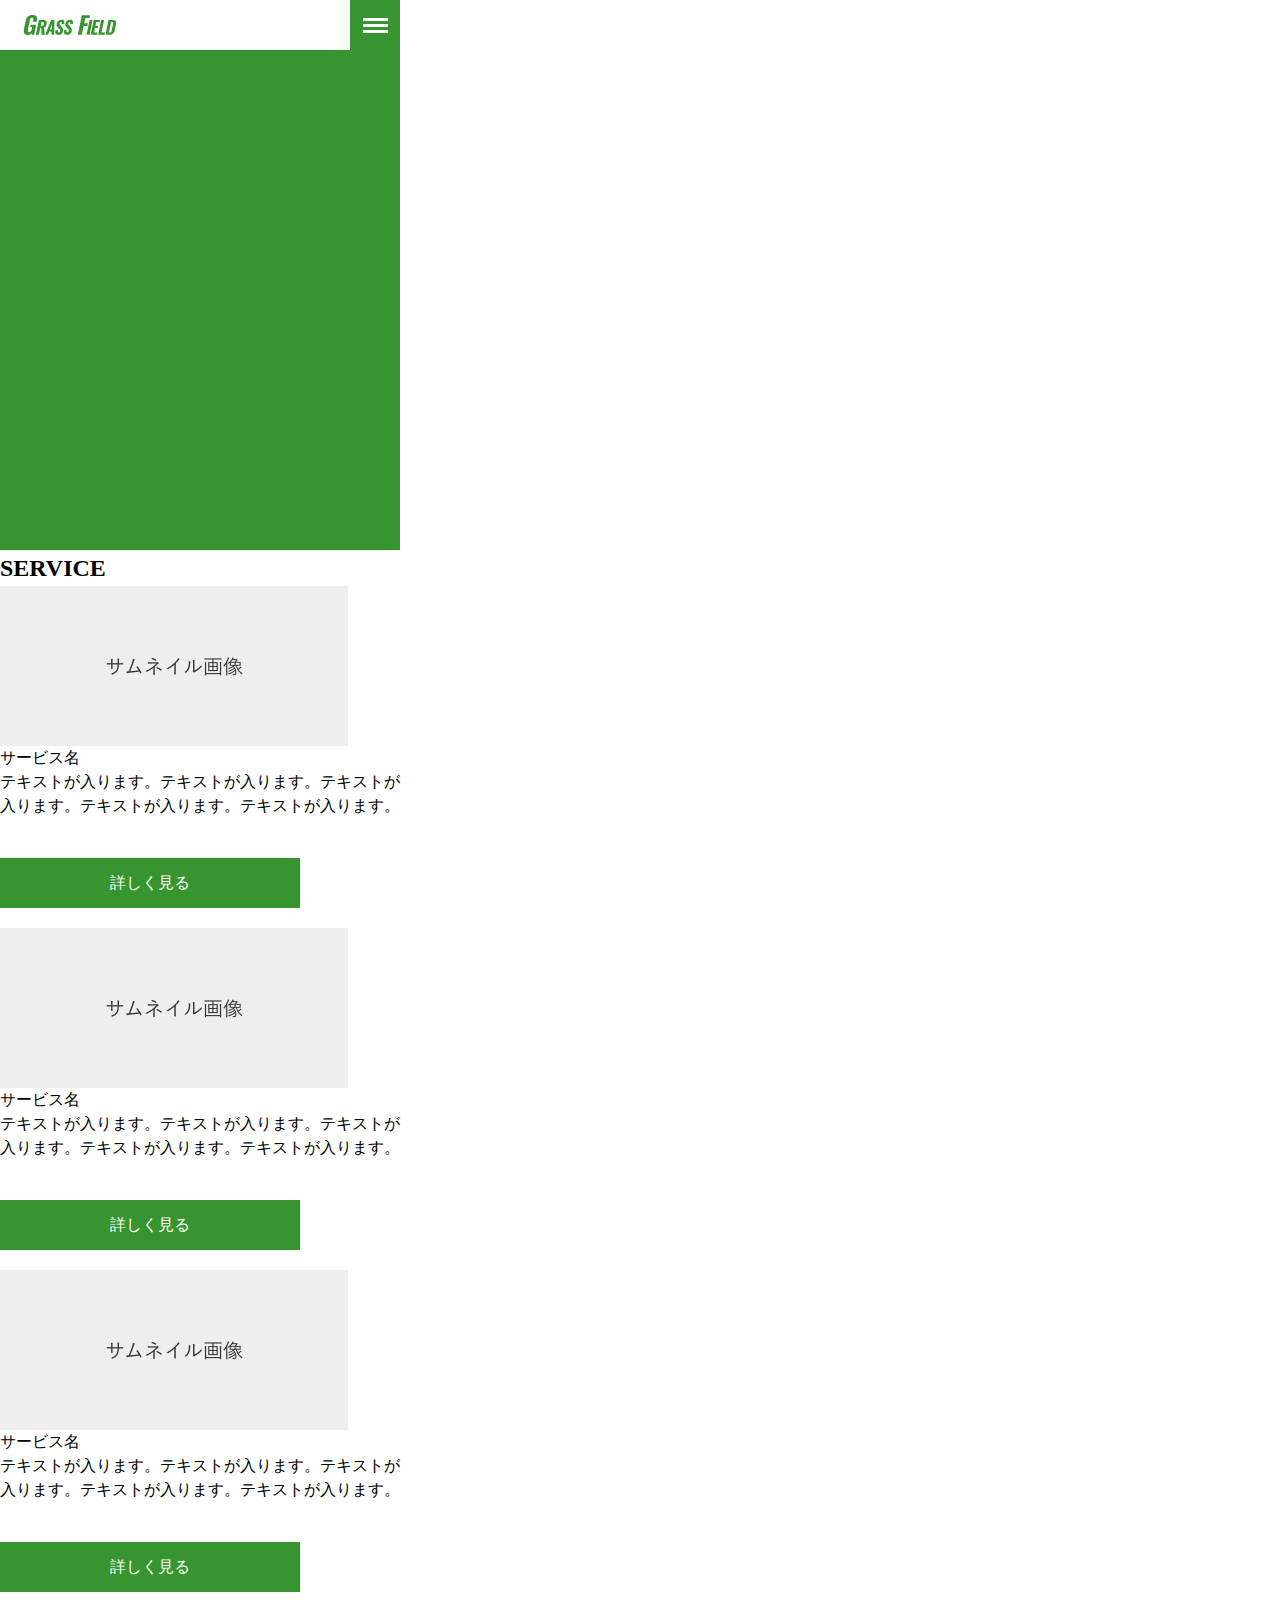
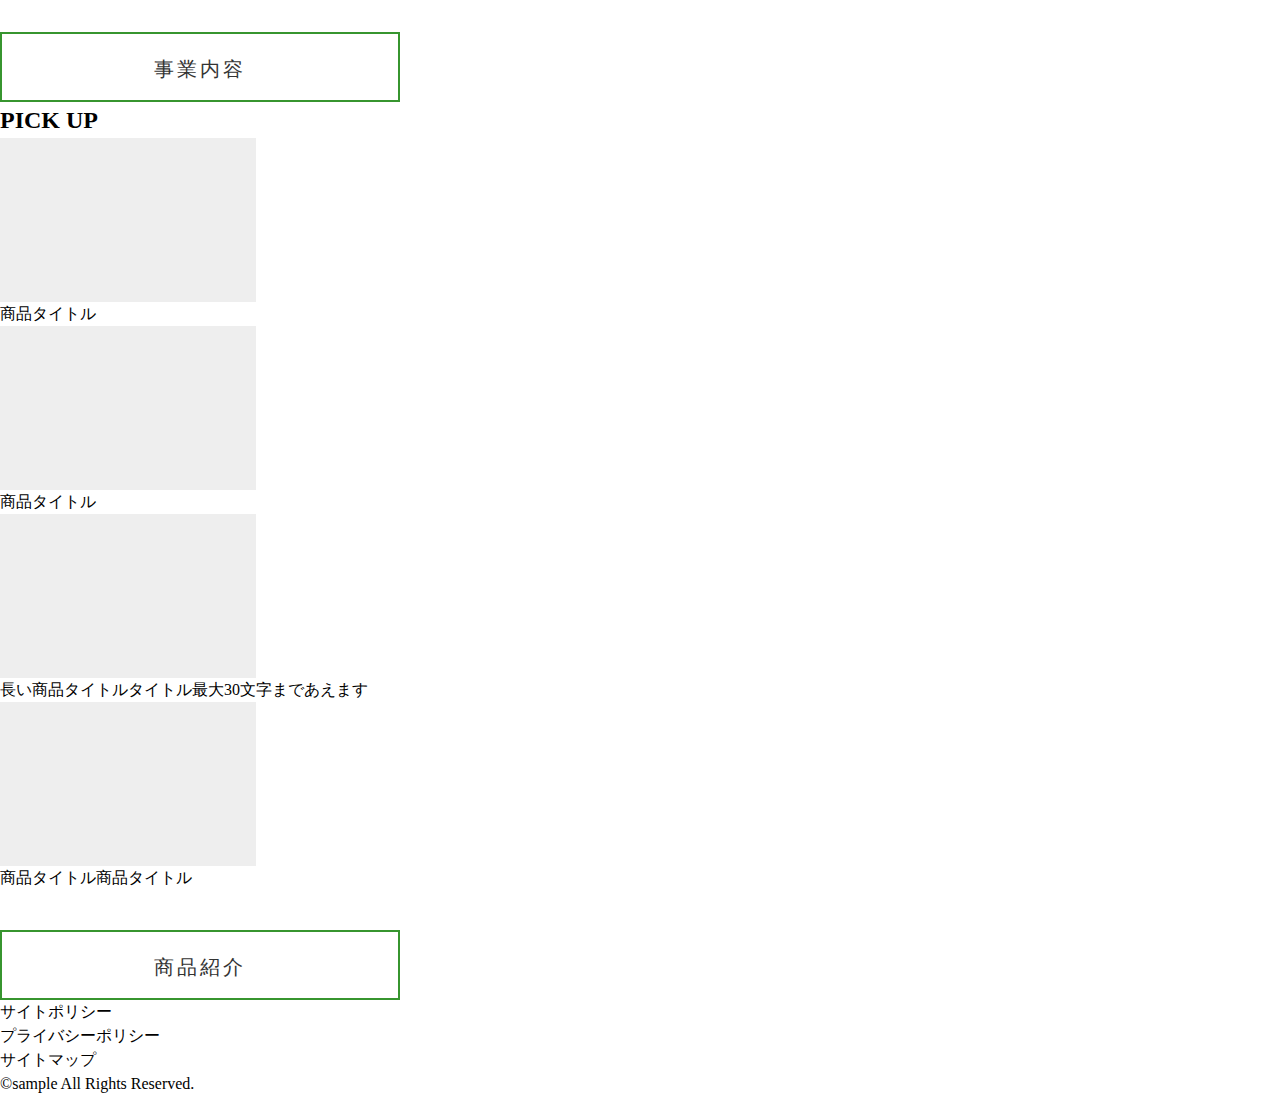
<file: Coding_Kyoukasho/EXERCISE/EXERCISE01/作業フォルダ/index.html>
<!DOCTYPE html>
<html lang="ja">
<head>
  <meta charset="UTF-8">
  <meta http-equiv="X-UA-Compatible" content="IE=edge">
  <meta name="viewport" content="width=device-width, initial-scale=1.0">
  <title>株式会社Grass Field</title>
  <meta name="description" content="株式会社Grass Fieldの公式Wウェブサイトです。">
  <link rel="stylesheet" href="css/reset.css">
  <link rel="stylesheet" href="css/common.css">
  <link rel="stylesheet" href="css/top.css">
  <link rel="preconnect" href="https://fonts.gstatic.com">
  <link href="https://fonts.googleapis.com/css2?family=Noto+Sans+JP:wght@400;500&family=Oswald:wght@500&display=swap" rel="stylesheet">
</head>
<body>
  <header class="header">
    <div class="header_container">
      <div class="header-logo">
        <img src="img/logo.svg" alt="ロゴ画像">
      </div>
      <div class="header-nav">
        <nav>
          <ul>
            <li>HOME</li>
            <li>事業内容</li>
            <li>商品紹介</li>
            <li>会社概要</li>
            <li>採用情報</li>
            <li>お問合わせ</li>

          </ul>
        </nav>
      </div>
      <div class="header-hambergar">
        <div class="spans">
          <span></span>
          <span></span>
          <span></span>

        </div>
      </div>
    </div>
  </header>

  <main class="main">
    <div class="main_container">
      <div class="main_visual">
        <div class="image"></div>
        <div class="catch"></div>
      </div>
      <div class="main_service">
        <h2>SERVICE</h2>

        <div class="service_item">
          <div class="service_image">
            <img src="img/dmy_thumb01.jpg" alt="">
          </div>
          <div class="service_text">
            <div class="title">サービス名</div>
            <div class="caption">テキストが入ります。テキストが入ります。テキストが入ります。テキストが入ります。テキストが入ります。</div>
          </div>
          <div class="service_button">
            <a href="#">
              <p>詳しく見る</p>
            </a>
          </div>
        </div>

        <div class="service_item">
          <div class="service_image">
            <img src="img/dmy_thumb01.jpg" alt="">
          </div>
          <div class="service_text">
            <div class="title">サービス名</div>
            <div class="caption">テキストが入ります。テキストが入ります。テキストが入ります。テキストが入ります。テキストが入ります。</div>
          </div>
          <div class="service_button">
            <a href="#">
              <p>詳しく見る</p>
            </a>
          </div>
        </div>

        <div class="service_item">
          <div class="service_image">
            <img src="img/dmy_thumb01.jpg" alt="">
          </div>
          <div class="service_text">
            <div class="title">サービス名</div>
            <div class="caption">テキストが入ります。テキストが入ります。テキストが入ります。テキストが入ります。テキストが入ります。</div>
          </div>
          <div class="service_button">
            <a href="#">
              <p>詳しく見る</p>
            </a>
          </div>
        </div>

        <div class="btn">
          <a href="#">
            <p>事業内容</p>
          </a>
        </div>

      </div>
      <div class="main_pickup">
        <h2>PICK UP</h2>

        <div class="pickup_item">
          <div class="pickup_image">
            <img src="img/dmy_thumb02.jpg" alt="">
          </div>
          <div class="pickup_title">
            <div class="yajirushi">

            </div>
            <p>商品タイトル</p>
          </div>
        </div>

        <div class="pickup_item">
          <div class="pickup_image">
            <img src="img/dmy_thumb02.jpg" alt="">
          </div>
          <div class="pickup_title">
            <div class="yajirushi">

            </div>
            <p>商品タイトル</p>
          </div>
        </div>

        <div class="pickup_item">
          <div class="pickup_image">
            <img src="img/dmy_thumb02.jpg" alt="">
          </div>
          <div class="pickup_title">
            <div class="yajirushi">

            </div>
            <p>長い商品タイトルタイトル最大30文字まであえます</p>
          </div>
        </div>

        <div class="pickup_item">
          <div class="pickup_image">
            <img src="img/dmy_thumb02.jpg" alt="">
          </div>
          <div class="pickup_title">
            <div class="yajirushi">

            </div>
            <p>商品タイトル商品タイトル</p>
          </div>
        </div>

        <div class="btn">
          <a href="#">
            <p>商品紹介</p>
          </a>
        </div>
        
      </div>
      
    </div>
    
  </main>
  <footer class="footer">
    <div class="footer_container">
      <div class="site-policy">サイトポリシー</div>
      <div class="privacy-policy">プライバシーポリシー</div>
      <div class="sitemap">サイトマップ</div>
    </div>
    <div class="copyright">©sample All Rights Reserved.</div>
  </footer>
</body>
</html>
</file>
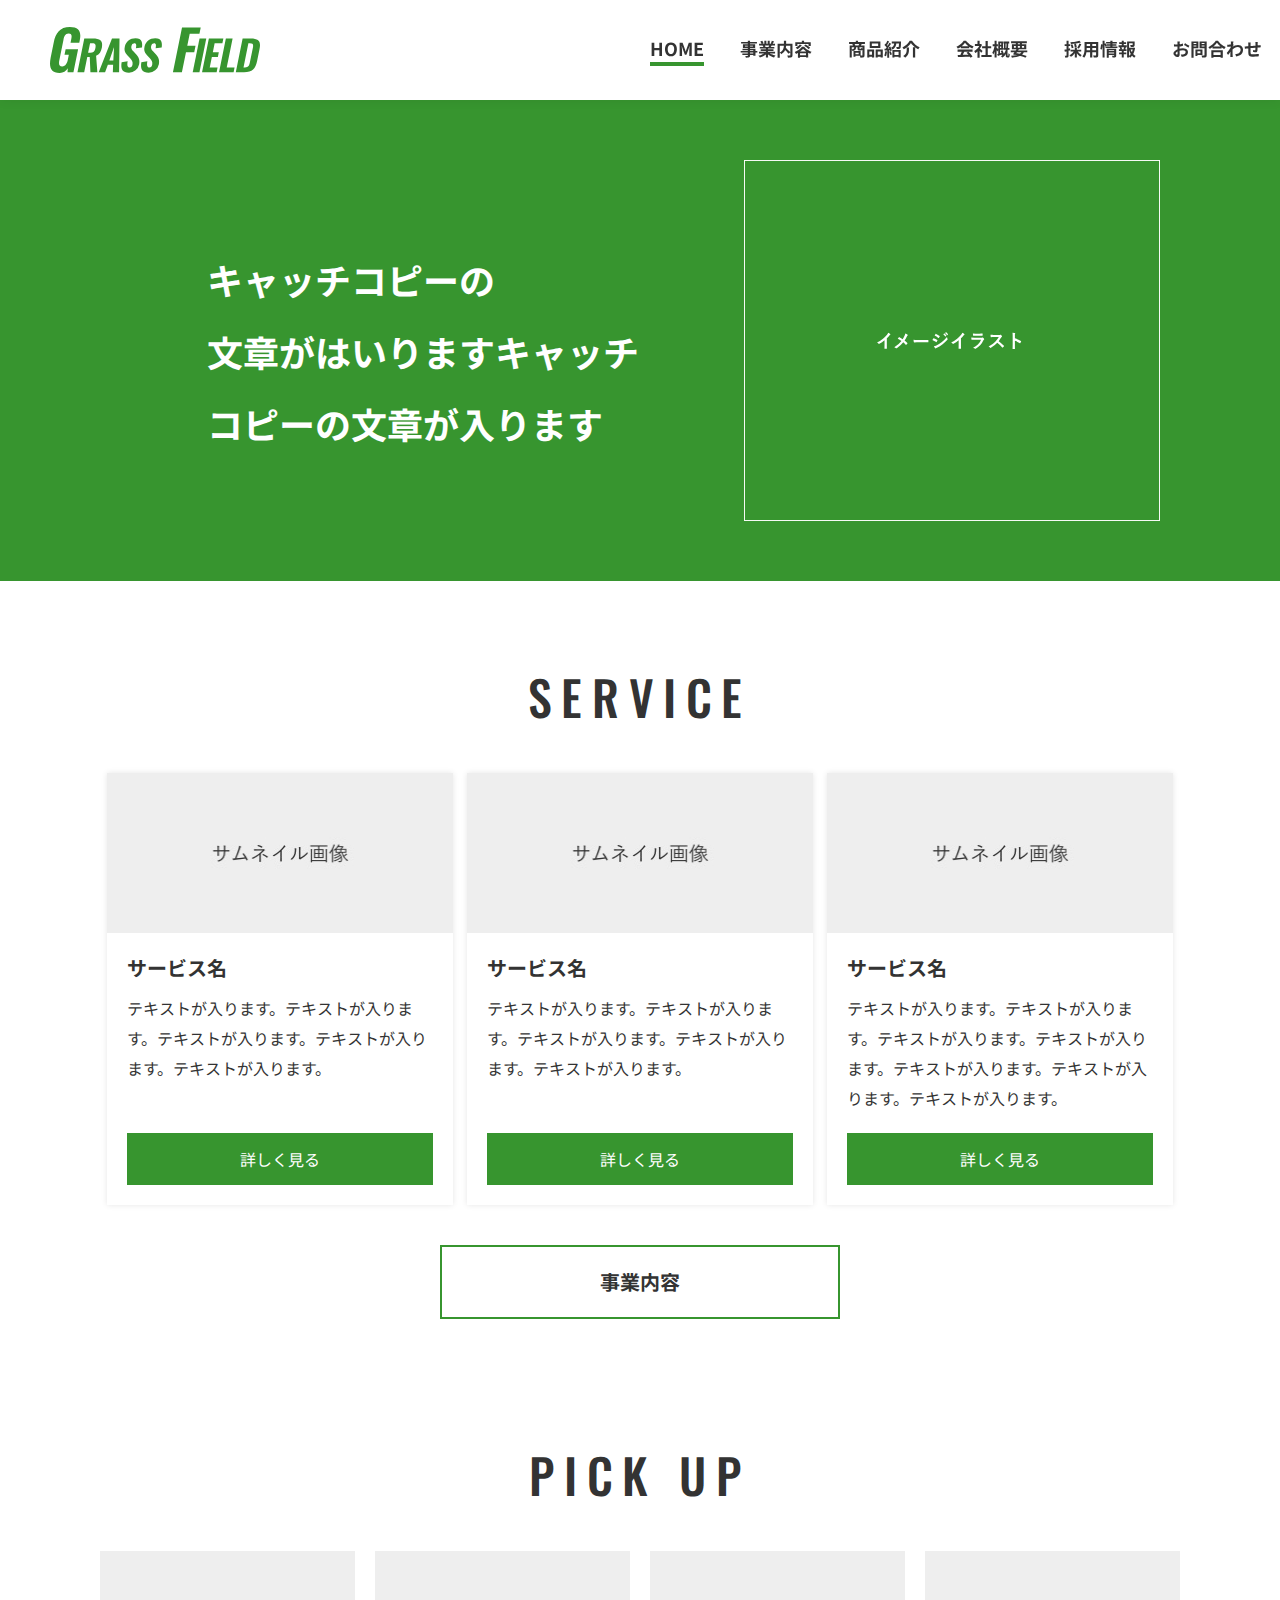
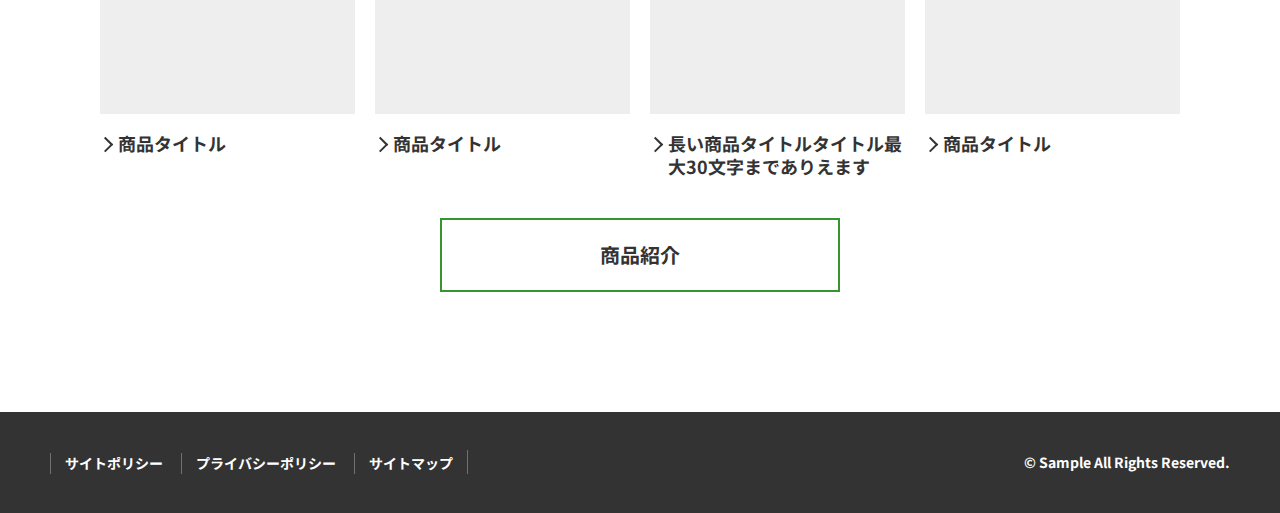
<file: Coding_Kyoukasho/EXERCISE/EXERCISE01/完成サンプル/index.html>
<!DOCTYPE html>
<html lang="ja">
<head>
  <meta charset="UTF-8">
  <meta http-equiv="X-UA-Compatible" content="IE=edge">
  <meta name="viewport" content="width=device-width, initial-scale=1.0">
  <title>株式会社Grass Field</title>
  <meta name="description" content="株式会社Grass Fieldの公式Wウェブサイトです。">
  <link rel="stylesheet" href="css/common.css">
  <link rel="stylesheet" href="css/top.css">
  <link rel="preconnect" href="https://fonts.gstatic.com">
  <link href="https://fonts.googleapis.com/css2?family=Noto+Sans+JP:wght@400;500&family=Oswald:wght@500&display=swap" rel="stylesheet">
</head>
<body>
  <header class="header">
    <h1 class="header__logo"><a href="/"><img src="img/logo.svg" alt="株式会社Grass Field"></a></h1>
    <button id="js-btnHamburger" class="hamburger"><span class="hamburger__line"></span></button>
    <nav class="gnav">
      <ul class="gnav__list">
        <li class="gnav__item"><a href="/" class="gnav__link _current">Home</a></li>
        <li class="gnav__item"><a href="/service/" class="gnav__link">事業内容</a></li>
        <li class="gnav__item"><a href="/products/" class="gnav__link">商品紹介</a></li>
        <li class="gnav__item"><a href="/company/" class="gnav__link">会社概要</a></li>
        <li class="gnav__item"><a href="/recruit/" class="gnav__link">採用情報</a></li>
        <li class="gnav__item"><a href="/contact/" class="gnav__link">お問合わせ</a></li>
      </ul>
    </nav>
  </header>
  <main class="mainContents">
    <div class="mainVisual">
      <div class="mainVisual__inner">
        <p class="mainVisual__catch">キャッチコピーの<br>文章がはいりますキャッチコピーの文章が入ります</p>
        <div class="mainVisual__image"><img src="img/mv_illust.svg" alt="イメージイラスト"></div>
      </div>
    </div>

    <div class="container">
      <section class="section">
        <h2 class="headingL">Service</h2>
        <ul class="serviceList">
          <li class="serviceList__item">
            <div class="serviceList__thumb"><img src="img/dmy_thumb01.jpg" srcset="img/dmy_thumb01@2x.jpg 2x" alt=""></div>
            <dl class="serviceList__data">
              <dt>サービス名</dt>
              <dd>テキストが入ります。テキストが入ります。テキストが入ります。テキストが入ります。テキストが入ります。</dd>
            </dl>
            <p class="serviceList__btn"><a href="#" class="buttonM">詳しく見る</a></p>
          </li>
          <li class="serviceList__item">
            <div class="serviceList__thumb"><img src="img/dmy_thumb01.jpg" srcset="img/dmy_thumb01@2x.jpg 2x" alt=""></div>
            <dl class="serviceList__data">
              <dt>サービス名</dt>
              <dd>テキストが入ります。テキストが入ります。テキストが入ります。テキストが入ります。テキストが入ります。</dd>
            </dl>
            <p class="serviceList__btn"><a href="#" class="buttonM">詳しく見る</a></p>
          </li>
          <li class="serviceList__item">
            <div class="serviceList__thumb"><img src="img/dmy_thumb01.jpg" srcset="img/dmy_thumb01@2x.jpg 2x" alt=""></div>
            <dl class="serviceList__data">
              <dt>サービス名</dt>
              <dd>テキストが入ります。テキストが入ります。テキストが入ります。テキストが入ります。テキストが入ります。テキストが入ります。テキストが入ります。</dd>
            </dl>
            <p class="serviceList__btn"><a href="#" class="buttonM">詳しく見る</a></p>
          </li>
        </ul>
        <p class="centerButton"><a href="./service/" class="buttonL">事業内容</a></p>
      </section>

      <section class="section">
        <h2 class="headingL">Pick up</h2>
        <ul class="pickupList">
          <li class="pickupList__item">
            <a href="#">
              <img src="img/dmy_thumb02.jpg" srcset="img/dmy_thumb02@2x.jpg 2x" alt="" class="pickupList__thumb">
              <p class="pickupList__title">商品タイトル</p>
            </a>
          </li>
          <li class="pickupList__item">
            <a href="#">
              <img src="img/dmy_thumb02.jpg" srcset="img/dmy_thumb02@2x.jpg 2x" alt="" class="pickupList__thumb">
              <p class="pickupList__title">商品タイトル</p>
            </a>
          </li>
          <li class="pickupList__item">
            <a href="#">
              <img src="img/dmy_thumb02.jpg" srcset="img/dmy_thumb02@2x.jpg 2x" alt="" class="pickupList__thumb">
              <p class="pickupList__title">長い商品タイトルタイトル最大30文字までありえます</p>
            </a>
          </li>
          <li class="pickupList__item">
            <a href="#">
              <img src="img/dmy_thumb02.jpg" srcset="img/dmy_thumb02@2x.jpg 2x" alt="" class="pickupList__thumb">
              <p class="pickupList__title">商品タイトル</p>
            </a>
          </li>
        </ul>
        <p class="centerButton"><a href="./products/" class="buttonL">商品紹介</a></p>
      </section>

    </div>
  </main>
  <footer class="footer">
    <ul class="footer__menu">
      <li><a href="#">サイトポリシー</a></li>
      <li><a href="#">プライバシーポリシー</a></li>
      <li><a href="#">サイトマップ</a></li>
    </ul>
    <p class="footer__copyright"><small lang="en">&copy; Sample All Rights Reserved.</small></p>
  </footer>
</body>
</html>
</file>
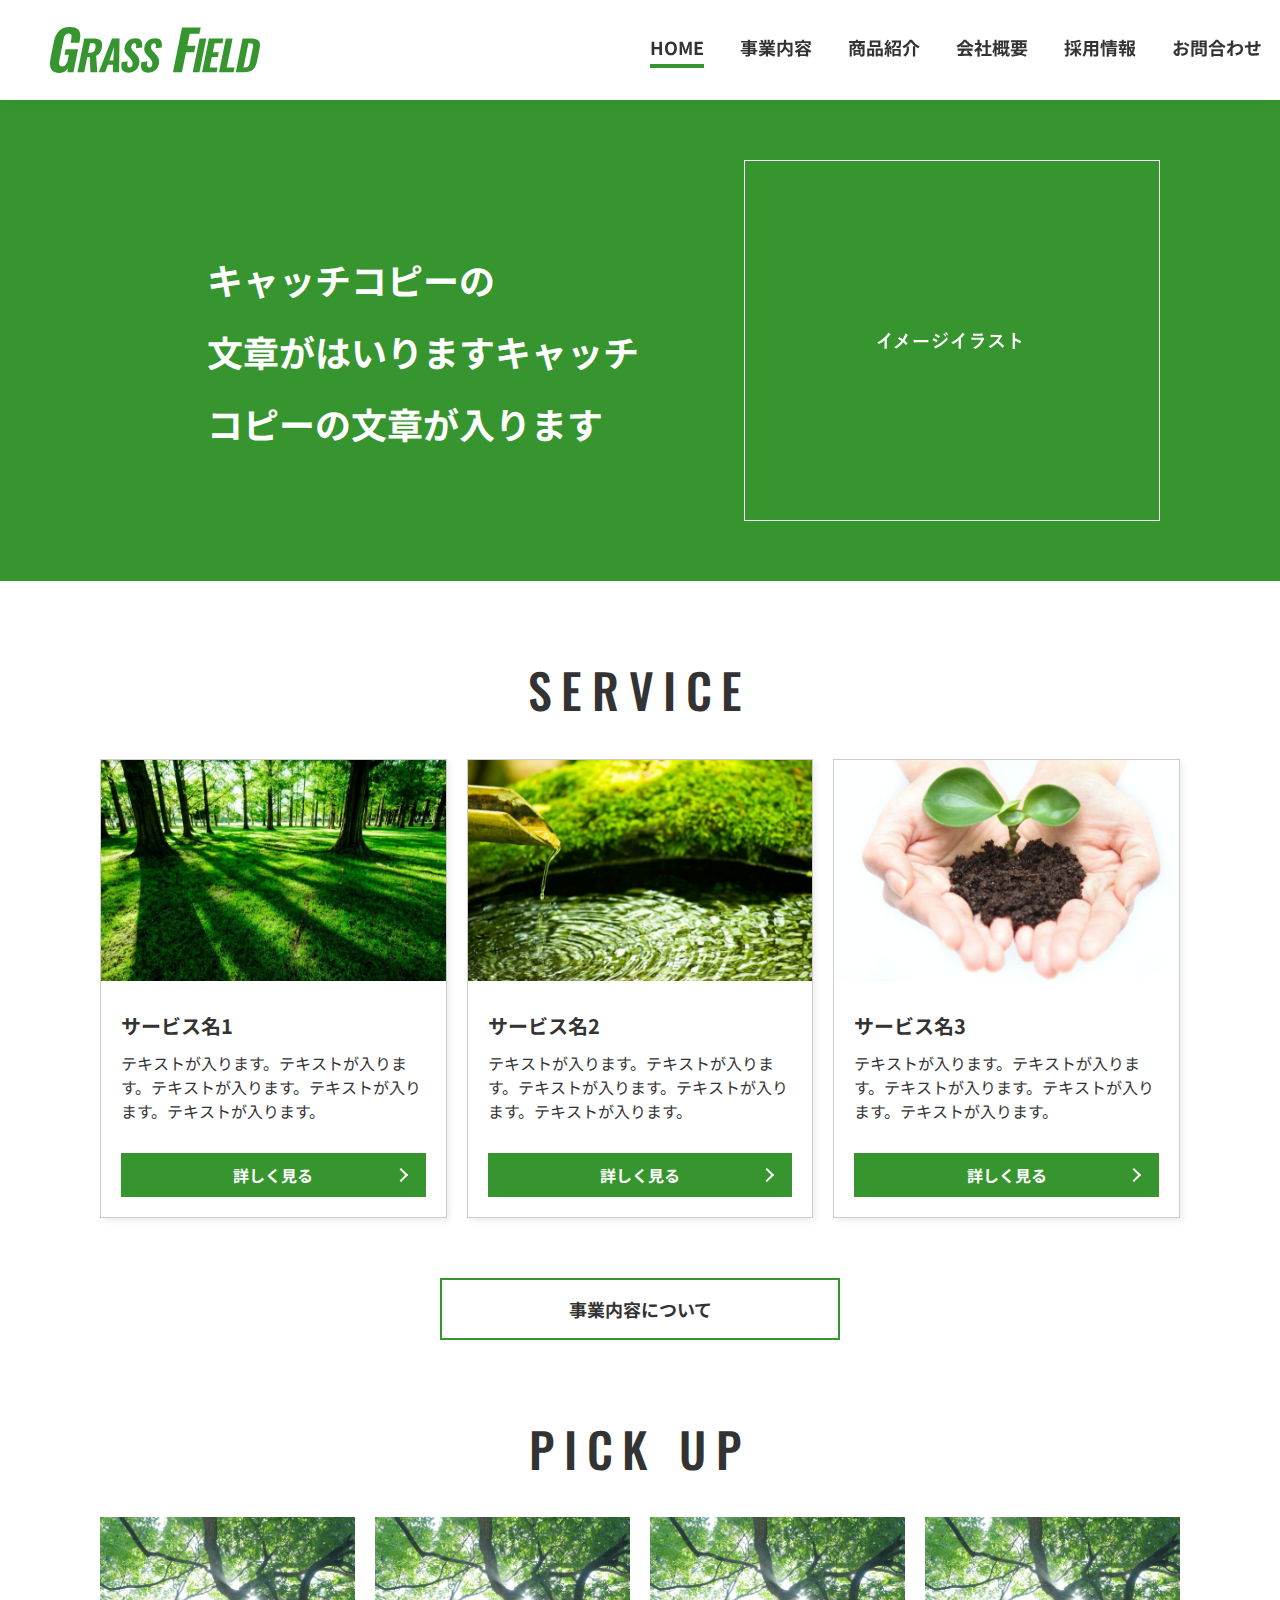
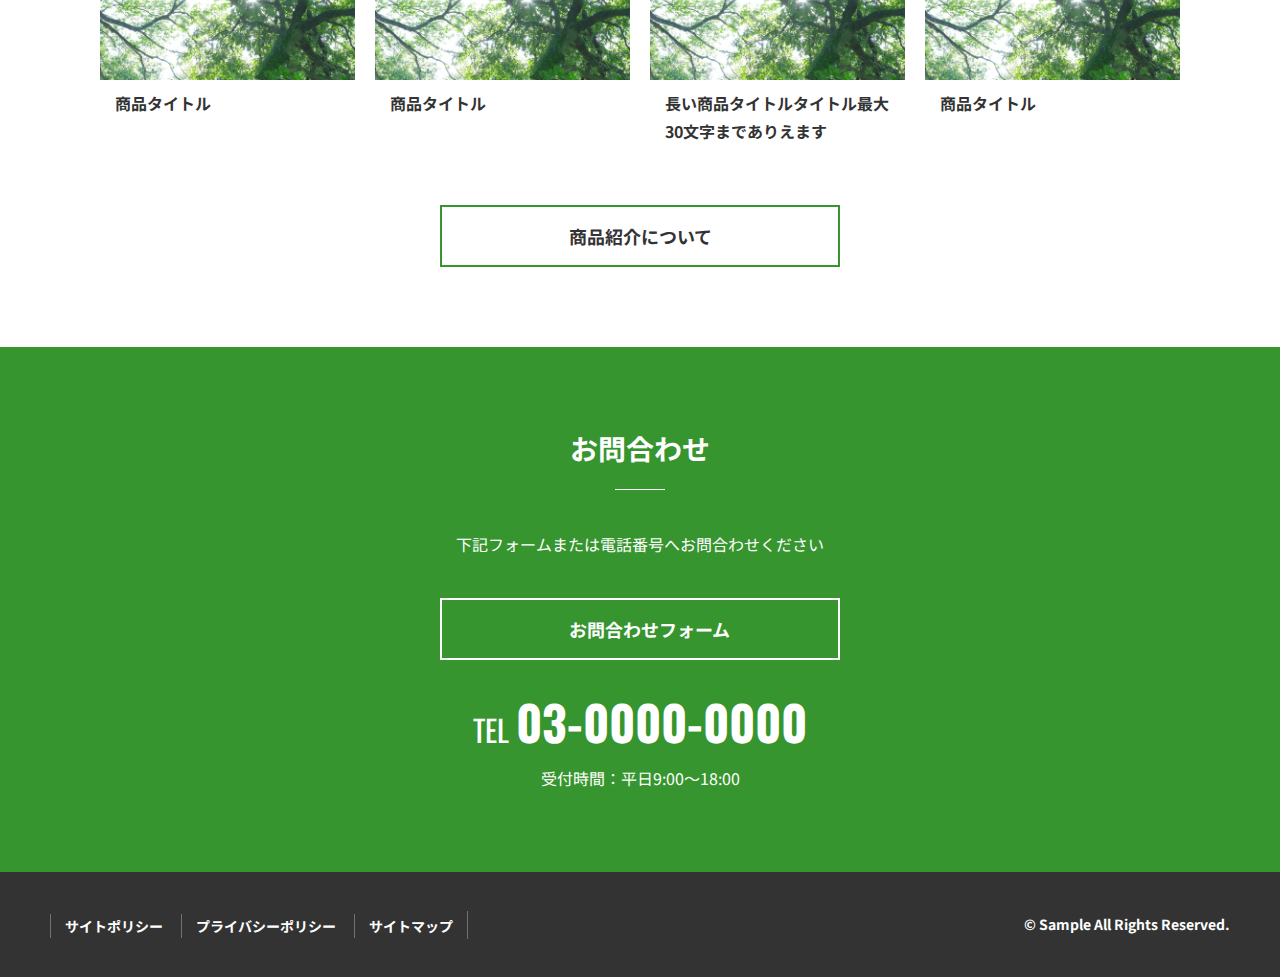
<file: Coding_Kyoukasho/EXERCISE/EXERCISE05/作業フォルダ/index.html>
<!DOCTYPE html>
<html lang="ja">
<head>
  <meta charset="UTF-8">
  <meta http-equiv="X-UA-Compatible" content="IE=edge">
  <meta name="viewport" content="width=device-width, initial-scale=1.0">
  <title>株式会社Grass Field</title>
  <meta name="description" content="株式会社Grass Fieldの公式Wウェブサイトです。">
  <link rel="stylesheet" href="css/common.css">
  <link rel="stylesheet" href="css/top.css">
  <link rel="preconnect" href="https://fonts.gstatic.com">
  <link href="https://fonts.googleapis.com/css2?family=Noto+Sans+JP:wght@400;500&family=Oswald:wght@500&display=swap" rel="stylesheet">
  <link rel="stylesheet" href="https://use.fontawesome.com/releases/v5.15.4/css/all.css" integrity="sha384-DyZ88mC6Up2uqS4h/KRgHuoeGwBcD4Ng9SiP4dIRy0EXTlnuz47vAwmeGwVChigm" crossorigin="anonymous">
  <script src="https://code.jquery.com/jquery-3.6.0.min.js" integrity="sha256-/xUj+3OJU5yExlq6GSYGSHk7tPXikynS7ogEvDej/m4=" crossorigin="anonymous"></script>
  <script src="js/script.js"></script>
</head>
<body>
  <header class="header">
    <h1 class="header__logo"><a href="/"><img src="img/logo.svg" alt="株式会社Grass Field"></a></h1>
    <button id="hamburger" class="hamburger">
      <span class="hamburger__line"></span>
    </button>
    <nav id="gnav" class="gnav">
      <ul class="gnav__list">
        <li class="gnav__item"><a href="/" class="gnav__link _current">Home</a></li>
        <li class="gnav__item"><a href="/service/" class="gnav__link">事業内容</a></li>
        <li class="gnav__item"><a href="/products/" class="gnav__link">商品紹介</a></li>
        <li class="gnav__item"><a href="/company/" class="gnav__link">会社概要</a></li>
        <li class="gnav__item"><a href="/recruit/" class="gnav__link">採用情報</a></li>
        <li class="gnav__item"><a href="/contact/" class="gnav__link">お問合わせ</a></li>
      </ul>
    </nav>
  </header>
  <main class="main-contents">
    <div class="main-visual">
      <div class="main-visual__inner">
        <p class="main-visual__catch">キャッチコピーの<br>文章がはいりますキャッチコピーの文章が入ります</p>
        <div class="main-visual__image"><img src="img/mv_illust.svg" alt="イメージイラスト"></div>
      </div>
    </div>

    <div class="container">
      <section class="section">
        <h2 class="heading-lv2-en section__title">
          <span class="heading-lv2-en__main">Service</span>
        </h2>
        <div class="grid grid--pc3col service-list">
          <article class="grid__item">
            <a href="#" class="card">
              <div class="card__image"><img src="img/ph_service01.jpg" alt=""></div>
              <div class="card__body">
                <h3 class="card__title">サービス名1</h3>
                <p class="card__text">テキストが入ります。テキストが入ります。テキストが入ります。テキストが入ります。テキストが入ります。</p>
                <p class="card__btn">詳しく見る</p>
              </div>
            </a>
          </article>
          <article class="grid__item">
            <a href="#" class="card">
              <div class="card__image"><img src="img/ph_service02.jpg" alt=""></div>
              <div class="card__body">
                <h3 class="card__title">サービス名2</h3>
                <p class="card__text">テキストが入ります。テキストが入ります。テキストが入ります。テキストが入ります。テキストが入ります。</p>
                <p class="card__btn">詳しく見る</p>
              </div>
            </a>
          </article>
          <article class="grid__item">
            <a href="#" class="card">
              <div class="card__image"><img src="img/ph_service03.jpg" alt=""></div>
              <div class="card__body">
                <h3 class="card__title">サービス名3</h3>
                <p class="card__text">テキストが入ります。テキストが入ります。テキストが入ります。テキストが入ります。テキストが入ります。</p>
                <p class="card__btn">詳しく見る</p>
              </div>
            </a>
          </article>
        </div>
        <p class="button-center section__button"><a href="./service/" class="button button--outline button--lg">事業内容について</a></p>
      </section>

      <section class="section">
        <h2 class="heading-lv2-en section__title">
          <span class="heading-lv2-en__main">Pick up</span>
        </h2>
        <ul class="grid grid--pc4col pickup-list">
          <li class="grid__item">
            <a href="#" class="item">
              <div class="item__image"><img src="img/ph_dmy01.jpg" alt=""></div>
              <p class="item__caption"><i class="fas fa-chevron-right"></i>商品タイトル</p>
            </a>
          </li>
          <li class="grid__item">
            <a href="#" class="item">
              <div class="item__image"><img src="img/ph_dmy01.jpg" alt=""></div>
              <p class="item__caption"><i class="fas fa-chevron-right"></i>商品タイトル</p>
            </a>
          </li>
          <li class="grid__item">
            <a href="#" class="item">
              <div class="item__image"><img src="img/ph_dmy01.jpg" alt=""></div>
              <p class="item__caption"><i class="fas fa-chevron-right"></i>長い商品タイトルタイトル最大30文字までありえます</p>
            </a>
          </li>
          <li class="grid__item">
            <a href="#" class="item">
              <div class="item__image"><img src="img/ph_dmy01.jpg" alt=""></div>
              <p class="item__caption"><i class="fas fa-chevron-right"></i>商品タイトル</p>
            </a>
          </li>
        </ul>
        
        <p class="button-center section__button"><a href="./products/" class="button button--outline button--lg">商品紹介について</a></p>
      </section>

    </div>
  </main>
  <aside class="cv-area">
    <div class="container">
      <h2 class="heading-lv3 heading-lv3--center heading-lv3--white cv-area__title">お問合わせ</h2>
      <p class="cv-area__txt">下記フォームまたは電話番号へお問合わせください</p>
      <p class="cv-area__btn"><a href="/contact/" class="button button--lg button--ghost"><i class="fas fa-envelope"></i>お問合わせフォーム</a></p>
      <p class="cv-area__tel"><span>TEL </span><a href="tel:03-0000-0000">03-0000-0000</a></p>
      <p class="cv-area__biztime">受付時間：平日9:00〜18:00</p>
    </div>
  </aside>
  <footer class="footer">
    <ul class="footer__menu">
      <li><a href="#">サイトポリシー</a></li>
      <li><a href="#">プライバシーポリシー</a></li>
      <li><a href="#">サイトマップ</a></li>
    </ul>
    <p class="footer__copyright"><small lang="en">&copy; Sample All Rights Reserved.</small></p>
  </footer>
</body>
</html>
</file>
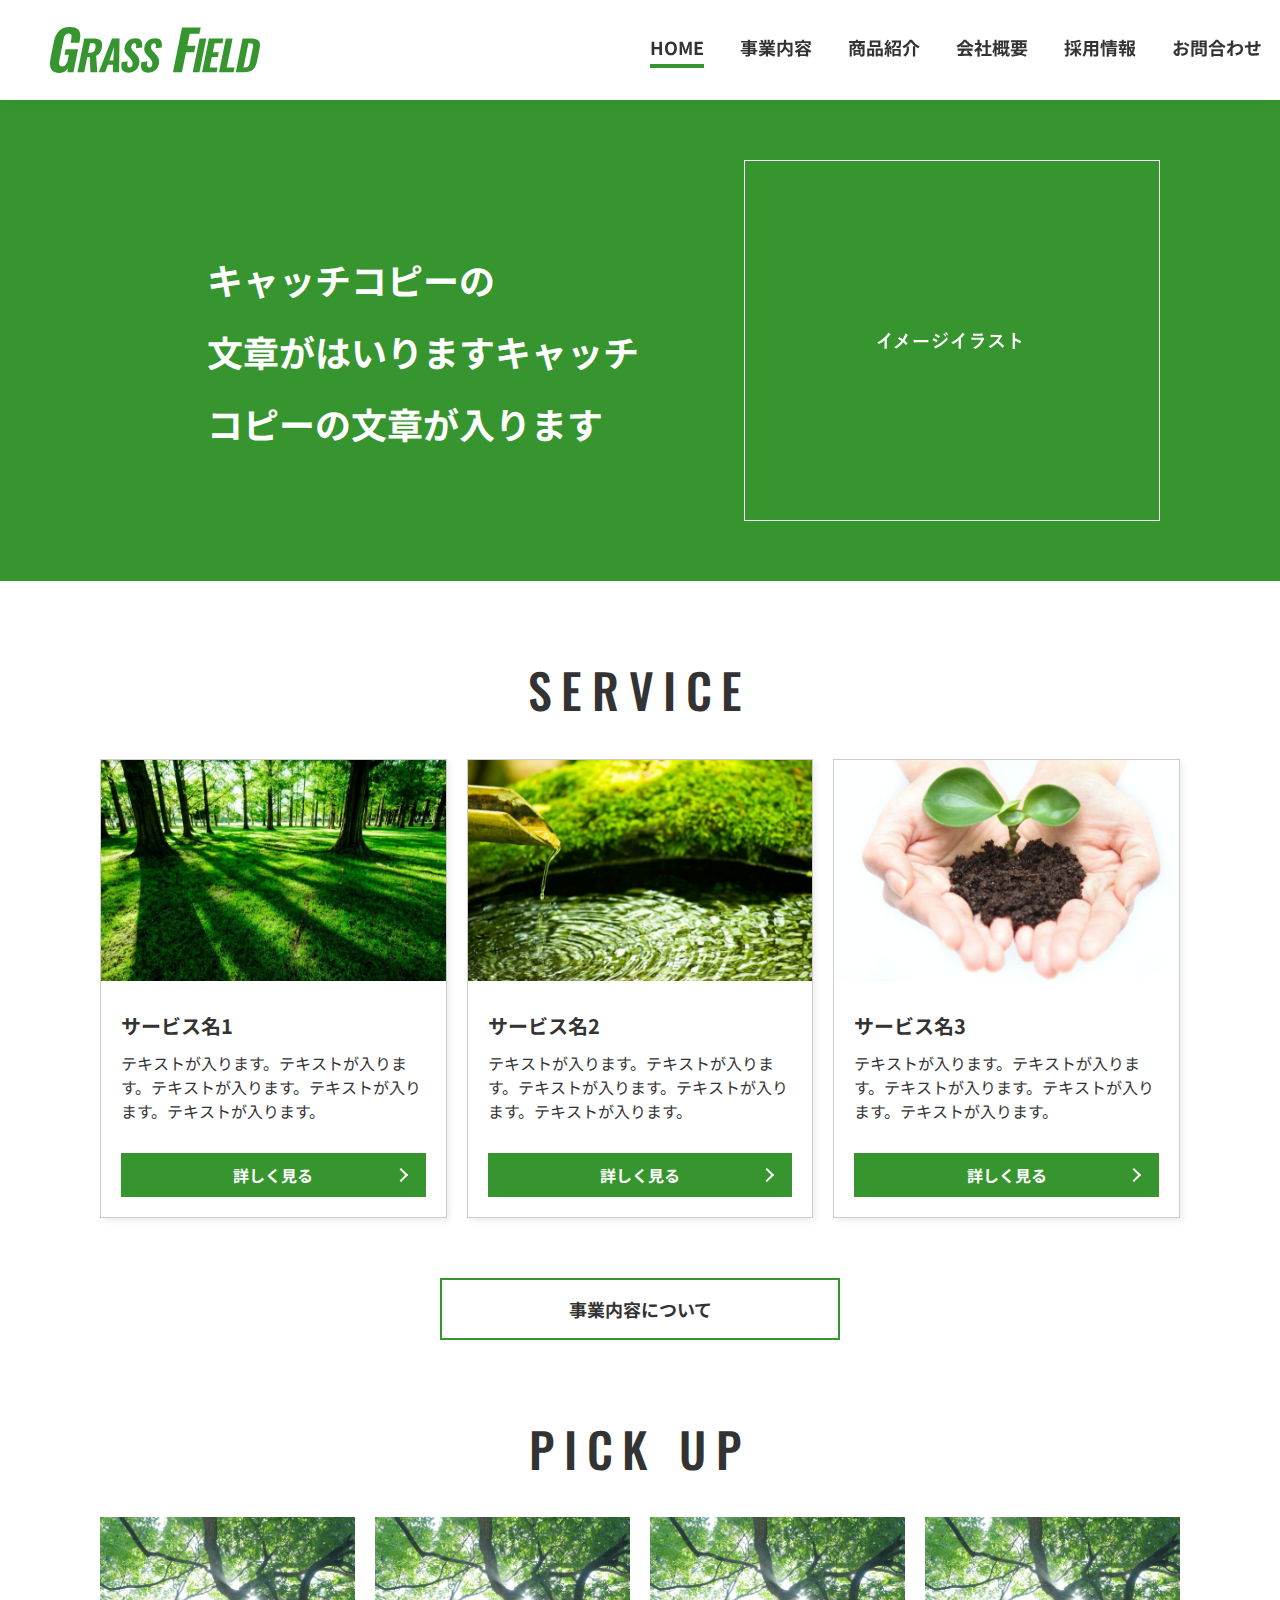
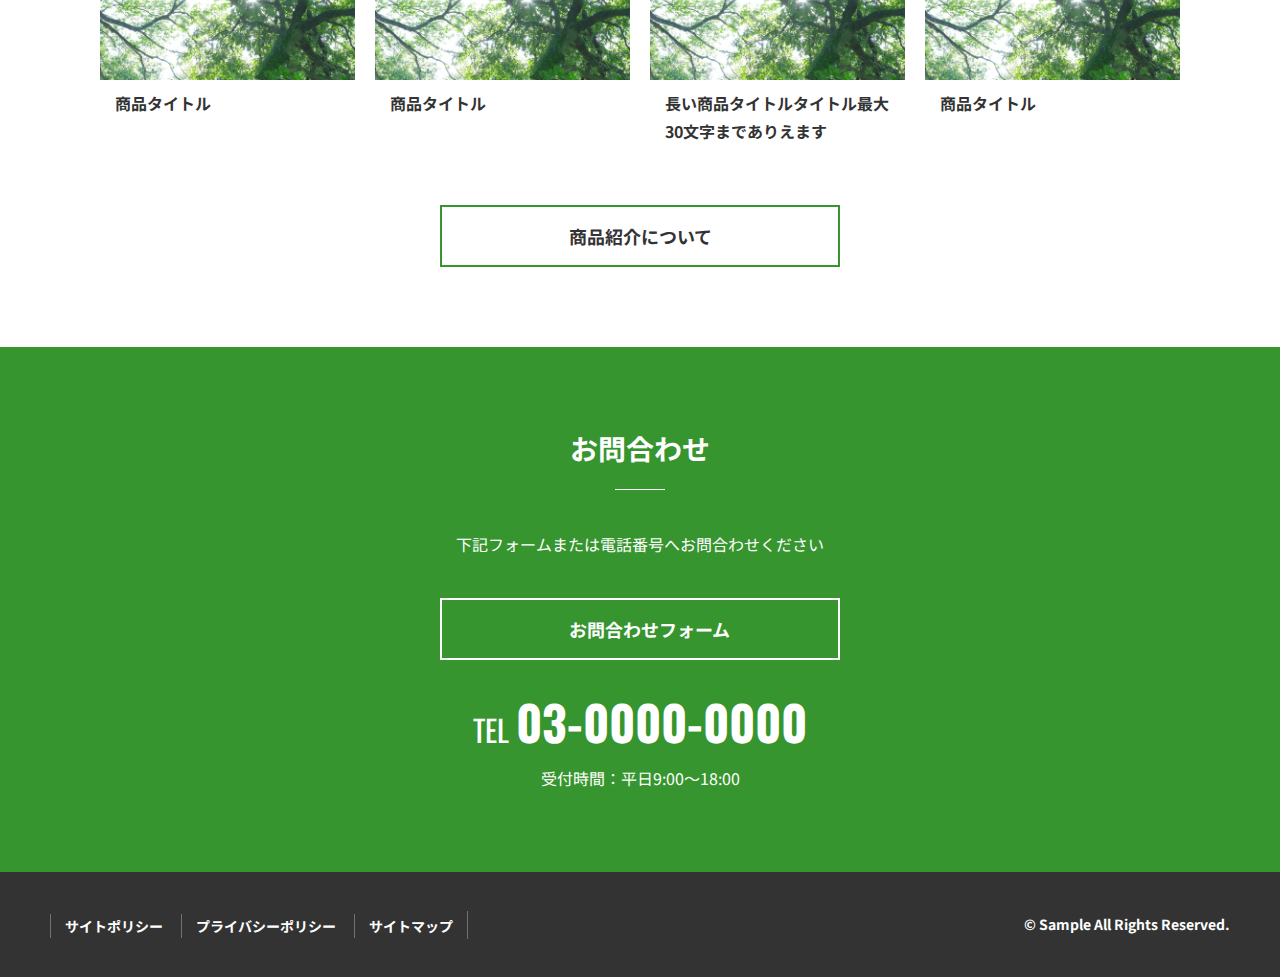
<file: Coding_Kyoukasho/EXERCISE/EXERCISE05/完成サンプル/index.html>
<!DOCTYPE html>
<html lang="ja">
<head>
  <meta charset="UTF-8">
  <meta http-equiv="X-UA-Compatible" content="IE=edge">
  <meta name="viewport" content="width=device-width, initial-scale=1.0">
  <title>株式会社Grass Field</title>
  <meta name="description" content="株式会社Grass Fieldの公式Wウェブサイトです。">
  <link rel="stylesheet" href="css/common.css">
  <link rel="stylesheet" href="css/top.css">
  <link rel="preconnect" href="https://fonts.gstatic.com">
  <link href="https://fonts.googleapis.com/css2?family=Noto+Sans+JP:wght@400;500&family=Oswald:wght@500&display=swap" rel="stylesheet">
  <link rel="stylesheet" href="https://use.fontawesome.com/releases/v5.15.4/css/all.css" integrity="sha384-DyZ88mC6Up2uqS4h/KRgHuoeGwBcD4Ng9SiP4dIRy0EXTlnuz47vAwmeGwVChigm" crossorigin="anonymous">
  <script src="https://code.jquery.com/jquery-3.6.0.min.js" integrity="sha256-/xUj+3OJU5yExlq6GSYGSHk7tPXikynS7ogEvDej/m4=" crossorigin="anonymous"></script>
  <script src="js/script.js"></script>
</head>
<body>
  <!-- ①ロール属性：暗黙のロールを持つHTML要素を使用しているため、role属性の追加はしない-->
  <header class="header">
    <h1 class="header__logo"><a href="/"><img src="img/logo.svg" alt="株式会社Grass Field"></a></h1>
    <!-- ②アクセシブルな名前：名前が必須のbutton要素に明示的なラベルがないのでaria-labelを付与（開く／閉じるはJSで変更）-->
    <!-- ⑥動的要素の状態：操作対象であるグロナビをaria-controlesで指定、開閉の初期状態をaria-expandedで指定-->
    <button id="hamburger" class="hamburger" aria-label="メニューを開く" aria-controls="gnav" aria-expanded="false">
      <!-- ②アクセシブルな名前,④装飾的要素：今回はbutton要素自体にaria-labelを付与しているのでラインの方は隠す -->
      <span class="hamburger__line" aria-hidden="true"></span>
    </button>
    <!-- ②アクセシブルな名前：下層にはnav要素でパンくずがあるので、aria-labelでナビゲーション名を明示 -->
    <!-- ⑥動的要素の状態：自身の開閉状態をaria-hiddenで示すが、SPレイアウトの場合のみなのでHTMLではなくJSで動的に付与 -->
    <nav id="gnav" class="gnav" aria-label="メインメニュー">
      <ul class="gnav__list">
        <!-- ⑤ナビゲーションの現在位置：aria-current="page"で現在のページ位置を明示 -->
        <li class="gnav__item"><a href="/" class="gnav__link" aria-current="page">Home</a></li>
        <li class="gnav__item"><a href="/service/" class="gnav__link">事業内容</a></li>
        <li class="gnav__item"><a href="/products/" class="gnav__link">商品紹介</a></li>
        <li class="gnav__item"><a href="/company/" class="gnav__link">会社概要</a></li>
        <li class="gnav__item"><a href="/recruit/" class="gnav__link">採用情報</a></li>
        <li class="gnav__item"><a href="/contact/" class="gnav__link">お問合わせ</a></li>
      </ul>
    </nav>
  </header>

  <!-- ①ロール属性：main要素には暗黙のロールがあるので本来role属性は不要だが、IEを対象とするならrole="main"を付与する必要がある -->
  <main class="main-contents">
    <div class="main-visual">
      <div class="main-visual__inner">
        <p class="main-visual__catch">キャッチコピーの<br>文章がはいりますキャッチコピーの文章が入ります</p>
        <div class="main-visual__image"><img src="img/mv_illust.svg" alt="イメージイラスト"></div>
      </div>
    </div>

    <div class="container">
      <section class="section">
        <h2 class="heading-lv2-en section__title">
          <span class="heading-lv2-en__main">Service</span>
        </h2>
        <div class="grid grid--pc3col service-list">
          <!-- ③読み上げ順：セクション要素（セクショニング・コンテンツ）は見出しから始まるべきなのでサムネイル画像を後ろに移動-->
          <article class="grid__item">
            <a href="#" class="card">
              <div class="card__body">
                <h3 class="card__title">サービス名1</h3>
                <p class="card__text">テキストが入ります。テキストが入ります。テキストが入ります。テキストが入ります。テキストが入ります。</p>
                <p class="card__btn">詳しく見る</p>
              </div>
              <!-- ④装飾要素の読み上げ：このボタンの矢印は疑似要素のcontent=""でもともと読み上げ対象でないので何もしない -->
              <div class="card__image"><img src="img/ph_service01.jpg" alt=""></div>
            </a>
          </article>
          <article class="grid__item">
            <a href="#" class="card">
              <div class="card__body">
                <h3 class="card__title">サービス名2</h3>
                <p class="card__text">テキストが入ります。テキストが入ります。テキストが入ります。テキストが入ります。テキストが入ります。</p>
                <p class="card__btn">詳しく見る</p>
              </div>
              <div class="card__image"><img src="img/ph_service02.jpg" alt=""></div>
            </a>
          </article>
          <article class="grid__item">
            <a href="#" class="card">
              <div class="card__body">
                <h3 class="card__title">サービス名3</h3>
                <p class="card__text">テキストが入ります。テキストが入ります。テキストが入ります。テキストが入ります。テキストが入ります。</p>
                <p class="card__btn">詳しく見る</p>
              </div>
              <div class="card__image"><img src="img/ph_service03.jpg" alt=""></div>
            </a>
          </article>
        </div>
        <p class="button-center section__button"><a href="./service/" class="button button--outline button--lg">事業内容について</a></p>
      </section>

      <section class="section">
        <h2 class="heading-lv2-en section__title">
          <span class="heading-lv2-en__main">Pick up</span>
        </h2>
        <ul class="grid grid--pc4col pickup-list">
          <li class="grid__item">
            <a href="#" class="item">
              <div class="item__image"><img src="img/ph_dmy01.jpg" alt=""></div>
              <!-- ④装飾要素の読み上げ：アイコンフォントが読み上げられないようにaria-hiddenで隠す -->
              <p class="item__caption"><i class="fas fa-chevron-right" aria-hidden="true"></i>商品タイトル</p>
            </a>
          </li>
          <li class="grid__item">
            <a href="#" class="item">
              <div class="item__image"><img src="img/ph_dmy01.jpg" alt=""></div>
              <p class="item__caption"><i class="fas fa-chevron-right" aria-hidden="true"></i>商品タイトル</p>
            </a>
          </li>
          <li class="grid__item">
            <a href="#" class="item">
              <div class="item__image"><img src="img/ph_dmy01.jpg" alt=""></div>
              <p class="item__caption"><i class="fas fa-chevron-right" aria-hidden="true"></i>長い商品タイトルタイトル最大30文字までありえます</p>
            </a>
          </li>
          <li class="grid__item">
            <a href="#" class="item">
              <div class="item__image"><img src="img/ph_dmy01.jpg" alt=""></div>
              <p class="item__caption"><i class="fas fa-chevron-right" aria-hidden="true"></i>商品タイトル</p>
            </a>
          </li>
        </ul>
        
        <p class="button-center section__button"><a href="./products/" class="button button--outline button--lg">商品紹介について</a></p>
      </section>

    </div>
  </main>
  <aside class="cv-area">
    <div class="container">
      <h2 class="heading-lv3 heading-lv3--center heading-lv3--white cv-area__title">お問合わせ</h2>
      <p class="cv-area__txt">下記フォームまたは電話番号へお問合わせください</p>
      <p class="cv-area__btn">
        <a href="/contact/" class="button button--lg button--ghost">
          <!-- ④装飾要素の読み上げ：アイコンフォントが読み上げられないようにaria-hiddenで隠す -->
          <i class="fas fa-envelope" aria-hidden="true"></i>お問合わせフォーム
        </a>
      </p>
      <p class="cv-area__tel"><span>TEL </span><a href="tel:03-0000-0000">03-0000-0000</a></p>
      <p class="cv-area__biztime">受付時間：平日9:00〜18:00</p>
    </div>
  </aside>
  <footer class="footer">
    <ul class="footer__menu">
      <li><a href="#">サイトポリシー</a></li>
      <li><a href="#">プライバシーポリシー</a></li>
      <li><a href="#">サイトマップ</a></li>
    </ul>
    <p class="footer__copyright"><small lang="en">&copy; Sample All Rights Reserved.</small></p>
  </footer>
</body>
</html>
</file>
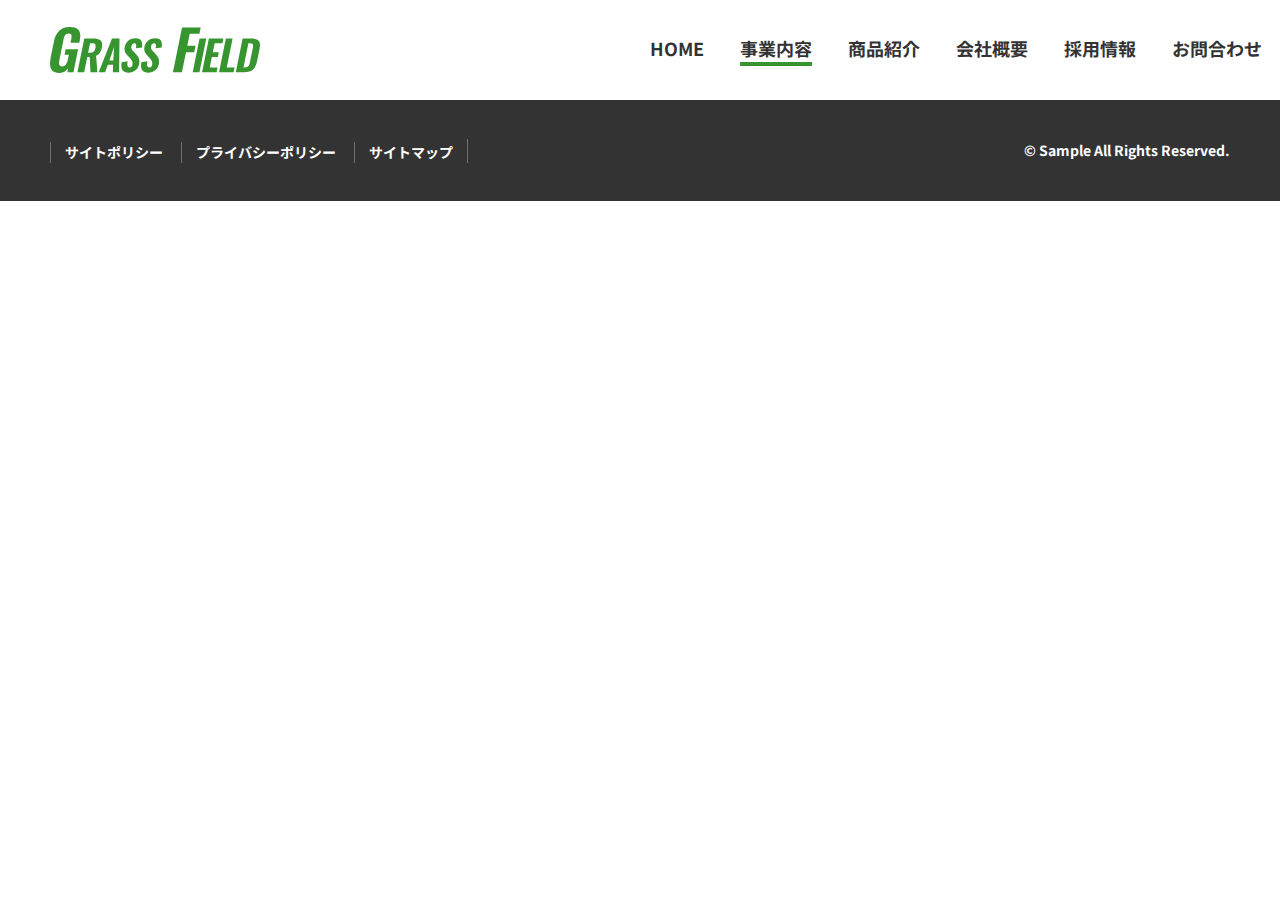
<file: Coding_Kyoukasho/EXERCISE/EXERCISE02/作業フォルダ/service/index.html>
<!DOCTYPE html>
<html lang="ja">
<head>
  <meta charset="UTF-8">
  <meta http-equiv="X-UA-Compatible" content="IE=edge">
  <meta name="viewport" content="width=device-width, initial-scale=1.0">
  <title>事業内容 | 株式会社Grass Field</title>
  <meta name="description" content="株式会社Grass Fieldの事業内容のページです">
  <link rel="stylesheet" href="../css/common.css">
  <link rel="stylesheet" href="../css/service.css">
  <link rel="preconnect" href="https://fonts.gstatic.com">
  <link href="https://fonts.googleapis.com/css2?family=Noto+Sans+JP:wght@400;500&family=Oswald:wght@500&display=swap" rel="stylesheet">
</head>
<body>
  <header class="header">
    <p class="header__logo"><a href="/"><img src="../img/logo.svg" alt="株式会社Grass Field"></a></p>
    <button id="js-btnHamburger" class="hamburger"><span class="hamburger__line"></span></button>
    <nav class="gnav">
      <ul class="gnav__list">
        <li class="gnav__item"><a href="/" class="gnav__link">Home</a></li>
        <li class="gnav__item"><a href="/service/" class="gnav__link _current">事業内容</a></li>
        <li class="gnav__item"><a href="/products/" class="gnav__link">商品紹介</a></li>
        <li class="gnav__item"><a href="/company/" class="gnav__link">会社概要</a></li>
        <li class="gnav__item"><a href="/recruit/" class="gnav__link">採用情報</a></li>
        <li class="gnav__item"><a href="/contact/" class="gnav__link">お問合わせ</a></li>
      </ul>
    </nav>
  </header>
  <main class="mainContents">

  </main>
  <footer class="footer">
    <ul class="footer__menu">
      <li><a href="#">サイトポリシー</a></li>
      <li><a href="#">プライバシーポリシー</a></li>
      <li><a href="#">サイトマップ</a></li>
    </ul>
    <p class="footer__copyright"><small lang="en">&copy; Sample All Rights Reserved.</small></p>
  </footer>
</body>
</html>
</file>
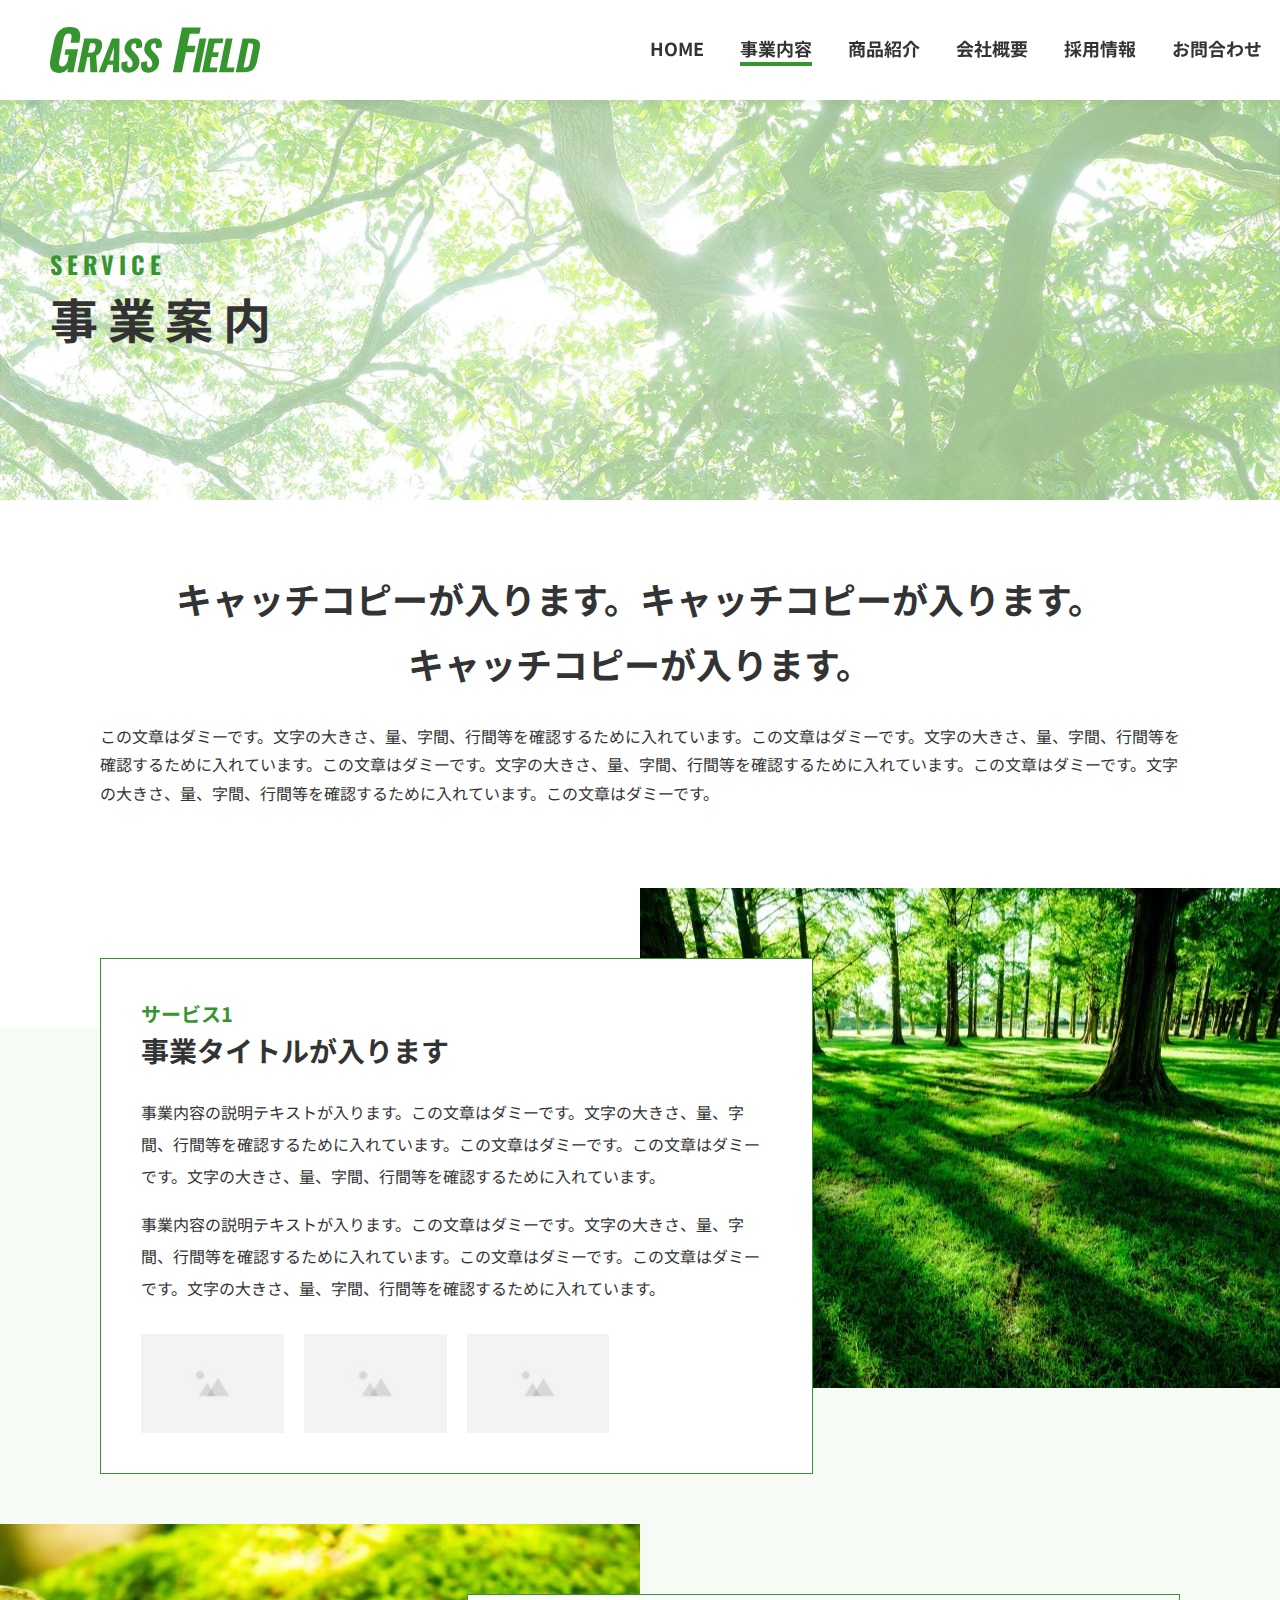
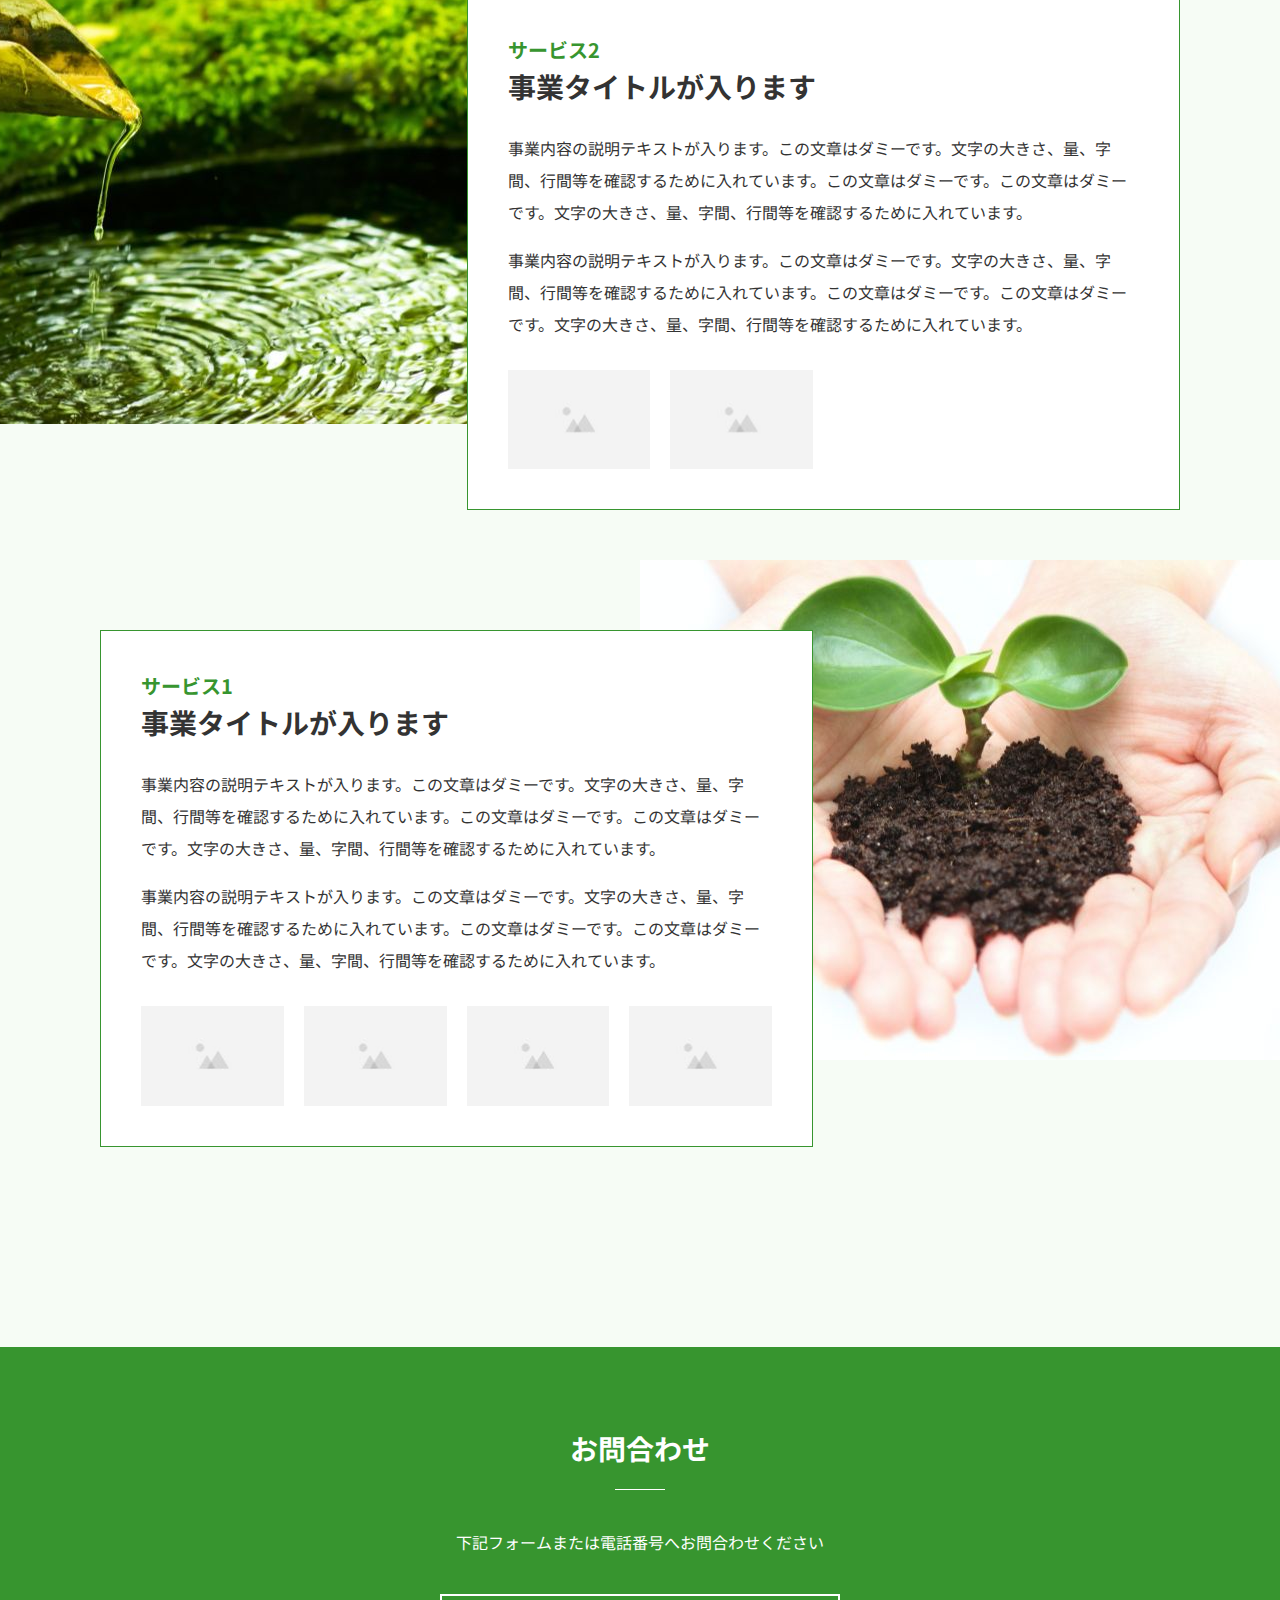
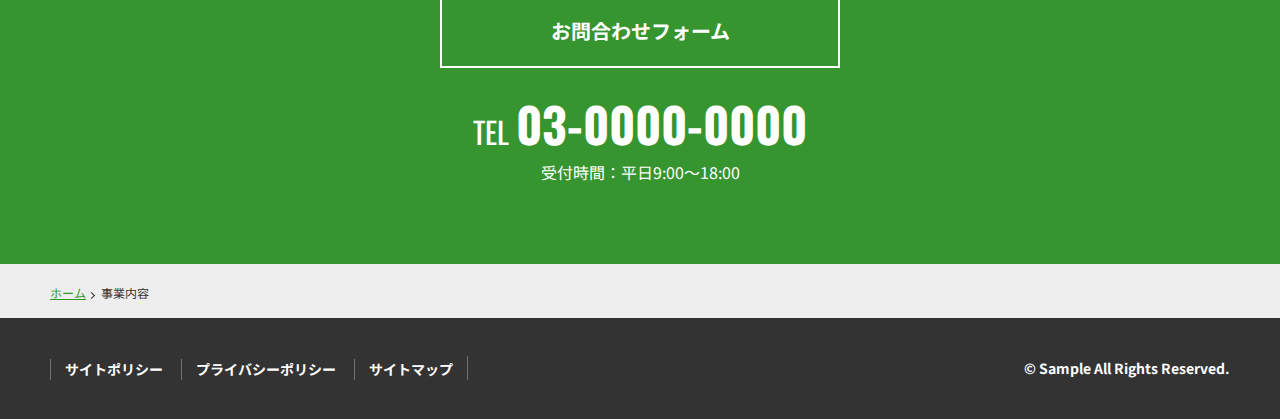
<file: Coding_Kyoukasho/EXERCISE/EXERCISE02/完成サンプル/service/index.html>
<!DOCTYPE html>
<html lang="ja">
<head>
  <meta charset="UTF-8">
  <meta http-equiv="X-UA-Compatible" content="IE=edge">
  <meta name="viewport" content="width=device-width, initial-scale=1.0">
  <title>事業内容 | 株式会社Grass Field</title>
  <meta name="description" content="株式会社Grass Fieldの事業内容のページです">
  <link rel="stylesheet" href="../css/common.css">
  <link rel="stylesheet" href="../css/service.css">
  <link rel="preconnect" href="https://fonts.gstatic.com">
  <link href="https://fonts.googleapis.com/css2?family=Noto+Sans+JP:wght@400;500&family=Oswald:wght@500&display=swap" rel="stylesheet">
</head>
<body>
  <header class="header">
    <p class="header__logo"><a href="/"><img src="../img/logo.svg" alt="株式会社Grass Field"></a></p>
    <button id="js-btnHamburger" class="hamburger"><span class="hamburger__line"></span></button>
    <nav class="gnav">
      <ul class="gnav__list">
        <li class="gnav__item"><a href="/" class="gnav__link">Home</a></li>
        <li class="gnav__item"><a href="/service/" class="gnav__link _current">事業内容</a></li>
        <li class="gnav__item"><a href="/products/" class="gnav__link">商品紹介</a></li>
        <li class="gnav__item"><a href="/company/" class="gnav__link">会社概要</a></li>
        <li class="gnav__item"><a href="/recruit/" class="gnav__link">採用情報</a></li>
        <li class="gnav__item"><a href="/contact/" class="gnav__link">お問合わせ</a></li>
      </ul>
    </nav>
  </header>
  <main class="mainContents">
    <!-- ページヘッダー（大） -->
    <div class="pageHeaderL _service">
      <h1 class="pageHeaderL__title">
        <span class="sub">Service</span>
        <span class="main">事業案内</span>
      </h1>
    </div>

    <div class="container">
      <div class="pageIntro">
        <p class="pageIntro__catch"><b>キャッチコピーが入ります。キャッチコピーが入ります。<br>キャッチコピーが入ります。</b></p>
        <p class="pageIntro__txt">この文章はダミーです。文字の大きさ、量、字間、行間等を確認するために入れています。この文章はダミーです。文字の大きさ、量、字間、行間等を確認するために入れています。この文章はダミーです。文字の大きさ、量、字間、行間等を確認するために入れています。この文章はダミーです。文字の大きさ、量、字間、行間等を確認するために入れています。この文章はダミーです。</p>
      </div>

      <div class="serviceWrap">

        <section class="service">
          <div class="service__image"><img src="../img/ph_service01.jpg" alt=""></div>
          <div class="service__body">
            <h2 class="service__title">
              <span class="sub">サービス1</span>
              <span class="main">事業タイトルが入ります</span>
            </h2>
            <div class="service__txt">
              <p>事業内容の説明テキストが入ります。この文章はダミーです。文字の大きさ、量、字間、行間等を確認するために入れています。この文章はダミーです。この文章はダミーです。文字の大きさ、量、字間、行間等を確認するために入れています。</p>
              <p>事業内容の説明テキストが入ります。この文章はダミーです。文字の大きさ、量、字間、行間等を確認するために入れています。この文章はダミーです。この文章はダミーです。文字の大きさ、量、字間、行間等を確認するために入れています。</p>
            </div>
            <ul class="service__photos">
              <li><img src="../img/dmy_thumb03.jpg" srcset="../img/dmy_thumb03@2x.jpg 2x" alt=""></li>
              <li><img src="../img/dmy_thumb03.jpg" srcset="../img/dmy_thumb03@2x.jpg 2x" alt=""></li>
              <li><img src="../img/dmy_thumb03.jpg" srcset="../img/dmy_thumb03@2x.jpg 2x" alt=""></li>
            </ul>
          </div>
        </section>

        <section class="service _reverse">
          <div class="service__image"><img src="../img/ph_service02.jpg" alt=""></div>
          <div class="service__body">
            <h2 class="service__title">
              <span class="sub">サービス2</span>
              <span class="main">事業タイトルが入ります</span>
            </h2>
            <div class="service__txt">
              <p>事業内容の説明テキストが入ります。この文章はダミーです。文字の大きさ、量、字間、行間等を確認するために入れています。この文章はダミーです。この文章はダミーです。文字の大きさ、量、字間、行間等を確認するために入れています。</p>
              <p>事業内容の説明テキストが入ります。この文章はダミーです。文字の大きさ、量、字間、行間等を確認するために入れています。この文章はダミーです。この文章はダミーです。文字の大きさ、量、字間、行間等を確認するために入れています。</p>
            </div>
            <ul class="service__photos">
              <li><img src="../img/dmy_thumb03.jpg" srcset="../img/dmy_thumb03@2x.jpg 2x" alt=""></li>
              <li><img src="../img/dmy_thumb03.jpg" srcset="../img/dmy_thumb03@2x.jpg 2x" alt=""></li>
            </ul>
          </div>
        </section>

        <section class="service">
          <div class="service__image"><img src="../img/ph_service03.jpg" alt=""></div>
          <div class="service__body">
            <h2 class="service__title">
              <span class="sub">サービス1</span>
              <span class="main">事業タイトルが入ります</span>
            </h2>
            <div class="service__txt">
              <p>事業内容の説明テキストが入ります。この文章はダミーです。文字の大きさ、量、字間、行間等を確認するために入れています。この文章はダミーです。この文章はダミーです。文字の大きさ、量、字間、行間等を確認するために入れています。</p>
              <p>事業内容の説明テキストが入ります。この文章はダミーです。文字の大きさ、量、字間、行間等を確認するために入れています。この文章はダミーです。この文章はダミーです。文字の大きさ、量、字間、行間等を確認するために入れています。</p>
            </div>
            <ul class="service__photos">
              <li><img src="../img/dmy_thumb03.jpg" srcset="../img/dmy_thumb03@2x.jpg 2x" alt=""></li>
              <li><img src="../img/dmy_thumb03.jpg" srcset="../img/dmy_thumb03@2x.jpg 2x" alt=""></li>
              <li><img src="../img/dmy_thumb03.jpg" srcset="../img/dmy_thumb03@2x.jpg 2x" alt=""></li>
              <li><img src="../img/dmy_thumb03.jpg" srcset="../img/dmy_thumb03@2x.jpg 2x" alt=""></li>
            </ul>
          </div>
        </section>

      </div><!-- /.serviceWrap -->

    </div><!-- /.container -->
  </main>
  <aside class="cvArea">
    <div class="container">
      <h2 class="cvArea__title">お問合わせ</h2>
      <p class="cvArea__txt">下記フォームまたは電話番号へお問合わせください</p>
      <p class="cvArea__btn"><a href="/contact/" class="buttonL _ghost">お問合わせフォーム</a></p>
      <p class="cvArea__tel"><span>TEL </span><a href="tel:03-0000-0000">03-0000-0000</a></p>
      <p class="cvArea__biztime">受付時間：平日9:00〜18:00</p>

    </div>
  </aside>
  <nav class="breadcrumb">
    <ol class="breadcrumb__list">
      <li><a href="/">ホーム</a></li>
      <li>事業内容</li>
    </ol>
  </nav>
  <footer class="footer">
    <ul class="footer__menu">
      <li><a href="#">サイトポリシー</a></li>
      <li><a href="#">プライバシーポリシー</a></li>
      <li><a href="#">サイトマップ</a></li>
    </ul>
    <p class="footer__copyright"><small lang="en">&copy; Sample All Rights Reserved.</small></p>
  </footer>
</body>
</html>
</file>
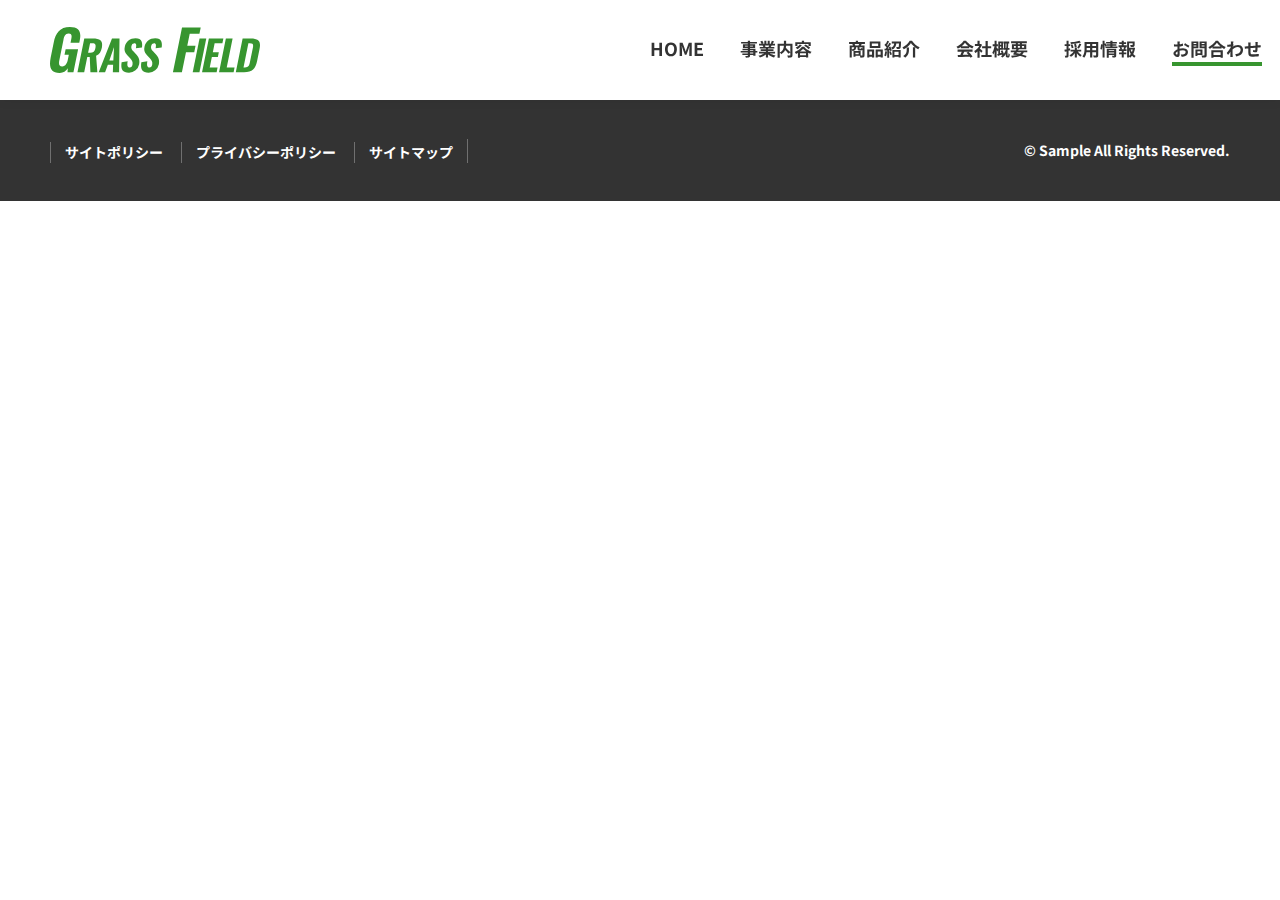
<file: Coding_Kyoukasho/EXERCISE/EXERCISE03/作業フォルダ/contact/index.html>
<!DOCTYPE html>
<html lang="ja">
<head>
  <meta charset="UTF-8">
  <meta http-equiv="X-UA-Compatible" content="IE=edge">
  <meta name="viewport" content="width=device-width, initial-scale=1.0">
  <title>お問合せ | 株式会社Grass Field</title>
  <meta name="description" content="株式会社Grass Fieldのお問合せページです。">
  <link rel="stylesheet" href="../css/common.css">
  <link rel="stylesheet" href="../css/contact.css">
  <link rel="preconnect" href="https://fonts.gstatic.com">
  <link href="https://fonts.googleapis.com/css2?family=Noto+Sans+JP:wght@400;500&family=Oswald:wght@500&display=swap" rel="stylesheet">
</head>
<body>
  <header class="header">
    <p class="header__logo"><a href="/"><img src="../img/logo.svg" alt="株式会社Grass Field"></a></p>
    <button id="js-btnHamburger" class="hamburger"><span class="hamburger__line"></span></button>
    <nav class="gnav">
      <ul class="gnav__list">
        <li class="gnav__item"><a href="/" class="gnav__link">Home</a></li>
        <li class="gnav__item"><a href="/service/" class="gnav__link">事業内容</a></li>
        <li class="gnav__item"><a href="/products/" class="gnav__link">商品紹介</a></li>
        <li class="gnav__item"><a href="/company/" class="gnav__link">会社概要</a></li>
        <li class="gnav__item"><a href="/recruit/" class="gnav__link">採用情報</a></li>
        <li class="gnav__item"><a href="/contact/" class="gnav__link _current">お問合わせ</a></li>
      </ul>
    </nav>
  </header>
  <main class="mainContents">
    
  </main>
  <footer class="footer">
    <ul class="footer__menu">
      <li><a href="#">サイトポリシー</a></li>
      <li><a href="#">プライバシーポリシー</a></li>
      <li><a href="#">サイトマップ</a></li>
    </ul>
    <p class="footer__copyright"><small lang="en">&copy; Sample All Rights Reserved.</small></p>
  </footer>
</body>
</html>
</file>
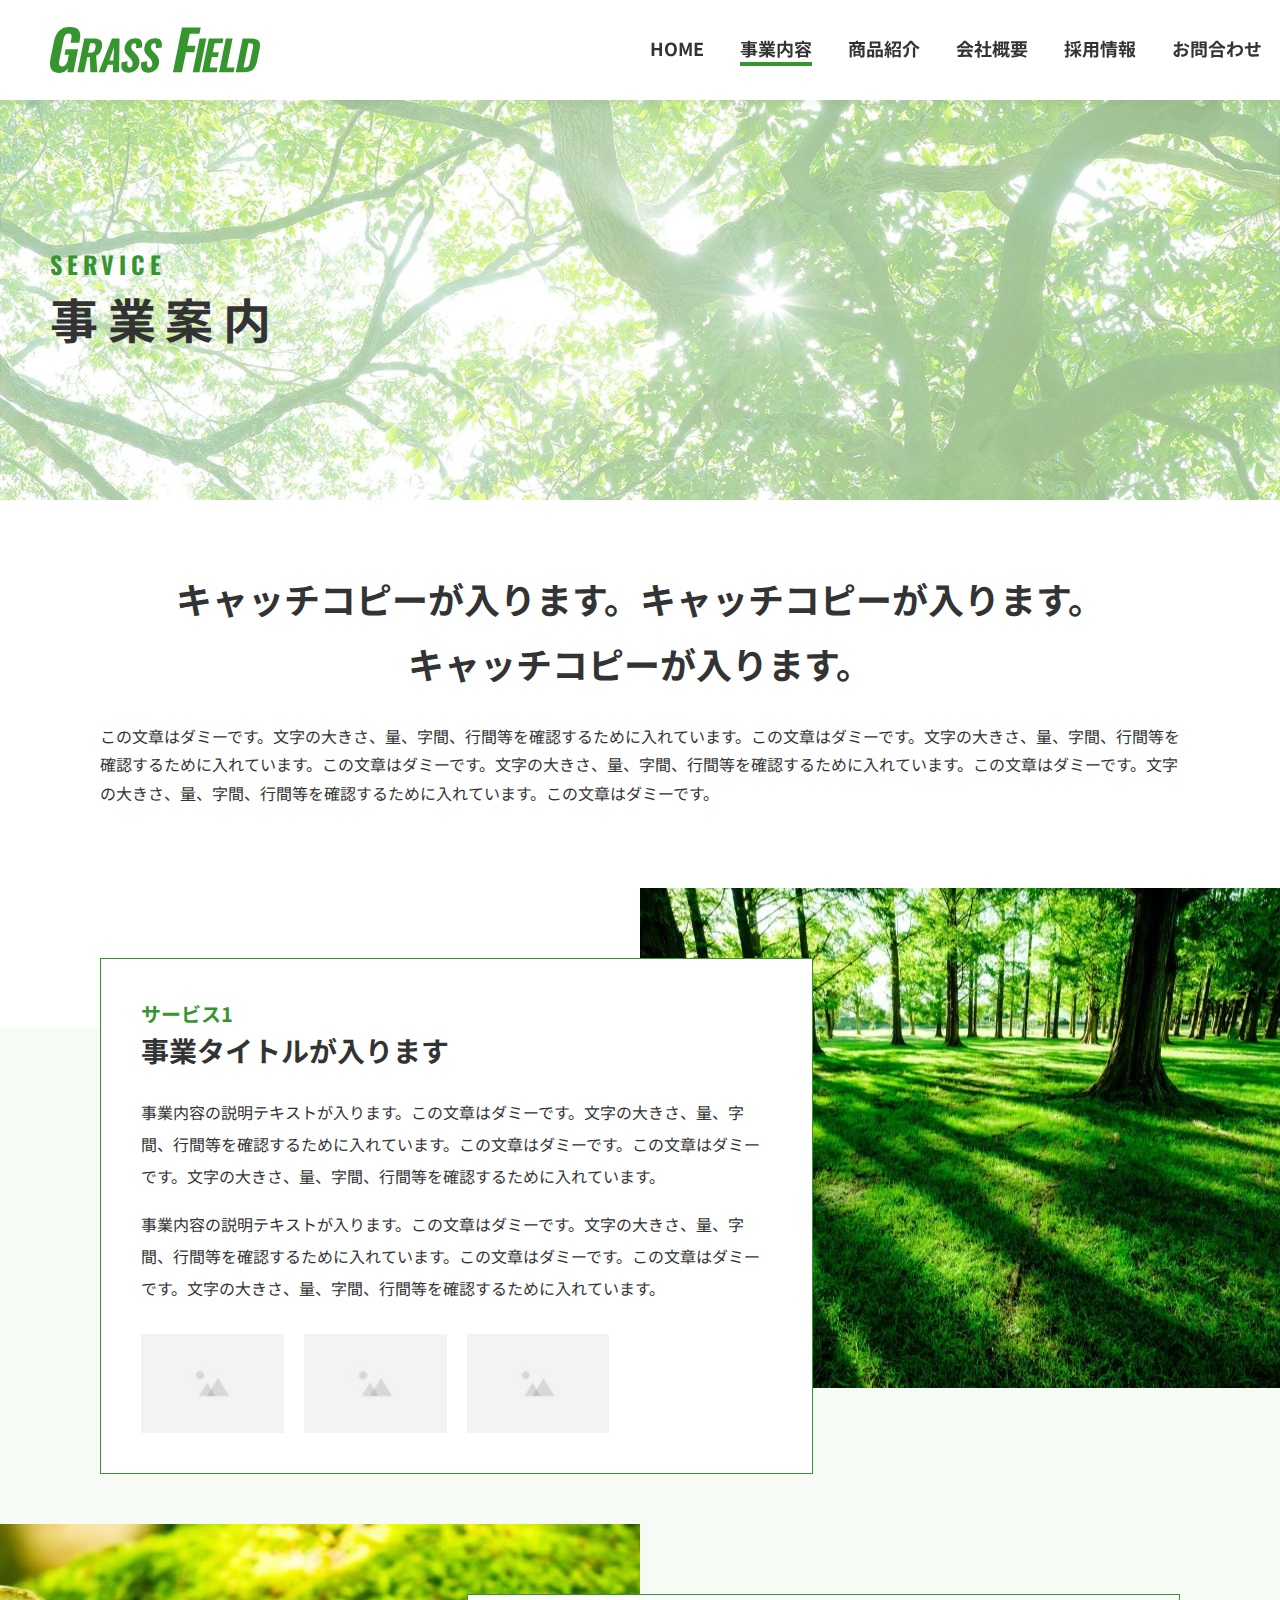
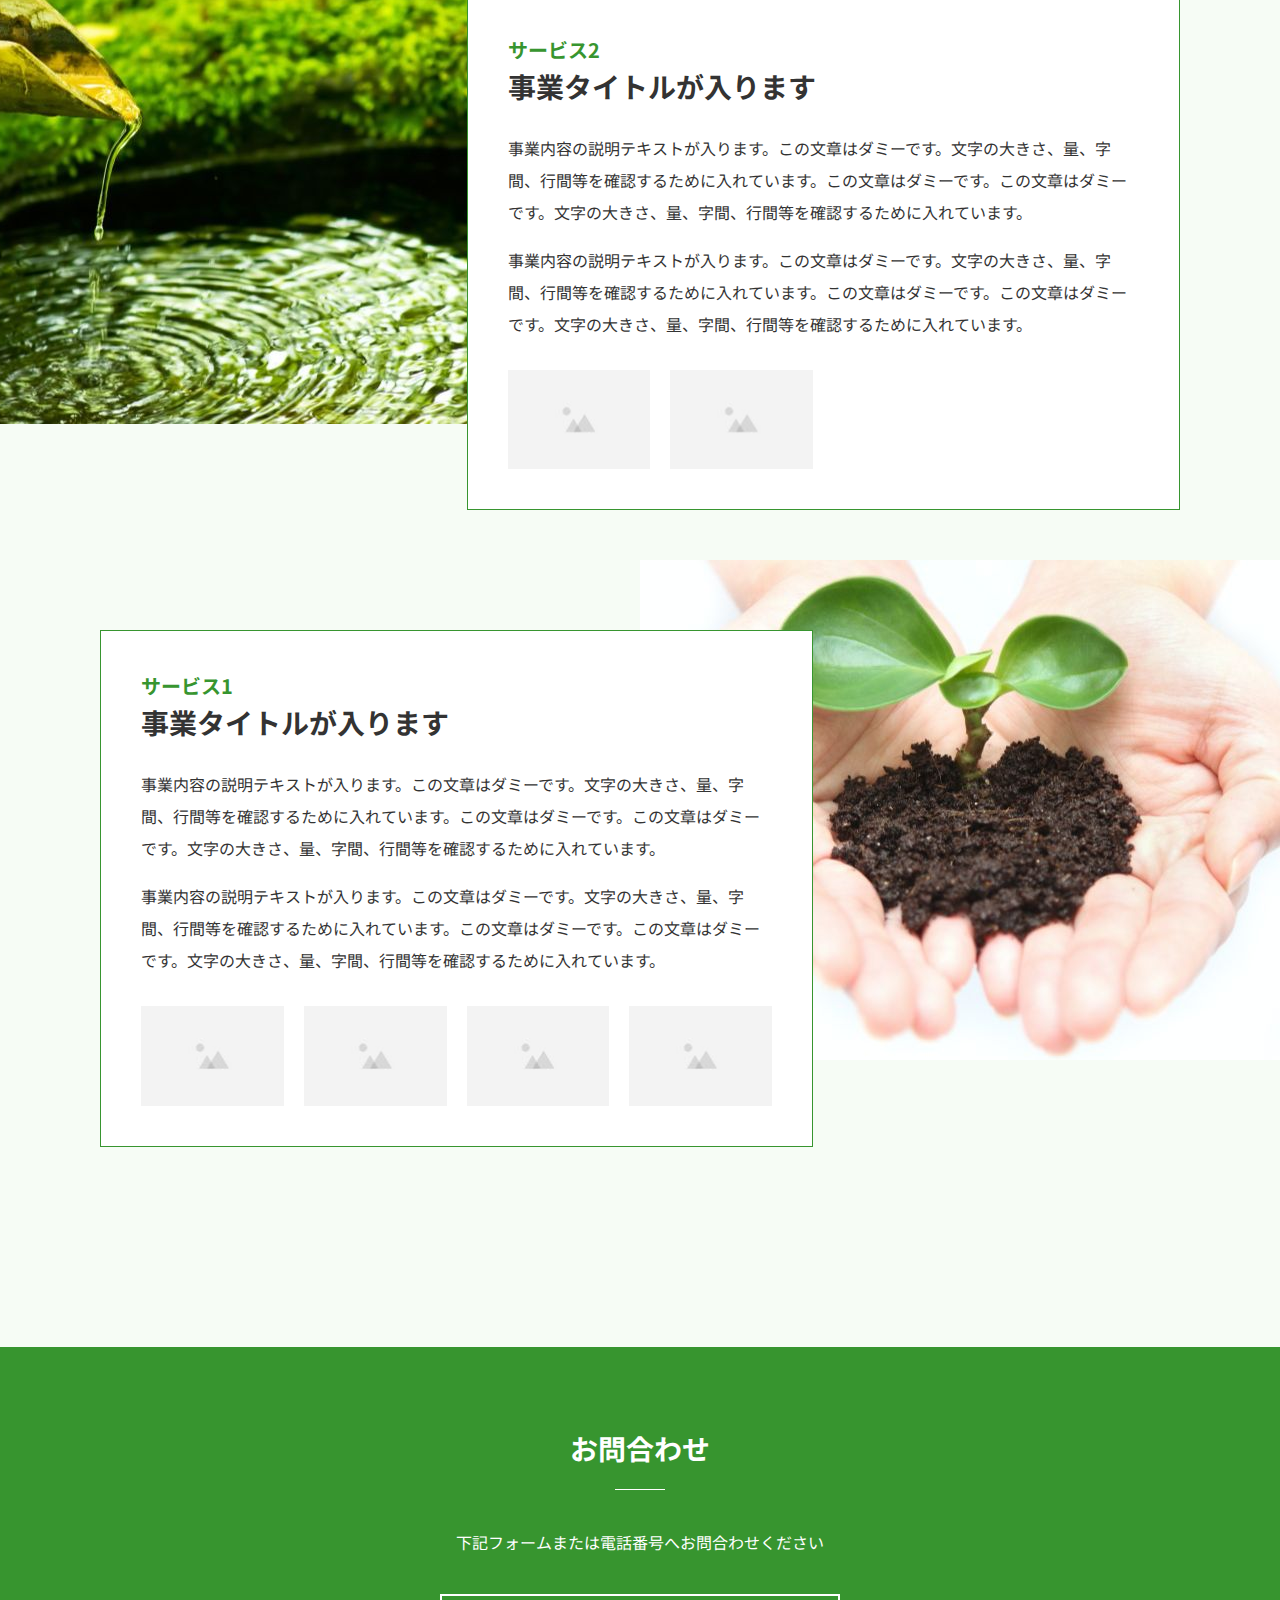
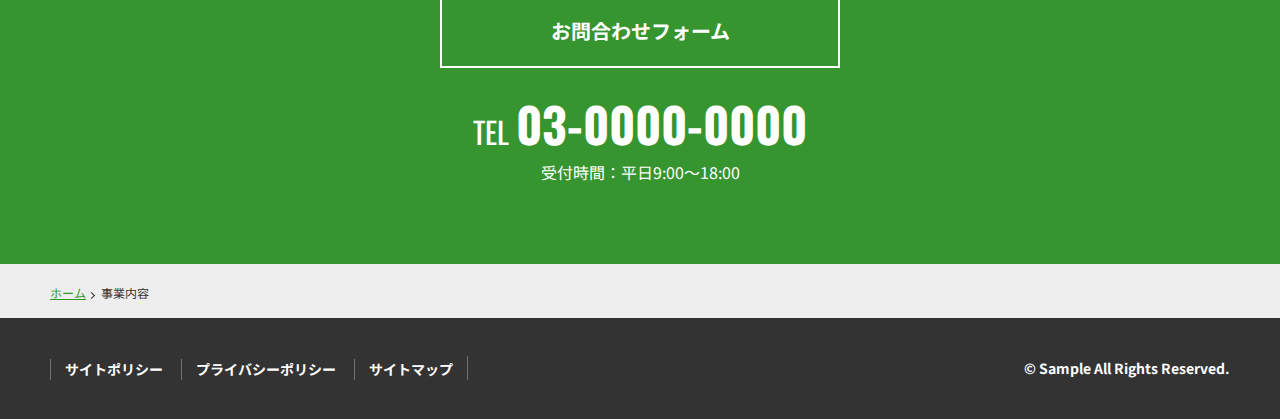
<file: Coding_Kyoukasho/EXERCISE/EXERCISE03/作業フォルダ/service/index.html>
<!DOCTYPE html>
<html lang="ja">
<head>
  <meta charset="UTF-8">
  <meta http-equiv="X-UA-Compatible" content="IE=edge">
  <meta name="viewport" content="width=device-width, initial-scale=1.0">
  <title>事業内容 | 株式会社Grass Field</title>
  <meta name="description" content="株式会社Grass Fieldの事業内容のページです。">
  <link rel="stylesheet" href="../css/common.css">
  <link rel="stylesheet" href="../css/service.css">
  <link rel="preconnect" href="https://fonts.gstatic.com">
  <link href="https://fonts.googleapis.com/css2?family=Noto+Sans+JP:wght@400;500&family=Oswald:wght@500&display=swap" rel="stylesheet">
</head>
<body>
  <header class="header">
    <p class="header__logo"><a href="/"><img src="../img/logo.svg" alt="株式会社Grass Field"></a></p>
    <button id="js-btnHamburger" class="hamburger"><span class="hamburger__line"></span></button>
    <nav class="gnav">
      <ul class="gnav__list">
        <li class="gnav__item"><a href="/" class="gnav__link">Home</a></li>
        <li class="gnav__item"><a href="/service/" class="gnav__link _current">事業内容</a></li>
        <li class="gnav__item"><a href="/products/" class="gnav__link">商品紹介</a></li>
        <li class="gnav__item"><a href="/company/" class="gnav__link">会社概要</a></li>
        <li class="gnav__item"><a href="/recruit/" class="gnav__link">採用情報</a></li>
        <li class="gnav__item"><a href="/contact/" class="gnav__link">お問合わせ</a></li>
      </ul>
    </nav>
  </header>
  <main class="mainContents">
    <!-- ページヘッダー（大） -->
    <div class="pageHeaderL _service">
      <h1 class="pageHeaderL__title">
        <span class="sub">Service</span>
        <span class="main">事業案内</span>
      </h1>
    </div>

    <div class="container">
      <div class="pageIntro">
        <p class="pageIntro__catch"><b>キャッチコピーが入ります。キャッチコピーが入ります。<br>キャッチコピーが入ります。</b></p>
        <p class="pageIntro__txt">この文章はダミーです。文字の大きさ、量、字間、行間等を確認するために入れています。この文章はダミーです。文字の大きさ、量、字間、行間等を確認するために入れています。この文章はダミーです。文字の大きさ、量、字間、行間等を確認するために入れています。この文章はダミーです。文字の大きさ、量、字間、行間等を確認するために入れています。この文章はダミーです。</p>
      </div>

      <div class="serviceWrap">

        <section class="service">
          <div class="service__image"><img src="../img/ph_service01.jpg" alt=""></div>
          <div class="service__body">
            <h2 class="service__title">
              <span class="sub">サービス1</span>
              <span class="main">事業タイトルが入ります</span>
            </h2>
            <div class="service__txt">
              <p>事業内容の説明テキストが入ります。この文章はダミーです。文字の大きさ、量、字間、行間等を確認するために入れています。この文章はダミーです。この文章はダミーです。文字の大きさ、量、字間、行間等を確認するために入れています。</p>
              <p>事業内容の説明テキストが入ります。この文章はダミーです。文字の大きさ、量、字間、行間等を確認するために入れています。この文章はダミーです。この文章はダミーです。文字の大きさ、量、字間、行間等を確認するために入れています。</p>
            </div>
            <ul class="service__photos">
              <li><img src="../img/dmy_thumb03.jpg" srcset="../img/dmy_thumb03@2x.jpg 2x" alt=""></li>
              <li><img src="../img/dmy_thumb03.jpg" srcset="../img/dmy_thumb03@2x.jpg 2x" alt=""></li>
              <li><img src="../img/dmy_thumb03.jpg" srcset="../img/dmy_thumb03@2x.jpg 2x" alt=""></li>
            </ul>
          </div>
        </section>

        <section class="service _reverse">
          <div class="service__image"><img src="../img/ph_service02.jpg" alt=""></div>
          <div class="service__body">
            <h2 class="service__title">
              <span class="sub">サービス2</span>
              <span class="main">事業タイトルが入ります</span>
            </h2>
            <div class="service__txt">
              <p>事業内容の説明テキストが入ります。この文章はダミーです。文字の大きさ、量、字間、行間等を確認するために入れています。この文章はダミーです。この文章はダミーです。文字の大きさ、量、字間、行間等を確認するために入れています。</p>
              <p>事業内容の説明テキストが入ります。この文章はダミーです。文字の大きさ、量、字間、行間等を確認するために入れています。この文章はダミーです。この文章はダミーです。文字の大きさ、量、字間、行間等を確認するために入れています。</p>
            </div>
            <ul class="service__photos">
              <li><img src="../img/dmy_thumb03.jpg" srcset="../img/dmy_thumb03@2x.jpg 2x" alt=""></li>
              <li><img src="../img/dmy_thumb03.jpg" srcset="../img/dmy_thumb03@2x.jpg 2x" alt=""></li>
            </ul>
          </div>
        </section>

        <section class="service">
          <div class="service__image"><img src="../img/ph_service03.jpg" alt=""></div>
          <div class="service__body">
            <h2 class="service__title">
              <span class="sub">サービス1</span>
              <span class="main">事業タイトルが入ります</span>
            </h2>
            <div class="service__txt">
              <p>事業内容の説明テキストが入ります。この文章はダミーです。文字の大きさ、量、字間、行間等を確認するために入れています。この文章はダミーです。この文章はダミーです。文字の大きさ、量、字間、行間等を確認するために入れています。</p>
              <p>事業内容の説明テキストが入ります。この文章はダミーです。文字の大きさ、量、字間、行間等を確認するために入れています。この文章はダミーです。この文章はダミーです。文字の大きさ、量、字間、行間等を確認するために入れています。</p>
            </div>
            <ul class="service__photos">
              <li><img src="../img/dmy_thumb03.jpg" srcset="../img/dmy_thumb03@2x.jpg 2x" alt=""></li>
              <li><img src="../img/dmy_thumb03.jpg" srcset="../img/dmy_thumb03@2x.jpg 2x" alt=""></li>
              <li><img src="../img/dmy_thumb03.jpg" srcset="../img/dmy_thumb03@2x.jpg 2x" alt=""></li>
              <li><img src="../img/dmy_thumb03.jpg" srcset="../img/dmy_thumb03@2x.jpg 2x" alt=""></li>
            </ul>
          </div>
        </section>

      </div><!-- /.serviceWrap -->

    </div><!-- /.container -->
  </main>
  <aside class="cvArea">
    <div class="container">
      <h2 class="cvArea__title">お問合わせ</h2>
      <p class="cvArea__txt">下記フォームまたは電話番号へお問合わせください</p>
      <p class="cvArea__btn"><a href="/contact/" class="buttonL _ghost">お問合わせフォーム</a></p>
      <p class="cvArea__tel"><span>TEL </span><a href="tel:03-0000-0000">03-0000-0000</a></p>
      <p class="cvArea__biztime">受付時間：平日9:00〜18:00</p>

    </div>
  </aside>
  <nav class="breadcrumb">
    <ol class="breadcrumb__list">
      <li><a href="/">ホーム</a></li>
      <li>事業内容</li>
    </ol>
  </nav>
  <footer class="footer">
    <ul class="footer__menu">
      <li><a href="#">サイトポリシー</a></li>
      <li><a href="#">プライバシーポリシー</a></li>
      <li><a href="#">サイトマップ</a></li>
    </ul>
    <p class="footer__copyright"><small lang="en">&copy; Sample All Rights Reserved.</small></p>
  </footer>
</body>
</html>
</file>
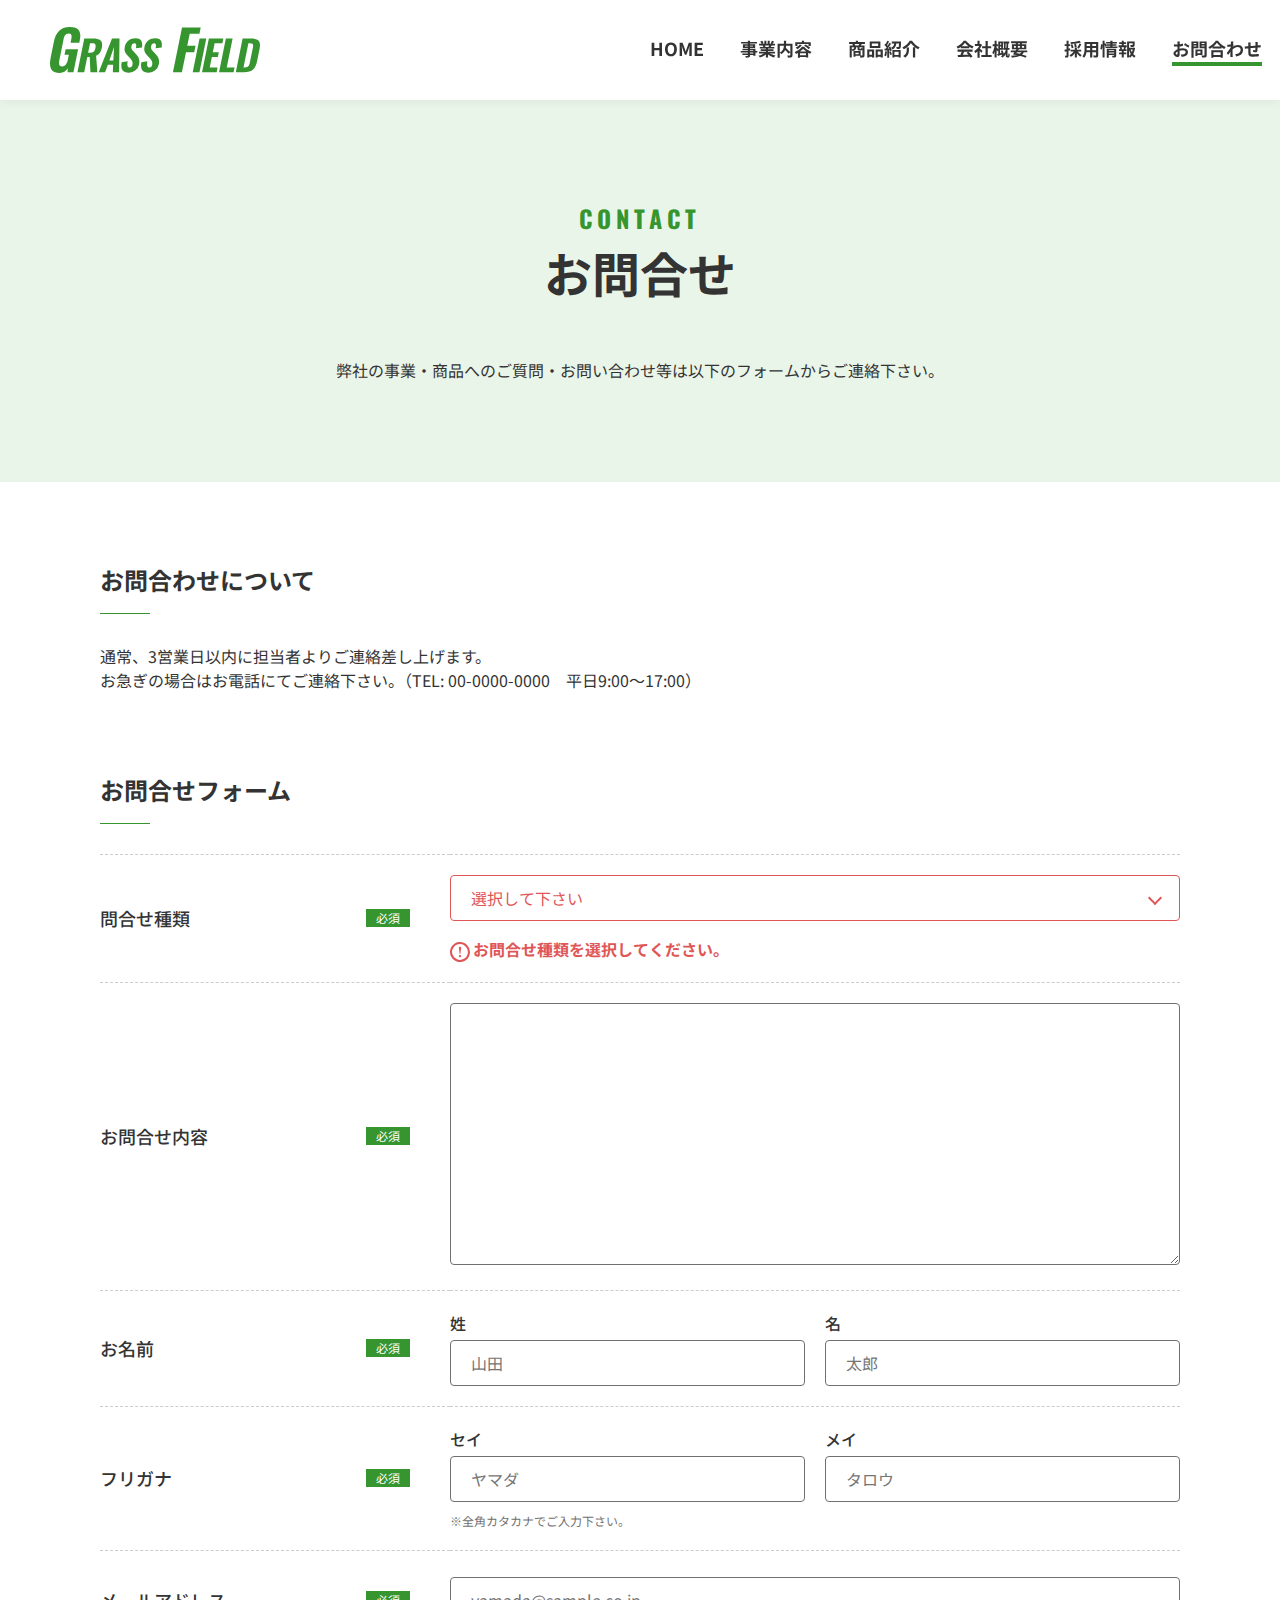
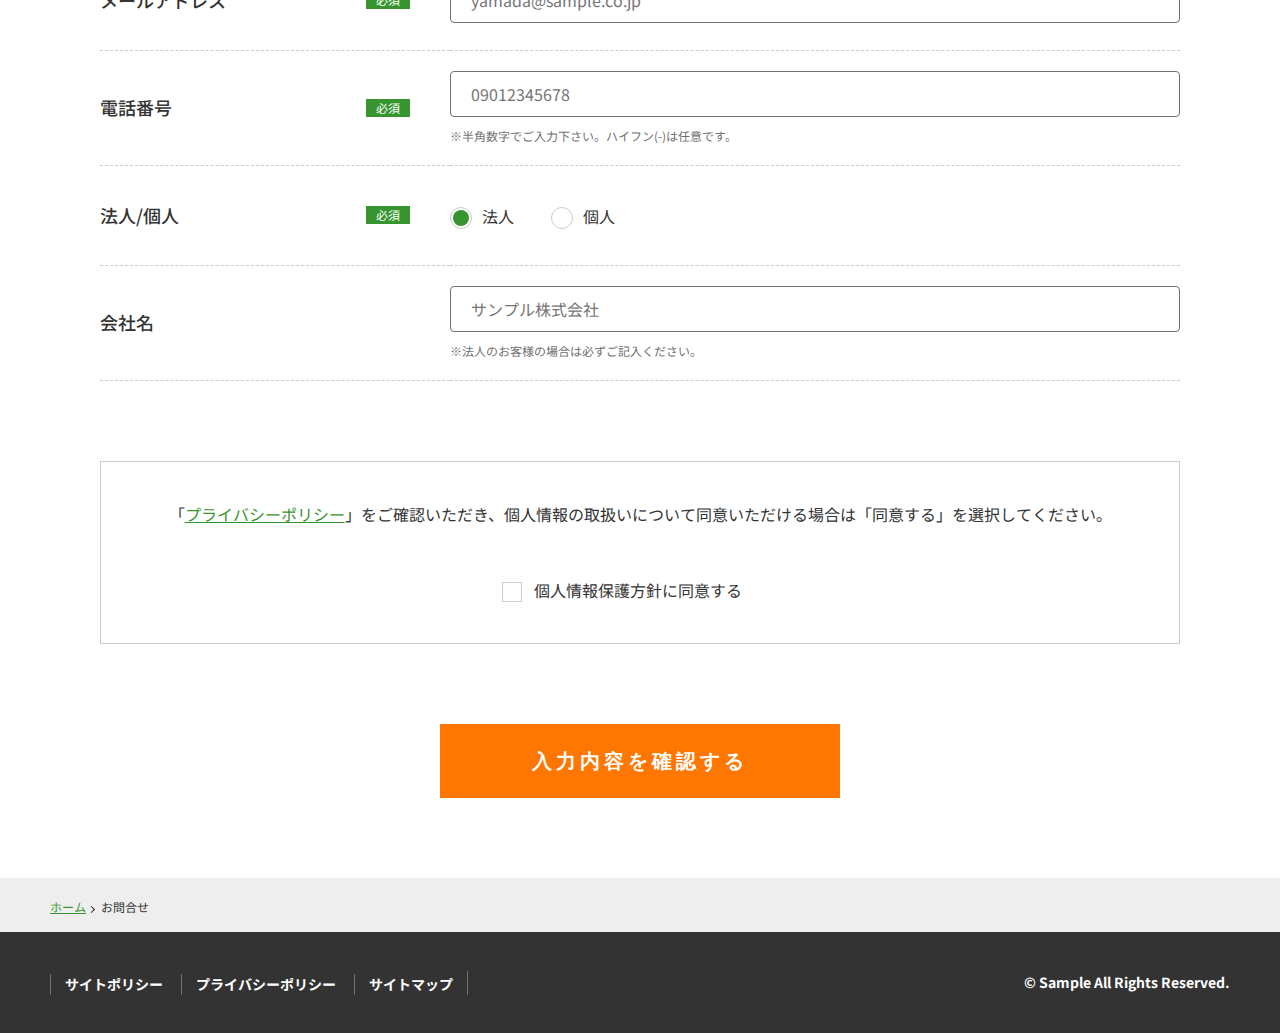
<file: Coding_Kyoukasho/EXERCISE/EXERCISE03/完成サンプル/contact/index.html>
<!DOCTYPE html>
<html lang="ja">
<head>
  <meta charset="UTF-8">
  <meta http-equiv="X-UA-Compatible" content="IE=edge">
  <meta name="viewport" content="width=device-width, initial-scale=1.0">
  <title>お問合せ | 株式会社Grass Field</title>
  <meta name="description" content="株式会社Grass Fieldのお問合せページです。">
  <link rel="stylesheet" href="../css/common.css">
  <link rel="stylesheet" href="../css/contact.css">
  <link rel="preconnect" href="https://fonts.gstatic.com">
  <link href="https://fonts.googleapis.com/css2?family=Noto+Sans+JP:wght@400;500&family=Oswald:wght@500&display=swap" rel="stylesheet">
</head>
<body>
  <header class="header">
    <p class="header__logo"><a href="/"><img src="../img/logo.svg" alt="株式会社Grass Field"></a></p>
    <button id="js-btnHamburger" class="hamburger"><span class="hamburger__line"></span></button>
    <nav class="gnav">
      <ul class="gnav__list">
        <li class="gnav__item"><a href="/" class="gnav__link">Home</a></li>
        <li class="gnav__item"><a href="/service/" class="gnav__link">事業内容</a></li>
        <li class="gnav__item"><a href="/products/" class="gnav__link">商品紹介</a></li>
        <li class="gnav__item"><a href="/company/" class="gnav__link">会社概要</a></li>
        <li class="gnav__item"><a href="/recruit/" class="gnav__link">採用情報</a></li>
        <li class="gnav__item"><a href="/contact/" class="gnav__link _current">お問合わせ</a></li>
      </ul>
    </nav>
  </header>
  <main class="mainContents">
    <div class="pageHeaderM">
      <div class="container">
        <h1 class="pageHeaderM__ttl">
          <span class="sub">Contact</span>
          <span class="main">お問合せ</span>
        </h1>
        <p class="pageHeaderM__lead">弊社の事業・商品へのご質問・お問い合わせ等は以下のフォームからご連絡下さい。</p>
      </div>
    </div>

    <div class="container">
      <section class="section">
        <h2 class="headingM">お問合わせについて</h2>
        <p>通常、3営業日以内に担当者よりご連絡差し上げます。<br>
          お急ぎの場合はお電話にてご連絡下さい。（TEL: 00-0000-0000　平日9:00〜17:00）</p>
      </section>
      <section class="section">
        <h2 class="headingM">お問合せフォーム</h2>
        <form action="#" method="POST" id="form">
          <table class="contactTable">
            <tr>
              <th>
                <label for="contact_type" class="inputLabel">問合せ種類
                  <span class="require">必須</span>
                </label>
              </th>
              <td>
                <div class="inputField is-error">
                  <div class="selectWrap">
                    <select name="contact_type" id="contact_type" required>
                      <option value="" selected disabled>選択して下さい</option>
                      <option value="弊社事業について">弊社事業について</option>
                      <option value="弊社商品について">弊社商品について</option>
                      <option value="採用について">採用について</option>
                      <option value="メディア取材について">メディア取材について</option>
                      <option value="その他のお問合せ">その他のお問合せ</option>
                    </select>
                  </div>
                  <p class="errorText">お問合せ種類を選択してください。</p>
                </div>
              </td>
            </tr>
            <tr>
              <th>
                <label for="contact_msg" class="inputLabel">お問合せ内容
                  <span class="require">必須</span>
                </label>
              </th>
              <td>
                <div class="inputField">
                  <textarea name="contact_msg" id="contact_msg" cols="30" rows="10" required></textarea>
                  <p class="errorText">お問合せ内容を入力してください。</p>
                </div>
              </td>
            </tr>
            <tr>
              <th>
                <div class="inputLabel" id="nameGroup">
                  お名前
                  <span class="require">必須</span>
                </div>
              </th>
              <td>
                <div class="nameLayout" aria-labelledby="nameGroup">
                  <div class="inputField">
                    <label for="name1" class="inputSubLabel">姓</label>
                    <input type="text" id="name1" name="name1" placeholder="山田" required>
                    <p class="errorText">姓を入力してください。</p>
                  </div>
                  <div class="inputField">
                    <label for="name2" class="inputSubLabel">名</label>
                    <input type="text" id="name2" name="2" placeholder="太郎" required>
                    <p class="errorText">名を入力してください。</p>
                  </div>
                </div>
              </td>
            </tr>
            <tr>
              <th>
                <div class="inputLabel" id="kanaGroup">
                  フリガナ
                  <span class="require">必須</span>
                </div>
              </th>
              <td>
                <div class="nameLayout" aria-labelledby="kanaGroup">
                  <div class="inputField">
                    <label for="kana1" class="inputSubLabel">セイ</label>
                    <input type="text" id="kana1" name="kana1" placeholder="ヤマダ" pattern="^[ァ-ンヴー]+$" required>
                    <p class="errorText">フリガナの姓を入力してください。</p>
                  </div>
                  <div class="inputField">
                    <label for="kana2" class="inputSubLabel">メイ</label>
                    <input type="text" id="kana2" name="kana2" placeholder="タロウ" pattern="^[ァ-ンヴー]+$" required>
                    <p class="errorText">フリガナの名を入力してください。</p>
                  </div>
                </div>
                <p class="inputNote">※全角カタカナでご入力下さい。</p>
              </td>
            </tr>
            <tr>
              <th>
                <label for="email" class="inputLabel">メールアドレス
                  <span class="require">必須</span>
                </label>
              </th>
              <td>
                <div class="inputField">
                  <input type="email" id="email" name="email" placeholder="yamada@sample.co.jp" required>
                  <p class="errorText">正しい形式のメールアドレスを入力してください。</p>
                </div>
              </td>
            </tr>
            <tr>
              <th>
                <label for="tel" class="inputLabel">電話番号
                  <span class="require">必須</span>
                </label>
              </th>
              <td>
                <div class="inputField">
                  <!-- ハイフンは任意なので、type="tel"でもtype="text"＋inputmode="numeric"でもどちらでも構いません -->
                  <input type="tel" id="tel" name="tel" pattern="\d{2,5}-?\d{2,4}-?\d{3,4}" placeholder="09012345678" required>
                  <p class="errorText">電話番号を入力してください。</p>
                </div>
                <p class="inputNote">※半角数字でご入力下さい。ハイフン(-)は任意です。</p>
              </td>
            </tr>
            <tr>
              <th>
                <div class="inputLabel" id="attribute">法人/個人
                  <span class="require">必須</span>
                </div>
              </th>
              <td>
                <div class="inputField">
                  <ul class="radioList_hr" aria-labelledby="attribute">
                    <li>
                      <label>
                        <input type="radio" name="attribute" value="法人" checked required>
                        <span>法人</span>
                      </label>
                    </li>
                    <li>
                      <label>
                        <input type="radio" name="attribute" value="個人" required>
                        <span>個人</span>
                      </label>
                    </li>
                  </ul>
                </div>
              </td>
            </tr>
            <tr>
              <th>
                <label for="company" class="inputLabel">会社名</label>
              </th>
              <td>
                <div class="inputField">
                  <input type="text" id="company" name="company" placeholder="サンプル株式会社">
                  <p class="errorText">法人のお客様は会社名を入力してください。</p>
                </div>
                <p class="inputNote">※法人のお客様の場合は必ずご記入ください。</p>
              </td>
            </tr>
          </table>

          <div class="privacyBox">
            <p>「<a href="#">プライバシーポリシー</a>」をご確認いただき、個人情報の取扱いについて同意いただける場合は「同意する」を選択してください。</p>
            <div class="privacyBox__check">
              <label>
                <input type="checkbox" name="agree" value="同意します">
                <span>個人情報保護方針に同意する</span>
              </label>
            </div>
          </div>

          <div class="formBtns">
            <button class="buttonAction">入力内容を確認する</button>
          </div>

        </form>
      </section>
    </div>

  </main>
  <nav class="breadcrumb">
    <ol class="breadcrumb__list">
      <li><a href="/">ホーム</a></li>
      <li>お問合せ</li>
    </ol>
  </nav>
  <footer class="footer">
    <ul class="footer__menu">
      <li><a href="#">サイトポリシー</a></li>
      <li><a href="#">プライバシーポリシー</a></li>
      <li><a href="#">サイトマップ</a></li>
    </ul>
    <p class="footer__copyright"><small lang="en">&copy; Sample All Rights Reserved.</small></p>
  </footer>
</body>
</html>
</file>
<file: Coding_Kyoukasho/EXERCISE/EXERCISE01/作業フォルダ/css/common.css>
@charset "UTF-8";


/*----------------------------------------
	header
----------------------------------------*/
/* スマホサイズ＆共通 */
.header {
  position: fixed;
  width: 400px;
  height: 50px;
  padding: 0 0 0 20px;
  background-color: #fff;
}

.header_container {
  position: relative;
}

.header-logo {
  position: absolute;
  top: 15px;
  left: 0;
}

.header-logo img {
  width: 100px;
  height: 20px;

}

.header-nav {
  display: none;
}

/*----------------------------------------
hamburger
----------------------------------------*/
.header-hambergar {
  position: absolute;
  width: 50px;
  height: 50px;
  background-color: #37952F;
  right: 0;
}

.header-hambergar .spans {
  position: absolute;
  top: 17.5px;
  left: 12.5px;
}

.header-hambergar span {
  display: block;
  width: 25px;
  height: 3px;
  background-color: #fff;
}

.header-hambergar span:nth-child(1) {
  margin-bottom: 3px;
}

.header-hambergar span:nth-child(2) {
  margin-bottom: 3px;
}


/*----------------------------------------
gnav
----------------------------------------*/


/*----------------------------------------
mainContents
----------------------------------------*/



/*----------------------------------------
footer
----------------------------------------*/


/*----------------------------------------
container
----------------------------------------*/


/*----------------------------------------
section
----------------------------------------*/


/*----------------------------------------
heading
----------------------------------------*/


/*----------------------------------------
button
----------------------------------------*/

/* --------------------.serviceのボタン --------------------*/
.service_button {
  width: 300px;
  height: 50px;
  background-color: #37952F;
  margin: 40px 0 20px 0;
}

.service_button a {
  text-decoration: none;
}

.service_button p {
  color: #fff;
  text-align: center;
  line-height: 50px;
}
  /* --------------------ホバー時-------------------- */
  .service_button:hover {
    background-color: #fff;
    border: 2px solid #37952F;
  }

  .service_button p:hover {
    color: #37952F;
  }
  /* ---------------------------------------- */

/* -------------------共通のボタン-------------------- */
.btn {
  border: 2px solid #37952F;
  margin: 40px auto 0 auto;
  width: 400px;
  height: 70px;
}

.btn a {
  text-decoration: none;

}

.btn p {
  color: #333;
  font-size: 20px;
  text-align: center;
  line-height: 70px;
  letter-spacing: 3px;
}
  /* --------------------ホバー時 --------------------*/
  .btn:hover {
    background-color: #37952F;
  }

  .btn p:hover {
    color: #fff;
  }
  /* ---------------------------------------- */
</file>
<file: Coding_Kyoukasho/EXERCISE/EXERCISE01/作業フォルダ/css/top.css>
@charset "UTF-8";

/*----------------------------------------
	TOPページ専用
----------------------------------------*/
main {
	padding-top: 50px;
}

.main_container {
	width: 400px;
}

/* mainVisual
----------------------------------------*/
.main_visual {
	background-color: #37952F;
	width: 400px;
	height: 500px;
}

/* serviceList
----------------------------------------*/
.service_text {

}

/* pickupList
----------------------------------------*/
</file>
<file: Coding_Kyoukasho/EXERCISE/EXERCISE01/完成サンプル/css/top.css>
@charset "UTF-8";

/*----------------------------------------
	TOPページ専用
----------------------------------------*/

/* mainVisual
----------------------------------------*/
.mainVisual {
  background: #37952F;
  color: #fff;
}
.mainVisual__inner {
  display: flex;
  flex-direction: column-reverse;
  padding: 20px;
}
.mainVisual__image {
  text-align: center;
}
.mainVisual__catch {
  margin-top: 20px;
  font-size: 20px;
  font-weight: bold;
  line-height: 2;
}
@media screen and (min-width: 768px),print {
  .mainVisual {
    padding: 40px 0;
  }
  .mainVisual__inner {
    max-width: 1080px;
    margin: auto;
    flex-direction: row;
    justify-content: space-between;
    align-items: center;
  }
  .mainVisual__catch {
    display: flex;
    justify-content: center;
    padding: 0 8.3333%; /*(90 / 1080) * 100%*/
    font-size: 36px; /*IEのためのフォールバック*/
    font-size: min(3.33vw, 36px); /*改行位置キープのためvwで拡縮*/
  }
  .mainVisual__image {
    flex-shrink: 0;
    width: 40%;
  }
}

/* serviceList
----------------------------------------*/
.serviceList {
  display: flex;
  flex-direction: column;
  margin-top: -20px;
}
.serviceList__item {
  max-width: 400px;
  margin: 20px auto 0;
  background: #fff;
  box-shadow: 0 0 6px rgba(0,0,0,.1);
}
.serviceList__thumb img{
  max-width: none;
  width: 100%;
}
.serviceList__data {
  margin: 20px;
}
.serviceList__data dt {
  font-weight: bold;
  font-size: 20px;
}
.serviceList__data dd {
  margin-top: 10px;
  line-height: 1.875;
}
.serviceList__btn {
  margin: 20px;
}
@media screen and (min-width: 768px),print {
  .serviceList {
    flex-direction: row;
    justify-content: space-between;
  }
  .serviceList__item {
    display: flex;
    flex-direction: column; /*ボタン位置を下端に揃えるために縦軸に変更*/
    width: calc((100% - 40px) / 3);
  }
  .serviceList__btn {
    margin-top: auto; /*カード內でボタン位置を下端に揃える*/
  }
}

/* pickupList
----------------------------------------*/
.pickupList {
  display: flex;
  flex-wrap: wrap;
  justify-content: space-between;
  margin-top: -20px;
}
.pickupList__item {
  width: calc((100% - 15px) / 2);
  margin-top: 20px;
}
.pickupList__item a {
  color: inherit;
  font-weight: bold;
  text-decoration: none;
}
.pickupList__thumb {
  max-width: none;
  width: 100%;
}
.pickupList__title {
  position: relative;
  margin-top: 1em;
  padding-left: 1em;
  font-size: 14px;
  line-height: 1.28;
}
.pickupList__title::before {
  position: absolute;
  left: 0;
  top: 0.4em;
  content: "";
  display: block;
  width: 0.6em;
  height: 0.6em;
  border-top: 2px solid;
  border-right: 2px solid;
  transform: rotate(45deg);
}
@media screen and (min-width: 768px),print {
  .pickupList__item {
    width: calc((100% - 40px) / 3);
  }
  .pickupList::after {
    content: "";
    display: block;
    width: calc((100% - 40px) / 3);
  }
  .pickupList__title {
    font-size: 18px;
    transition: color 0.3s;
  }
  .pickupList__item a:hover .pickupList__title {
    color: #37952F;
  }
}
@media screen and (min-width: 922px),print {
  .pickupList__item {
    width: calc((100% - 60px) / 4);
  }
  .pickupList::before,
  .pickupList::after {
    content: "";
    display: block;
    width: calc((100% - 60px) / 4);
  }
  .pickupList::before {
    order: 1;
  }
}
</file>
<file: Coding_Kyoukasho/EXERCISE/EXERCISE05/作業フォルダ/css/top.css>
@charset "UTF-8";

/*----------------------------------------
	TOPページ専用
----------------------------------------*/

/* main-visual
----------------------------------------*/
.main-visual {
  background: #37952F;
  color: #fff;
}
.main-visual__inner {
  display: flex;
  flex-direction: column-reverse;
  padding: 20px;
}
.main-visual__image {
  text-align: center;
}
.main-visual__catch {
  margin-top: 20px;
  font-size: 20px;
  font-weight: bold;
  line-height: 2;
}
@media screen and (min-width: 768px),print {
  .main-visual {
    padding: 40px 0;
  }
  .main-visual__inner {
    max-width: 1080px;
    margin: auto;
    flex-direction: row;
    justify-content: space-between;
    align-items: center;
  }
  .main-visual__catch {
    display: flex;
    justify-content: center;
    padding: 0 8.3333%; /*(90 / 1080) * 100%*/
    font-size: 36px; /*IEのためのフォールバック*/
    font-size: min(3.33vw, 36px); /*改行位置キープのためvwで拡縮*/
  }
  .main-visual__image {
    flex-shrink: 0;
    width: 40%;
  }
}

/* service
----------------------------------------*/

/* pickup
----------------------------------------*/
.pickup-list .item__caption {
  position: relative;
  padding-left: 15px;
}
.pickup-list .item__caption i {
  position: absolute;
  left: 0;
  top: 0.25em;
}
</file>
<file: Coding_Kyoukasho/EXERCISE/EXERCISE05/完成サンプル/css/top.css>
@charset "UTF-8";

/*----------------------------------------
	TOPページ専用
----------------------------------------*/

/* main-visual
----------------------------------------*/
.main-visual {
  background: #37952F;
  color: #fff;
}
.main-visual__inner {
  display: flex;
  flex-direction: column-reverse;
  padding: 20px;
}
.main-visual__image {
  text-align: center;
}
.main-visual__catch {
  margin-top: 20px;
  font-size: 20px;
  font-weight: bold;
  line-height: 2;
}
@media screen and (min-width: 768px),print {
  .main-visual {
    padding: 40px 0;
  }
  .main-visual__inner {
    max-width: 1080px;
    margin: auto;
    flex-direction: row;
    justify-content: space-between;
    align-items: center;
  }
  .main-visual__catch {
    display: flex;
    justify-content: center;
    padding: 0 8.3333%; /*(90 / 1080) * 100%*/
    font-size: 36px; /*IEのためのフォールバック*/
    font-size: min(3.33vw, 36px); /*改行位置キープのためvwで拡縮*/
  }
  .main-visual__image {
    flex-shrink: 0;
    width: 40%;
  }
}

/* service
----------------------------------------*/

/* pickup
----------------------------------------*/
.pickup-list .item__caption {
  position: relative;
  padding-left: 15px;
}
.pickup-list .item__caption i {
  position: absolute;
  left: 0;
  top: 0.25em;
}
</file>
<file: Coding_Kyoukasho/EXERCISE/EXERCISE02/作業フォルダ/css/service.css>
@charset "UTF-8";

/*----------------------------------------
	事業内容専用
----------------------------------------*/

/*必要なスタイルを適宜追加してください。
他のページでも使用する汎用的なパーツはcommon.cssへ記述してください*/
</file>
<file: Coding_Kyoukasho/EXERCISE/EXERCISE02/完成サンプル/css/service.css>
@charset "UTF-8";

/*----------------------------------------
	事業内容専用
----------------------------------------*/

/* serviceWrap 
-------------------------------*/
.serviceWrap {
  margin-left: -20px;
  margin-right: -20px;
  padding-bottom: 80px;
  background: #F6FCF5;
}
@media screen and (min-width: 768px),print {
  .serviceWrap {
    margin-left: calc(50% - 50vw);
    margin-right: calc(50% - 50vw);
    padding-left: calc(50vw - 50%);
    padding-right: calc(50vw - 50%);
    padding-bottom: 200px;
    /*背景色の開始位置をずらしてブロークングリッドを表現*/
    background: linear-gradient(#FFF 140px, #F6FCF5 140px);
  }
  /*親コンテナを超えてブラウザ端まで背景を伸ばすテクニックを使う場合、
  body要素の横スクロールが発生しないようにoverflow-x:hiddenの指定を併用する必要があります。
  この課題のcommon.cssにはその指定が入れてありますが、自身の案件で使う場合には忘れないように気をつけましょう*/
}

/* service
-------------------------------*/
.service:not(:first-child) {
  margin-top: 40px;
}
.service__body {
  position: relative;
  z-index: 1;
  margin: -50px 20px 0;
  padding: 40px 20px;
  background: #fff;
  border: 1px solid #37952F;
}
.service__title .sub {
  display: block;
  color: #37952F;
}
.service__title .main {
  font-size: 20px;
}
.service__txt {
  margin-top: 25px;
  font-size: 14px;
  line-height: 2;
}
.service__txt p + p {
  margin-top: 1em;
}
.service__photos {
  display: flex;
  flex-wrap: wrap;
  justify-content: space-between;
  /*flexはmargin相殺が効かないので.service__photos liの20pxと足して30pxになるように調整*/
  margin-top: 10px; 
}
.service__photos li {
  width: calc((100% - 20px)/2);
  margin-top: 20px;
}
.service__photos img { /*素材写真が小さいので100%拡大化*/
  max-width: none;
  width: 100%;
}
@media screen and (min-width: 568px) {
  /*各サービス紹介内の写真は2カラムのままではすぐに大きくなりすぎるので早めにPC用レイアウトに変更*/
  .service__photos {
    flex-wrap: nowrap;
    justify-content: flex-start;
  }
  .service__photos li {
    width: calc((100% - 60px)/4);
  }
  .service__photos li:not(:last-child) {
    margin-right: 20px;
  }
}
@media screen and (min-width: 768px),print {
  /*サービス紹介ブロック*/
  .service {
    position: relative;
    padding-top: 70px; /*ブロック上端から70px下げる*/
  }
  .service:not(:first-child) {
    margin-top: 50px;
  }
  /*イメージ写真*/
  /*画像の高さが500px固定・幅は常に50vwということは、隣り合うテキストブロックの高さと連動させる必要がないため、absoluteで配置しています。*/
  .service__image {
    position: absolute;
    top: 0;
    left: 50%; /*右半分を画像とするため、left起点で配置*/
    width: 50vw;
  }
  .service._reverse .service__image {
    left: auto;
    right: 50%; /*左半分を画像とするため、right起点で配置*/
  }
  .service__image img {
    max-width: none; /*素材写真が小さいので100%拡大化*/
    width: 100%;
    height: 500px; /*デザイン仕様に合わせて高さ固定*/
    object-fit: cover; /*歪み防止*/
  }
  /*テキストブロック*/
  .service__body {
    margin: 0;
    padding: 40px;
    width: calc((716/1084)*100%);
  }
  .service._reverse .service__body {
    margin-left: auto; /*テキストブロックを右に寄せる*/
  }
  .service__title .sub {
    font-size: 20px;
  }
  .service__title .main {
    font-size: 28px;
  }
  .service__txt {
    font-size: 16px;
  }
}
</file>
<file: Coding_Kyoukasho/EXERCISE/EXERCISE03/作業フォルダ/css/contact.css>
@charset "UTF-8";

/*----------------------------------------
	お問合せ専用
----------------------------------------*/

/*必要なスタイルを適宜追加してください。
他のページでも使用する汎用的なパーツはcommon.cssへ記述してください*/
</file>
<file: Coding_Kyoukasho/EXERCISE/EXERCISE03/作業フォルダ/css/service.css>
@charset "UTF-8";

/*----------------------------------------
	事業内容専用
----------------------------------------*/

/* serviceWrap 
-------------------------------*/
.serviceWrap {
  margin-left: -20px;
  margin-right: -20px;
  padding-bottom: 80px;
  background: #F6FCF5;
}
@media screen and (min-width: 768px),print {
  .serviceWrap {
    margin-left: calc(50% - 50vw);
    margin-right: calc(50% - 50vw);
    padding-left: calc(50vw - 50%);
    padding-right: calc(50vw - 50%);
    padding-bottom: 200px;
    /*背景色の開始位置をずらしてブロークングリッドを表現*/
    background: linear-gradient(#FFF 140px, #F6FCF5 140px);
  }
}

/* service
-------------------------------*/
.service:not(:first-child) {
  margin-top: 40px;
}
.service__body {
  position: relative;
  z-index: 1;
  margin: -50px 20px 0;
  padding: 40px 20px;
  background: #fff;
  border: 1px solid #37952F;
}
.service__title .sub {
  display: block;
  color: #37952F;
}
.service__title .main {
  font-size: 20px;
}
.service__txt {
  margin-top: 25px;
  font-size: 14px;
  line-height: 2;
}
.service__txt p + p {
  margin-top: 1em;
}
.service__photos {
  display: flex;
  flex-wrap: wrap;
  justify-content: space-between;
  /*flexはmargin相殺が効かないので.service__photos liの20pxと足して30pxになるように調整*/
  margin-top: 10px; 
}
.service__photos li {
  width: calc((100% - 20px)/2);
  margin-top: 20px;
}
.service__photos img { /*素材写真が小さいので100%拡大化*/
  max-width: none;
  width: 100%;
}
@media screen and (min-width: 568px) {
  /*各サービス紹介内の写真は2カラムのままではすぐに大きくなりすぎるので早めにPC用レイアウトに変更*/
  .service__photos {
    flex-wrap: nowrap;
    justify-content: flex-start;
  }
  .service__photos li {
    width: calc((100% - 60px)/4);
  }
  .service__photos li:not(:last-child) {
    margin-right: 20px;
  }
}
@media screen and (min-width: 768px),print {
  /*サービス紹介ブロック*/
  .service {
    position: relative;
    padding-top: 70px; /*ブロック上端から70px下げる*/
  }
  .service:not(:first-child) {
    margin-top: 50px;
  }
  /*イメージ写真*/
  /*画像の高さが500px固定・幅は常に50vwということは、隣り合うテキストブロックの高さと連動させる必要がないため、absoluteで配置しています。*/
  .service__image {
    position: absolute;
    top: 0;
    left: 50%; /*右半分を画像とするため、left起点で配置*/
    width: 50vw;
  }
  .service._reverse .service__image {
    left: auto;
    right: 50%; /*左半分を画像とするため、right起点で配置*/
  }
  .service__image img {
    max-width: none; /*素材写真が小さいので100%拡大化*/
    width: 100%;
    height: 500px; /*デザイン仕様に合わせて高さ固定*/
    object-fit: cover; /*歪み防止*/
  }
  /*テキストブロック*/
  .service__body {
    margin: 0;
    padding: 40px;
    width: calc((716/1084)*100%);
  }
  .service._reverse .service__body {
    margin-left: auto; /*テキストブロックを右に寄せる*/
  }
  .service__title .sub {
    font-size: 20px;
  }
  .service__title .main {
    font-size: 28px;
  }
  .service__txt {
    font-size: 16px;
  }
}
</file>
<file: Coding_Kyoukasho/EXERCISE/EXERCISE03/完成サンプル/css/contact.css>
@charset "UTF-8";

/*----------------------------------------
	お問合せ専用
----------------------------------------*/

/*----------------------------------------
	contactTable
----------------------------------------*/
/*fieldset/legendでは実現しづらいレイアウトであるため、全体を表組みとして
マークアップしています。（div組みでも構いません）
また、SP時縦積み・PC時表組みとしたいので、このパーツのみデスクトップファーストで組みます。*/
.contactTable {
  width: 100%;
  border-bottom: 1px dashed #ccc;
}
.contactTable tr {
  height: 100px; /*表組みのheightはmin-heightとして動作します（min-heightは無効）*/
  border-top: 1px dashed #ccc;
}
.contactTable th {
  width: 32.4%;
  padding: 20px 40px 20px 0;
  vertical-align: middle;
}
.contactTable td {
  padding: 20px 0;
  vertical-align: middle;
}
@media screen and (max-width: 767px) {
  .contactTable,
  .contactTable tbody,
  .contactTable tr,
  .contactTable th,
  .contactTable td {
    display: block;
  }
  .contactTable tr {
    height: auto;
  }
  .contactTable th {
    width: 100%;
    padding: 20px 0 0 0;
  }
  .contactTable td {
    padding: 10px 0 20px 0;
  }
}

/*----------------------------------------
	Form Parts
----------------------------------------*/
/*各フォーム部品の基本スタイルを上書きします*/
input[type="text"],
input[type="email"],
input[type="tel"],
input[type="url"],
input[type="search"],
textarea,
select {
  -webkit-appearance: none;
  appearance: none; /*ブラウザ標準スタイルを無効にする*/
  width: 100%;
  padding: 10px 20px;
  background: #fff;
  border: 1px solid #707070;
  border-radius: 4px;
  font-family: inherit;
}
input[type="number"],
input[type="password"] {
  width: 100%;
  padding: 10px 20px;
  background: #fff;
  border: 1px solid #707070;
  border-radius: 4px;
}
/*フォーカス時*/
input[type="text"]:focus,
input[type="email"]:focus,
input[type="tel"]:focus,
input[type="url"]:focus,
input[type="search"]:focus,
textarea:focus,
select:focus,
input[type="number"],
input[type="password"] {
  outline: none;
  box-shadow: 0 0 5px rgba(55,149,47,0.7);
}
/*エラー時*/
.is-error input[type="text"],
.is-error input[type="email"],
.is-error input[type="tel"],
.is-error input[type="url"],
.is-error input[type="number"],
.is-error input[type="password"],
.is-error textarea,
.is-error select,
.is-error .selectWrap{
  color: #DF5656;
  border-color: #DF5656;
}

/*select
--------------------------*/
.selectWrap {
  position: relative;
}
.selectWrap::after {
  position: absolute;
  right: 20px;
  top: 0;
  bottom: 0;
  margin: auto;
  content: "";
  display: block;
  width: 10px;
  height: 10px;
  border-right: 2px solid;
  border-bottom: 2px solid;
  transform: rotate(45deg);
}
select::-ms-expand { /*IEでもselectの矢印を消す*/
　display: none;
}

/*radio, checkbox
------------------------------------*/
input[type="radio"],
input[type="checkbox"] {
  opacity: 0; /*透明にして見えなくする*/
  position: absolute; /*本来の配置から切り離す*/
}
/*クリック範囲*/
input[type="radio"]+span,
input[type="checkbox"]+span {
  display: inline-block;
  position: relative;
  margin: 0 2em 0 0;
  padding: 0.3em 0.3em 0.3em 2em;
  line-height: 1;
  vertical-align: middle;
  cursor: pointer;
}
/*フォーカス時*/
input[type="radio"]:focus+span,
input[type="checkbox"]:focus+span {
  outline: none;
  box-shadow: 0 0 5px rgba(55,149,47,0.7);
}

/*ラジオボタンスタイル*/
input[type="radio"]+span:before {
  content: "";
  position: absolute;
  top: 0.25em;
  left: 0;
  width: 1.375em;
  height: 1.375em;
	border: 1px solid #ccc;
  border-radius: 50%;
  line-height: 1;
  background: #fff;
}
/*ラジオボタンチェック印（未選択）*/
input[type="radio"]+span:after {
  content: "";
  display: none;
}
/*ラジオボタンチェック印（選択）*/
input[type="radio"]:checked+span:after {
  display: block;
  position: absolute;
  top: 0.45em;
  left: 0.2em;
  width: 1em;
  height: 1em;
  margin: 0;
  padding: 0;
  border-radius: 50%;
  background: #37952F;
  line-height: 1;
}
/*チェックボックススタイル*/
input[type="checkbox"]+span:before {
  position: absolute;
  top: 0.3em;
  left: 0;
  content: "";
  width: 1.25em;
  height: 1.25em;
  border: 1px solid #ccc;
  background: #fff;
  line-height: 1;
  vertical-align: middle;
}
/*チェックボックス未チェック時*/
input[type="checkbox"]+span:after {
  content: "";
  display: none;
}
/*チェックボックスチェック時*/
input[type="checkbox"]:checked+span:after {
  display: block;
  position: absolute;
  top: 0.3em;
  left: 0.4em;
  width: 0.5em;
  height: 1em;
  content: "";
  border-bottom: 3px solid #37952F;
  border-right: 3px solid #37952F;
  transform: rotate(45deg);
}

/*----------------------------------------
	Form Layout
----------------------------------------*/
/*ラベル*/
.inputLabel {
  font-weight: 500;
  font-size: 18px;
}
@media screen and (min-width:768px),print {
  .inputLabel {
    display: flex;
    justify-content: space-between;
    align-items: center;
  }
}
/*サブラベル*/
.inputSubLabel {
  display: block;
  margin-bottom: 5px;
  font-weight: 500;
}

/*必須ラベル*/
.require {
  display: inline-block;
  margin-left: 10px;
  padding: 0 10px;
  background: #37952F;
  color: #fff;
  font-weight: normal;
  font-size: 12px;
  vertical-align: middle;
}

/*注意書き*/
.inputNote {
  margin-top: 10px;
  color: #707070;
  font-size: 12px;
}

/*名前・フリガナ*/
.nameLayout >* + *{
  margin-top: 10px;
}
@media screen and (min-width:768px),print {
  .nameLayout {
    display: flex;
    justify-content: space-between;
  }
  .nameLayout > * {
    width: 48.68%;
  }
  .nameLayout > * + * {
    margin-top: 0;
  }
}

/*法人・個人*/
.radioList_hr {
  display: flex;
}

/*エラーメッセージ*/
.errorText {
  display: none;
  align-items: center;
  margin-top: 16px;
  color: #df5656;
  font-weight: bold;
}
.inputField.is-error .errorText {
  display: block;
}
.errorText::before {
  content: "";
  display: inline-block;
  width: 1.25em;
  height: 1.25em;
  margin-right: 0.2em;
  background: url(../img/icon_attention.svg) center center / contain no-repeat;
  vertical-align: middle;
}


/*----------------------------------------
	個人情報保護方針チェック
----------------------------------------*/
.privacyBox {
  margin: 50px 0;
  padding: 20px;
  border: 1px solid #ccc;
}
.privacyBox__check {
  margin-top: 20px;
  text-align: center;
}
@media screen and (min-width:768px),print {
  .privacyBox {
    margin: 80px 0;
    padding: 40px;
    text-align: center;
  }
  .privacyBox__check {
    margin-top: 50px;
  }
}

/*----------------------------------------
	送信ボタン
----------------------------------------*/
.formBtns {
  display: flex;
  justify-content: center;
}
.buttonAction {
  -webkit-appearance: none;
  appearance: none;
  display: block;
  margin: 0;
  padding: 20px;
  width: 100%;
  max-width: 400px;
  border: 2px solid #FF7600;
  background: #FF7600;
  color: #fff;
  font-size: 20px;
  font-weight: bold;
  text-decoration: none;
  text-align: center;
  letter-spacing: 0.2em;
  transition: opacity 0.3s, color 0.3s;
  cursor: pointer;
}
.buttonAction:hover {
  opacity: 0.7;
}
</file>
<file: Coding_Kyoukasho/EXERCISE/EXERCISE01/完成サンプル/css/common.css>
@charset "UTF-8";
/*----------------------------------------
	reset
----------------------------------------*/
*,
::before,
::after {
  -webkit-box-sizing: border-box;
  box-sizing: border-box;
}

* {
  font-size: inherit;
  line-height: inherit;
}

::before,
::after {
  text-decoration: inherit;
  vertical-align: inherit;
}

html, body, div, span, object, iframe, h1, h2, h3, h4, h5, h6, p, blockquote, pre,
abbr, address, cite, code, del, dfn, em, img, ins, kbd, q, samp,
small, strong, sub, sup, var, b, i, dl, dt, dd, ol, ul, li,
fieldset, form, label, legend, table, caption, tbody, tfoot, thead, tr, th, td,
article, aside, dialog, figure, footer, header, main, menu, nav, section,
time, mark, audio, video {
  margin: 0;
  padding: 0;
  vertical-align: baseline;
}

header, footer, article, section, aside, main, nav, menu, figure, figcaption {
  display: block;
}

span, small, strong, em, b, i {
  color: inherit;
}

html {
  -webkit-text-size-adjust: 100%;
  -moz-text-size-adjust: 100%;
  -ms-text-size-adjust: 100%;
  text-size-adjust: 100%;
}

body {
  overflow-x: hidden;
  overflow-y: auto;
}

ul,
ol {
  list-style: none;
}

img {
  max-width: 100%;
  height: auto;
  border: 0;
  vertical-align: top;
}

table {
  border-collapse: collapse;
  border-spacing: 0;
}

caption, th {
  text-align: left;
}

input, select {
  vertical-align: middle;
}

input, textarea {
  margin: 0;
  padding: 0;
}

address {
  font-style: normal;
}

q::before,
q::after {
  display: none;
}


/*----------------------------------------
	base
----------------------------------------*/
body {
  color: #333;
  font-family: 'Noto Sans JP', sans-serif;
  line-height: 1.5;
}
a {
  color: #37952F;
  transition: color 0.3s;
}
a:hover {
  color: #70cc33;
  text-decoration: none;
}

/*----------------------------------------
	header
----------------------------------------*/
.header {
  position: fixed;
  top: 0;
  z-index: 1000;
  display: flex;
  justify-content: space-between;
  align-items: center;
  position: fixed;
  width: 100%;
  height: 50px;
  background: #fff;
  box-shadow: 0 2px 10px rgba(0,0,0,0.05);
}
.header__logo {
  flex-shrink: 0;
  width: 105px;
  margin-left: 20px;
}
@media screen and (min-width: 992px),print {
  .header {
    height: 100px;
  }
  .header__logo {
    width: 210px;
    margin-left: 50px;
  }
}

/*----------------------------------------
	hamburger
----------------------------------------*/
.hamburger {
  display: flex;
  justify-content: center;
  align-items: center;
  width: 50px;
  height: 50px;
  border: 0;
  background: #37952F;
  cursor: pointer;
}
.hamburger__line {
  position: relative;
  width: 25px;
  height: 2px;
  background: #fff;
}
.hamburger__line::before,
.hamburger__line::after {
  position: absolute;
  content: "";
  display: block;
  width: 25px;
  height: 2px;
  background: #fff;
  transition: transform 0.3s;
}
.hamburger__line::before {
  top: -8px;
}
.hamburger__line::after {
  bottom: -8px;
}
/*閉じる*/
.hamburger._open .hamburger__line{
  background: transparent;
}
.hamburger._open .hamburger__line::before {
  top: 0;
  transform: rotate(45deg);
}
.hamburger._open .hamburger__line::after {
  bottom: 0;
  transform: rotate(-45deg);
}

@media screen and (min-width: 992px),print {
  .hamburger {
    display: none;
  }
}

/*----------------------------------------
	gnav
----------------------------------------*/
/*gnavはSP・PCのレイアウトの差異が非常に大きいため、
他のパーツのようにSP用の記述をした後でPC用の記述で上書きをすると
SP用の指定の打ち消しが多数必要となってしまいます。
このようなデザインの場合は打ち消しや上書きを最小限に抑えるため、
各デバイス共通のスタイル／SP専用のスタイル／PC専用のスタイル 
といった具合にデバイスごとにスタイル指定を切り分けた方が
効率的で分かりやすいCSSになります。*/
.gnav__link {
  color: inherit;
  font-weight: bold;
  text-transform: uppercase;
  text-decoration: none;
}
.gnav__link:hover {
  color:#37952F;
}
@media screen and (max-width: 991px) {
  .gnav {
    display: none;
    position: absolute;
    left: 0;
    top: 50px;
    width: 100%;
    height: calc(100vh - 50px);
    background: #fff;
    overflow-y: auto; /*中身があふれたら縦スクロール*/
    -webkit-overflow-scrolling: touch; /*iOSで慣性スクロール有効化*/
  }
  .gnav._open {
    display: block;/* _open がついたら表示。classのつけ外しはJSで */
  }
  .gnav__list {
    border-top: 1px solid #e7e7e7;
  }
  .gnav__item {
    border-bottom: 1px solid #e7e7e7;
  }
  .gnav__link {
    display: block;
    padding: 15px 20px;
  }
  .gnav__link._current {
    padding-left: 15px;
    border-left: 5px solid #37952F;
  }
}
@media screen and (min-width: 992px),print {
  .gnav {
    display: block;
    position: static;
    width: auto;
    height: auto;
  }
  .gnav__list {
    display: flex;
  }
  .gnav__link {
    display: block;
    padding: 1em;
    font-size: 18px;
  }
  .gnav__link._current::after {
    content: "";
    display: block;
    width: 100%;
    height: 4px;
    background: #37952F;
  }
}

/*----------------------------------------
	mainContents
----------------------------------------*/
.mainContents {
  margin-top: 50px;
}
@media screen and (min-width: 992px),print {
  .mainContents {
    margin-top: 100px;
  }
}

/*----------------------------------------
	footer
----------------------------------------*/
.footer {
  padding: 0 20px;
  background: #333;
  color: #fff;
}
.footer__menu > li{
  border-bottom: 1px solid #707070;
}
.footer__menu a {
  display: block;
  padding: 1em 20px;
  color: #fff;
  font-size: 14px;
  font-weight: bold;
  text-decoration: none;
}
.footer__copyright {
  padding: 40px 0;
  font-size: 14px;
  font-weight: bold;
  text-align: center;
}
@media screen and (min-width: 768px),print {
  .footer {
    display: flex;
    justify-content: space-between;
    align-items: center;
    padding: 0 50px;
  }
  .footer__menu {
    border-right: 1px solid #707070;
  }
  .footer__menu > li {
    display: inline-block;
    border-left: 1px solid #707070;
    border-bottom: 0;
  }
  .footer__menu  a {
    padding: 0 1em;
  }
  .footer__menu a:hover {
    text-decoration: underline;
  }
}

/*----------------------------------------
	container
----------------------------------------*/
.container {
  max-width: 1120px;
  margin: auto;
  padding-left: 20px;
  padding-right: 20px;
}


/*----------------------------------------
	section
----------------------------------------*/
.section {
  padding-top: 50px;
  padding-bottom: 50px;
}
.section + .section {
  padding-top: 0;
}
@media screen and (min-width: 768px),print {
  .section {
    padding-top: 80px;
    padding-bottom: 80px;
  }
}

/*----------------------------------------
	heading
----------------------------------------*/
.headingL {
  margin-bottom: 20px;
  font-family: 'Oswald', sans-serif;
  font-size: 28px;
  font-weight: 500;
  text-align: center;
  text-transform: uppercase;
  letter-spacing: 0.2em;
}
@media screen and (min-width: 768px),print {
  .headingL {
    margin-bottom: 40px;
    font-size: 48px;
  }
}



/*----------------------------------------
	button
----------------------------------------*/
.buttonM {
  display: block;
  padding: 12px 15px;
  border: 2px solid #37952F;
  background: #37952F;
  color: #fff;
  text-decoration: none;
  text-align: center;
  transition: background-color 0.3s, color 0.3s;
}
.buttonM:hover {
  background: #fff;
  color: #37952F;
}

.buttonL {
  display: block;
  padding: 20px;
  border: 2px solid #37952F;
  background: #fff;
  color: #333;
  font-size: 20px;
  font-weight: bold;
  text-decoration: none;
  text-align: center;
  transition: background-color 0.3s, color 0.3s;
}
.buttonL:hover {
  background: #37952F;
  color: #fff;
}

.centerButton {
  max-width: 400px;
  margin: 20px auto;
}
@media screen and (min-width:768px),print {
  .centerButton {
    margin: 40px auto;
  }
}
</file>
<file: Coding_Kyoukasho/EXERCISE/EXERCISE05/作業フォルダ/css/common.css>
@charset "UTF-8";
/*----------------------------------------
	reset
----------------------------------------*/
*,
::before,
::after {
  -webkit-box-sizing: border-box;
  box-sizing: border-box;
}

* {
  font-size: inherit;
  line-height: inherit;
}

::before,
::after {
  text-decoration: inherit;
  vertical-align: inherit;
}

html, body, div, span, object, iframe, h1, h2, h3, h4, h5, h6, p, blockquote, pre,
abbr, address, cite, code, del, dfn, em, img, ins, kbd, q, samp,
small, strong, sub, sup, var, b, i, dl, dt, dd, ol, ul, li,
fieldset, form, label, legend, table, caption, tbody, tfoot, thead, tr, th, td,
article, aside, dialog, figure, footer, header, main, menu, nav, section,
time, mark, audio, video {
  margin: 0;
  padding: 0;
  vertical-align: baseline;
}

header, footer, article, section, aside, main, nav, menu, figure, figcaption {
  display: block;
}

span, small, strong, em, b, i {
  color: inherit;
}

html {
  -webkit-text-size-adjust: 100%;
  -moz-text-size-adjust: 100%;
  -ms-text-size-adjust: 100%;
  text-size-adjust: 100%;
}
body {
  overflow-x: hidden;
  overflow-y: auto;
}

ul,
ol {
  list-style: none;
}

img {
  max-width: 100%;
  height: auto;
  border: 0;
  vertical-align: top;
}

table {
  border-collapse: collapse;
  border-spacing: 0;
}

caption, th {
  text-align: left;
}

input, select {
  vertical-align: middle;
}

input, textarea {
  margin: 0;
  padding: 0;
}

address {
  font-style: normal;
}

q::before,
q::after {
  display: none;
}


/*----------------------------------------
	base
----------------------------------------*/
body {
  color: #333;
  font-family: 'Noto Sans JP', sans-serif;
  line-height: 1.5;
}
a {
  color: #37952F;
  transition: color 0.3s;
}
a:hover {
  color: #70cc33;
  text-decoration: none;
}

/*----------------------------------------
	header
----------------------------------------*/
.header {
  position: fixed;
  top: 0;
  z-index: 1000;
  display: flex;
  justify-content: space-between;
  align-items: center;
  position: fixed;
  width: 100%;
  height: 50px;
  background: #fff;
  box-shadow: 0 2px 10px rgba(0,0,0,0.05);
}
.header__logo {
  flex-shrink: 0;
  width: 105px;
  margin-left: 20px;
}
@media screen and (min-width: 992px),print {
  .header {
    height: 100px;
  }
  .header__logo {
    width: 210px;
    margin-left: 50px;
  }
}

/*----------------------------------------
	hamburger
----------------------------------------*/
.hamburger {
  display: flex;
  justify-content: center;
  align-items: center;
  width: 50px;
  height: 50px;
  border: 0;
  background: #37952F;
  cursor: pointer;
}
.hamburger__line {
  position: relative;
  width: 25px;
  height: 2px;
  background: #fff;
}
.hamburger__line::before,
.hamburger__line::after {
  position: absolute;
  content: "";
  display: block;
  width: 25px;
  height: 2px;
  background: #fff;
  transition: transform 0.3s;
}
.hamburger__line::before {
  top: -8px;
}
.hamburger__line::after {
  bottom: -8px;
}
/*閉じる*/
.hamburger.is-open .hamburger__line{
  background: transparent;
}
.hamburger.is-open .hamburger__line::before {
  top: 0;
  transform: rotate(45deg);
}
.hamburger.is-open .hamburger__line::after {
  bottom: 0;
  transform: rotate(-45deg);
}

@media screen and (min-width: 992px),print {
  .hamburger {
    display: none;
  }
}

/*----------------------------------------
	gnav
----------------------------------------*/
.gnav__link {
  color: inherit;
  font-weight: bold;
  text-transform: uppercase;
  text-decoration: none;
}
.gnav__link:hover {
  color:#37952F;
}
@media screen and (max-width: 991px) {
  .gnav {
    display: none;
    position: absolute;
    left: 0;
    top: 50px;
    width: 100%;
    height: calc(100vh - 50px);
    background: #fff;
    overflow-y: auto; /*中身があふれたら縦スクロール*/
    -webkit-overflow-scrolling: touch; /*iOSで慣性スクロール有効化*/
  }
  .gnav__list {
    border-top: 1px solid #e7e7e7;
  }
  .gnav__item {
    border-bottom: 1px solid #e7e7e7;
  }
  .gnav__link {
    display: block;
    padding: 15px 20px;
  }
  .gnav__link._current {
    padding-left: 15px;
    border-left: 5px solid #37952F;
  }
}
@media screen and (min-width: 992px),print {
  .gnav {
    display: block;
    position: static;
    width: auto;
    height: auto;
  }
  .gnav__list {
    display: flex;
  }
  .gnav__link {
    display: block;
    padding: 1em;
    font-size: 18px;
  }
  .gnav__link._current::after {
    content: "";
    display: block;
    width: 100%;
    height: 4px;
    background: #37952F;
  }
}

/*----------------------------------------
	main-contents
----------------------------------------*/
.main-contents {
  margin-top: 50px;
}
@media screen and (min-width: 992px),print {
  .main-contents {
    margin-top: 100px;
  }
}

/*----------------------------------------
	footer
----------------------------------------*/
.footer {
  padding: 0 20px;
  background: #333;
  color: #fff;
}
.footer__menu > li{
  border-bottom: 1px solid #707070;
}
.footer__menu a {
  display: block;
  padding: 1em 20px;
  color: #fff;
  font-size: 14px;
  font-weight: bold;
  text-decoration: none;
}
.footer__copyright {
  padding: 40px 0;
  font-size: 14px;
  font-weight: bold;
  text-align: center;
}
@media screen and (min-width: 768px),print {
  .footer {
    display: flex;
    justify-content: space-between;
    align-items: center;
    padding: 0 50px;
  }
  .footer__menu {
    border-right: 1px solid #707070;
  }
  .footer__menu > li {
    display: inline-block;
    border-left: 1px solid #707070;
    border-bottom: 0;
  }
  .footer__menu  a {
    padding: 0 1em;
  }
  .footer__menu a:hover {
    text-decoration: underline;
  }
}

/*----------------------------------------
	container
----------------------------------------*/
.container {
  max-width: 1120px;
  margin: auto;
  padding-left: 20px;
  padding-right: 20px;
}


/*----------------------------------------
	section
----------------------------------------*/
.section {
  padding-top: 50px;
  padding-bottom: 50px;
}
.section + .section {
  padding-top: 0;
}
.section__title {
  margin-bottom: 20px;
}
.section__button {
  margin-top: 40px;
}
@media screen and (min-width: 768px),print {
  .section {
    padding-top: 80px;
    padding-bottom: 80px;
  }
  .section__title {
    margin-bottom: 40px;
  }
  .section__button {
    margin-top: 60px;
  }
}

/*----------------------------------------
	ボタン
----------------------------------------*/

/*ボタンベース
-----------------------------------*/
/*a,button,inputなどに適用される予定なのでベースの表示・挙動が同一になるように調整*/
.button {
  -webkit-appearance: none;
  appearance: none;
  display: inline-block;
  width: 100%;
  border: 2px solid transparent;
  font-family: inherit;
  font-weight: bold;
  text-align: center;
  text-decoration: none;
  line-height: 1;
  transition: 0.3s;
  cursor: pointer;
}

/*ボタンサイズ
-----------------------------------*/
/*大サイズ*/
.button--lg {
  max-width: 400px;
  padding: 20px;
  font-size: 18px;
}
/*中サイズ*/
.button--md {
  max-width: 300px;
  padding: 20px;
  font-size: 16px;
}
/*小サイズ*/
.button--sm {
  width: auto;
  min-width: 150px;
  padding: 10px;
  font-size: 14px;
}

/*ボタン種類
-----------------------------------*/
/*標準*/
.button--default {
  background: #37952F;
  color: #fff;
}
.button--default:hover,
.button--default:focus {
  opacity: 0.7;
  color: #fff;
}

/*枠線*/
.button--outline {
  border: 2px solid #37952F;
  background: #fff;
  color: #333;
}
.button--outline:hover,
.button--outlien:focus {
  background: #EAF5E9;
  color: #333;
}

/*透過*/
.button--ghost {
  border: 2px solid #fff;
  color: #fff;
}
.button--ghost:hover,
.button--ghost:focus {
  background: rgba(255,255,255,0.3);
  color: #fff;
}

/*Action*/
.button--action {
  background: #FF7600;
  color: #fff;
}
.button--action:hover,
.button--action:focus {
  opacity: 0.7;
  color: #fff;
}

/*Disabled*/
.button--disabled,
.button[disabled] {
  background: #ccc;
  color: #fff;
  opacity: 1;
  cursor: default;
}

/*ボタンレイアウト
-----------------------------------*/
.button-center {
  display: flex;
  flex-direction: column;
  align-items: center;
}
.button-center .button:not(:first-child){
  margin-top: 20px;
}
@media screen and (min-width:768px),print {
  .button-center {
    flex-direction: row;
    justify-content: center;
  }
  .button-center .button:not(:first-child) {
    margin-top: 0;
    margin-left: 20px;
  }
}

/*アイコン配置
-----------------------------------*/
.button i:first-child {
  margin-right: 0.5em;
}
.button i:last-child {
  margin-left: 0.5em;
}

/*----------------------------------------
	テキストスタイル
----------------------------------------*/
/*基本テキストスタイル*/
body {
  color: #333;
  font-family: 'Noto Sans JP', sans-serif;
  line-height: 1.75;
}
/*基本リンクスタイル*/
a {
  color: #37952F;
  transition: color 0.3s;
}
a:hover {
  color: #70cc33;
  text-decoration: none;
}
/*強調*/
.text-strong {
  font-weight: bold;
}
/*警告*/
.text-alert {
  color: #DF5656;
  font-weight: bold;
}
/*注釈*/
.text-note {
  margin-left: 1em;
  text-indent: -1em;
  color: #707070;
  font-size: 0.875em;
}

/*----------------------------------------
	リスト
----------------------------------------*/
/*ノーマル*/
.list-normal > li:not(:first-child) {
  margin-top: 1em;
}
.list-normal > li{
  position: relative;
  padding-left: 1em;
}
.list-normal > li::before {
  position: absolute;
  left: 0;
  top: 0.75em;
  content: "";
  display: block;
  width: 6px;
  height: 6px;
  border-radius: 50%;
  background: #37952F;
}
/*矢印リンク*/
.list-arrow > li:not(:first-child) {
  margin-top: 1em;
}
.list-arrow > li{
  position: relative;
  padding-left: 1em;
}
.list-arrow > li::before {
  position: absolute;
  left: 0;
  top: 0.75em;
  content: "";
  display: block;
  width: 0.625em;
  height: 0.625em;
  border-top: 2px solid #37952F;
  border-right: 2px solid #37952F;
  transform: rotate(45deg);
}
.list-arrow a {
  color: inherit;
  text-decoration: none;
}
.list-arrow a:hover,
.list-arrow a:focus {
  color: #37952F;
}
/*数字リンク*/
.list-decimal > li:not(:first-child) {
  margin-top: 1em;
}
.list-decimal > li {
  margin-left: 1em;
  list-style-type: decimal;
}

/*----------------------------------------
	枠囲み
----------------------------------------*/
/*枠囲み（標準）*/
.frame {
  border: 2px solid #37952F;
  padding: 40px;
}
.frame__title {
  padding-left: 20px;
  border-left: 2px solid #37952F;
  font-size: 24px;
  font-weight: bold;
  line-height: 1.5;
}
.frame__title + * {
  margin-top: 30px;
}
/*枠囲み（警告）*/
.frame--alert {
  border: 2px solid #DF5656;
  color: #DF5656;
  font-weight: bold;
}
.frame--alert .frame__title {
  display: flex;
  align-items: center;
  padding-left: 0;
  border-left: 0;
}
.frame--alert .frame__title::before {
  flex-shrink: 0;
  content: "";
  display: inline-block;
  width: 40px;
  height: 40px;
  margin-right: 10px;
  background: url(../img/icon_attention.svg) center center / contain no-repeat;
  vertical-align: middle;
}

/*----------------------------------------
	ページタイトル
----------------------------------------*/

/*ページタイトル(大・中・小共通)
--------------------------------------*/
.page-title {
  line-height: 1.5;
}
.page-title__sub {
  display: block;
  color: #37952F;
  font-family: 'Oswald',sans-serif;
  font-size: 20px;
  letter-spacing: 0.2em;
  text-transform: uppercase;
}
.page-title__main {
  display: block;
  font-size: 30px;
  letter-spacing: 0.2em;
}
@media screen and (min-width:768px),print {
  .page-title__sub {
    font-size: 24px;
  }
  .page-title__main {
    font-size: 48px;
  }
}
/*ページヘッダー領域
--------------------------------------*/
/*大*/
.page-header-lg {
  display: flex;
  justify-content: center;
  align-items: center;
  height: calc(200/375*100vw);
  padding: 0 20px;
  background-position: center center;
  background-size: cover;
  text-align: center;
}
.page-header-lg__service {
  background-image: url(../img/bg_header_service.jpg);
}
@media screen and (min-width:768px),print {
  .page-header-lg {
    justify-content: flex-start;
    height: 400px;
    padding: 0 50px;
    text-align: left;
  }
}
/*中*/
.page-header-md {
  padding: 80px 20px;
  background: #EAF5E9;
  text-align: center;
}
.page-header-md__lead {
  margin-top: 40px;
}
@media screen and (min-width:768px),print {
  .page-header-md {
    padding: 100px 0;
  }
  .page-header-md__lead {
    margin-top: 50px;
  }
}
/*小*/
.page-header-sm {
  padding: 70px 20px;
  background: #EAF5E9;
  text-align: center;
}

/*----------------------------------------
	page-intro
----------------------------------------*/
.page-intro {
  padding: 50px 0;
  line-height: 1.8;
}
.page-intro__catch {
  margin: -4px 0;
  font-size: 22px;
}
.page-intro__txt {
  margin-top: 40px;
}
@media screen and (min-width:768px),print {
  .page-intro{
    padding: 80px 0;
  }
  .page-intro__catch {
    margin: -14px 0;
    text-align: center;
    font-size: 36px;
  }
}

/*----------------------------------------
	cv-area
----------------------------------------*/
.cv-area {
  padding: 50px 0;
  background: #37952F;
  color: #fff;
  text-align: center;
  font-size: 14px;
}
.cv-area__txt {
  margin-top: 40px;
}
.cv-area__btn {
  max-width: 400px;
  margin: 40px auto 0;
}
.cv-area__tel {
  margin-top: 20px;
  font-family: 'Oswald', sans-serif;
}
.cv-area__tel a {
  color: #fff;
  font-size: 40px;
  text-decoration: none;
  font-weight: bold;
}
.cv-area__tel span {
  font-size: 24px;
}
@media screen and (min-width:768px),print {
  .cv-area {
    padding: 80px 0;
    font-size: 16px;
  }
  .cv-area__tel a {
    font-size: 48px;
  }
  .cv-area__tel span {
    font-size: 30px;
  }
}

/*----------------------------------------
	breadcrumb
----------------------------------------*/
.breadcrumb {
  display: none;
}
@media screen and (min-width: 768px) {
  .breadcrumb {
    display: block;
    padding: 15px 50px;
    background: #eee;
  }
  .breadcrumb__list li{
    display: inline-block;
    font-size: 12px;
  }
  .breadcrumb__list li:not(:last-child)::after {
    content: "";
    display: inline-block;
    width: 5px;
    height: 5px;
    margin: 0 3px;
    border-top: 1px solid;
    border-right: 1px solid;
    transform: rotate(45deg);
  }
}

/*----------------------------------------
	見出し
----------------------------------------*/

/*大見出し
-----------------------------------*/
/*英語メイン*/
.heading-lv2-en {
  text-align: center;
  font-weight: bold;
  line-height: 1.2;
}
.heading-lv2-en__main {
  display: block;
  font-family: 'Oswald', sans-serif;
  font-size: 28px;
  font-weight: 500;
  text-transform: uppercase;
  letter-spacing: 0.2em;
}
.heading-lv2-en__sub {
  display: block;
  margin-top: 0.5em;
  color: #37952F;
  font-size: 16px;
  font-weight: bold;
}
.heading-lv2-en--white {
  color: #fff;
}
.heading-lv2-en--white .heading-lv2-en__sub {
  color: inherit;
}
@media screen and (min-width: 768px),print {
  .heading-lv2-en__main {
    font-size: 48px;
  }
  .heading-lv2-en__sub {
    font-size: 20px;
  }
}
/*日本語メイン*/
.heading-lv2-ja {
  text-align: center;
  font-weight: bold;
  line-height: 1.2;
}
.heading-lv2-ja::after {
  content: "";
  display: block;
  width: 100px;
  margin: 30px auto 0;
  border-top: 1px solid #37952F;
}
.heading-lv2-ja__main {
  display: block;
  font-size: 28px;
}
.heading-lv2-ja__sub {
  display: block;
  margin-bottom: 0.5em;
  font-size: 16px;
}
.heading-lv2-ja--white {
  color: #fff;
}
.heading-lv2-ja--white::after {
  border-color: #fff;
}
@media screen and (min-width: 768px),print {
  .heading-lv2-ja__main {
    font-size: 40px;
  }
  .heaing-lv2-ja__sub {
    font-size: 18px;
  }
}

/*中見出し
-----------------------------------*/
.heading-lv3 {
  font-size: 24px;
  font-weight: bold;
  line-height: 1.5;
}
.heading-lv3::after {
  content: "";
  display: block;
  width: 50px;
  margin-top: 20px;
  border-top: 1px solid #37952F;
}
.heading-lv3--center {
  display: flex;
  flex-direction: column;
  justify-content: center;
  align-items: center;
}
.heading-lv3--white {
  color: #fff;
}
.heading-lv3--white::after {
  border-color: #fff;
}
@media screen and (min-width: 768px),print {
  .heading-lv3 {
    font-size: 28px;
  }
}

/*小見出し
-----------------------------------*/
.heading-lv4 {
  padding-left: 20px;
  border-left: 2px solid #37952F;
  font-size: 20px;
  font-weight: bold;
  line-height: 1.5;
}
.heading-lv4--white {
  color: #fff;
  border-color: #fff;
}
@media screen and (min-width: 768px),print {
  .heading-lv4 {
    font-size: 24px;
  }
}

/*小見出し以下
-----------------------------------*/
.heading-lv5 {
  color: #37952F;
  font-size: 20px;
  font-weight: bold;
  line-height: 1.5;
}
.heading-lv6 {
  font-size: 16px;
  font-weight: bold;
  line-height: 1.5;
}

/*----------------------------------------
	グリッド
----------------------------------------*/
.grid {
  display: flex;
  flex-wrap: wrap;
  justify-content: space-between;
  margin-top: -40px;
}
.grid__item {
  margin-top: 40px;
}

/*PC4カラム用*/
.grid--pc4col .grid__item {
  width: calc((100% - 20px)/2);
}
@media screen and (min-width: 568px) {
  .grid--pc4col .grid__item {
    width: calc((100% - 40px)/3);
  }
  .grid--pc4col::after {
    content: "";
    display: block;
    width: calc((100% - 40px)/3);
  }
}
@media screen and (min-width: 768px),print {
  .grid--pc4col .grid__item,
  .grid--pc4col::after {
    width: calc((100% - 60px)/4);
  }
  .grid--pc4col::before {
    content: "";
    display: block;
    width: calc((100% - 60px)/4);
    order: 1;
  }
}
/*PC3カラム用*/
.grid--pc3col {
  max-width: 400px;
  margin-left: auto;
  margin-right: auto;
}
@media screen and (min-width: 568px) {
  .grid--pc3col {
    max-width: none;
  }
  .grid--pc3col .grid__item {
    width: calc((100% - 20px)/2);
  }
}
@media screen and (min-width: 768px),print {
  .grid--pc3col .grid__item {
    width: calc((100% - 40px)/3);
  }
  .grid--pc3col::after {
    content: "";
    display: block;
    width: calc((100% - 40px)/3);
  }
}
/*PC2カラム用*/
.grid--pc2col {
  max-width: 400px;
  margin-left: auto;
  margin-right: auto;
}
@media screen and (min-width: 768px),print {
  .grid--pc2col {
    max-width: none;
  }
  .grid--pc2col .grid__item {
    width: calc((100% - 20px)/2);
  }
}

/*----------------------------------------
	item
----------------------------------------*/
.item {
  display: block;
  color: inherit;
  text-decoration: none;
}
/*hover仕様*/
a.item:hover,
a.item:focus {
  color: #37952F;
}
a.item:hover .item__image img,
a.item:focus .item__image img {
  transform: scale(1.2);
}
/*画像（アスペクト比維持して表示）*/
.item__image {
  position: relative;
  overflow: hidden;
}
.item__image::before {
  content: "";
  display: block;
  padding-top: calc((164/256)*100%);
}
.item__image img {
  position: absolute;
  left: 0;
  top: 0;
  width: 100%;
  height: 100%;
  max-width: none; /*resetで一律max-width: 100%にしているので解除*/
  object-fit: cover;
  transition: 0.5s;
}
/*キャプション*/
.item__caption {
  margin-top: 0.56em;
  font-weight: bold;
}
/*説明テキスト*/
.item__description {
  margin-top: 0.2em;
}
/*PC4カラムのSPレイアウトで配置された場合だけの指定*/
@media screen and (max-width: 767px) {
  .grid--pc4col .item {
    font-size: 14px;
  }
}

/*----------------------------------------
	card
----------------------------------------*/
.card {
  display: block;
  border: 1px solid #ccc;
  box-shadow: 3px 3px 6px rgba(0,0,0,0.07);
  color: inherit;
  text-decoration: none;
  line-height: 1.5;
  transition: 0.3s;
}
/*hover仕様（a要素で構築された場合のみ）*/
a.card:hover,
a.card:focus {
  border: 1px solid #70CC33;
  color: inherit;
}
a.card:hover .card__image img,
a.card:focus .card__image img {
  transform: scale(1.2);
}
a.card:hover .card__btn,
a.card:focus .card__btn {
  opacity: 0.8;
}
a.card:hover .card__btn::after,
a.card:focus .card__btn::after {
  right: 15px;
}
/*サムネイル画像（アスペクト比維持して表示）*/
.card__image {
  position: relative;
  overflow: hidden;
}
.card__image::before {
  content: "";
  display: block;
  padding-top: calc((164/256)*100%);
}
.card__image img {
  position: absolute;
  left: 0;
  top: 0;
  width: 100%;
  height: 100%;
  max-width: none; 
  object-fit: cover;
  transition: 0.5s;
}
/*カードボディ部*/
.card__body {
  padding: 30px 20px 20px 20px;
}
.card__title {
  font-size: 20px;
}
.card__text {
  margin-top: 10px;
}
.card__btn {
  position: relative;
  margin-top: 30px;
  padding: 10px;
  background: #37952F;
  color: #fff;
  text-align: center;
  font-weight: bold;
  transition: 0.3s;
}
.card__btn::after {
  position: absolute;
  right: 20px;
  top: 0;
  bottom: 0;
  margin: auto;
  content: "";
  display: block;
  width: 10px;
  height: 10px;
  border-top: 2px solid;
  border-right: 2px solid;
  transform: rotate(45deg);
  transition: 0.3s;
}
</file>
<file: Coding_Kyoukasho/EXERCISE/EXERCISE05/完成サンプル/css/common.css>
@charset "UTF-8";
/*----------------------------------------
	reset
----------------------------------------*/
*,
::before,
::after {
  -webkit-box-sizing: border-box;
  box-sizing: border-box;
}

* {
  font-size: inherit;
  line-height: inherit;
}

::before,
::after {
  text-decoration: inherit;
  vertical-align: inherit;
}

html, body, div, span, object, iframe, h1, h2, h3, h4, h5, h6, p, blockquote, pre,
abbr, address, cite, code, del, dfn, em, img, ins, kbd, q, samp,
small, strong, sub, sup, var, b, i, dl, dt, dd, ol, ul, li,
fieldset, form, label, legend, table, caption, tbody, tfoot, thead, tr, th, td,
article, aside, dialog, figure, footer, header, main, menu, nav, section,
time, mark, audio, video {
  margin: 0;
  padding: 0;
  vertical-align: baseline;
}

header, footer, article, section, aside, main, nav, menu, figure, figcaption {
  display: block;
}

span, small, strong, em, b, i {
  color: inherit;
}

html {
  -webkit-text-size-adjust: 100%;
  -moz-text-size-adjust: 100%;
  -ms-text-size-adjust: 100%;
  text-size-adjust: 100%;
}
body {
  overflow-x: hidden;
  overflow-y: auto;
}

ul,
ol {
  list-style: none;
}

img {
  max-width: 100%;
  height: auto;
  border: 0;
  vertical-align: top;
}

table {
  border-collapse: collapse;
  border-spacing: 0;
}

caption, th {
  text-align: left;
}

input, select {
  vertical-align: middle;
}

input, textarea {
  margin: 0;
  padding: 0;
}

address {
  font-style: normal;
}

q::before,
q::after {
  display: none;
}


/*----------------------------------------
	base
----------------------------------------*/
body {
  color: #333;
  font-family: 'Noto Sans JP', sans-serif;
  line-height: 1.5;
}
a {
  color: #37952F;
  transition: color 0.3s;
}
a:hover {
  color: #70cc33;
  text-decoration: none;
}

/*----------------------------------------
	header
----------------------------------------*/
.header {
  position: fixed;
  top: 0;
  z-index: 1000;
  display: flex;
  justify-content: space-between;
  align-items: center;
  position: fixed;
  width: 100%;
  height: 50px;
  background: #fff;
  box-shadow: 0 2px 10px rgba(0,0,0,0.05);
}
.header__logo {
  flex-shrink: 0;
  width: 105px;
  margin-left: 20px;
}
@media screen and (min-width: 992px),print {
  .header {
    height: 100px;
  }
  .header__logo {
    width: 210px;
    margin-left: 50px;
  }
}

/*----------------------------------------
	hamburger
----------------------------------------*/
.hamburger {
  display: flex;
  justify-content: center;
  align-items: center;
  width: 50px;
  height: 50px;
  border: 0;
  background: #37952F;
  cursor: pointer;
}
.hamburger__line {
  position: relative;
  width: 25px;
  height: 2px;
  background: #fff;
}
.hamburger__line::before,
.hamburger__line::after {
  position: absolute;
  content: "";
  display: block;
  width: 25px;
  height: 2px;
  background: #fff;
  transition: transform 0.3s;
}
.hamburger__line::before {
  top: -8px;
}
.hamburger__line::after {
  bottom: -8px;
}
/*閉じる*/
/*aria-expandedの状態でスタイルを適用するように変更*/
.hamburger[aria-expanded="true"] .hamburger__line{
  background: transparent;
}
.hamburger[aria-expanded="true"] .hamburger__line::before {
  top: 0;
  transform: rotate(45deg);
}
.hamburger[aria-expanded="true"] .hamburger__line::after {
  bottom: 0;
  transform: rotate(-45deg);
}

@media screen and (min-width: 992px),print {
  .hamburger {
    display: none;
  }
}

/*----------------------------------------
	gnav
----------------------------------------*/
.gnav__link {
  color: inherit;
  font-weight: bold;
  text-transform: uppercase;
  text-decoration: none;
}
.gnav__link:hover {
  color:#37952F;
}
@media screen and (max-width: 991px) {
  .gnav {
    display: none;
    position: absolute;
    left: 0;
    top: 50px;
    width: 100%;
    height: calc(100vh - 50px);
    background: #fff;
    overflow-y: auto; /*中身があふれたら縦スクロール*/
    -webkit-overflow-scrolling: touch; /*iOSで慣性スクロール有効化*/
  }
  .gnav__list {
    border-top: 1px solid #e7e7e7;
  }
  .gnav__item {
    border-bottom: 1px solid #e7e7e7;
  }
  .gnav__link {
    display: block;
    padding: 15px 20px;
  }
  /*現在位置の指定をaria-current属性に変更*/
  .gnav__link[aria-current] {
    padding-left: 15px;
    border-left: 5px solid #37952F;
  }
}
@media screen and (min-width: 992px),print {
  .gnav {
    display: block !important;
    position: static;
    width: auto;
    height: auto;
  }
  .gnav__list {
    display: flex;
  }
  .gnav__link {
    display: block;
    padding: 1em;
    font-size: 18px;
  }
  .gnav__link[aria-current]::after {
    content: "";
    display: block;
    width: 100%;
    height: 4px;
    background: #37952F;
  }
}

/*----------------------------------------
	main-contents
----------------------------------------*/
.main-contents {
  margin-top: 50px;
}
@media screen and (min-width: 992px),print {
  .main-contents {
    margin-top: 100px;
  }
}

/*----------------------------------------
	footer
----------------------------------------*/
.footer {
  padding: 0 20px;
  background: #333;
  color: #fff;
}
.footer__menu > li{
  border-bottom: 1px solid #707070;
}
.footer__menu a {
  display: block;
  padding: 1em 20px;
  color: #fff;
  font-size: 14px;
  font-weight: bold;
  text-decoration: none;
}
.footer__copyright {
  padding: 40px 0;
  font-size: 14px;
  font-weight: bold;
  text-align: center;
}
@media screen and (min-width: 768px),print {
  .footer {
    display: flex;
    justify-content: space-between;
    align-items: center;
    padding: 0 50px;
  }
  .footer__menu {
    border-right: 1px solid #707070;
  }
  .footer__menu > li {
    display: inline-block;
    border-left: 1px solid #707070;
    border-bottom: 0;
  }
  .footer__menu  a {
    padding: 0 1em;
  }
  .footer__menu a:hover {
    text-decoration: underline;
  }
}

/*----------------------------------------
	container
----------------------------------------*/
.container {
  max-width: 1120px;
  margin: auto;
  padding-left: 20px;
  padding-right: 20px;
}


/*----------------------------------------
	section
----------------------------------------*/
.section {
  padding-top: 50px;
  padding-bottom: 50px;
}
.section + .section {
  padding-top: 0;
}
.section__title {
  margin-bottom: 20px;
}
.section__button {
  margin-top: 40px;
}
@media screen and (min-width: 768px),print {
  .section {
    padding-top: 80px;
    padding-bottom: 80px;
  }
  .section__title {
    margin-bottom: 40px;
  }
  .section__button {
    margin-top: 60px;
  }
}

/*----------------------------------------
	ボタン
----------------------------------------*/

/*ボタンベース
-----------------------------------*/
/*a,button,inputなどに適用される予定なのでベースの表示・挙動が同一になるように調整*/
.button {
  -webkit-appearance: none;
  appearance: none;
  display: inline-block;
  width: 100%;
  border: 2px solid transparent;
  font-family: inherit;
  font-weight: bold;
  text-align: center;
  text-decoration: none;
  line-height: 1;
  transition: 0.3s;
  cursor: pointer;
}

/*ボタンサイズ
-----------------------------------*/
/*大サイズ*/
.button--lg {
  max-width: 400px;
  padding: 20px;
  font-size: 18px;
}
/*中サイズ*/
.button--md {
  max-width: 300px;
  padding: 20px;
  font-size: 16px;
}
/*小サイズ*/
.button--sm {
  width: auto;
  min-width: 150px;
  padding: 10px;
  font-size: 14px;
}

/*ボタン種類
-----------------------------------*/
/*標準*/
.button--default {
  background: #37952F;
  color: #fff;
}
.button--default:hover,
.button--default:focus {
  opacity: 0.7;
  color: #fff;
}

/*枠線*/
.button--outline {
  border: 2px solid #37952F;
  background: #fff;
  color: #333;
}
.button--outline:hover,
.button--outlien:focus {
  background: #EAF5E9;
  color: #333;
}

/*透過*/
.button--ghost {
  border: 2px solid #fff;
  color: #fff;
}
.button--ghost:hover,
.button--ghost:focus {
  background: rgba(255,255,255,0.3);
  color: #fff;
}

/*Action*/
.button--action {
  background: #FF7600;
  color: #fff;
}
.button--action:hover,
.button--action:focus {
  opacity: 0.7;
  color: #fff;
}

/*Disabled*/
.button--disabled,
.button[disabled] {
  background: #ccc;
  color: #fff;
  opacity: 1;
  cursor: default;
}
/*ボタンレイアウト
-----------------------------------*/
.button-center {
  display: flex;
  flex-direction: column;
  align-items: center;
}
.button-center .button:not(:first-child){
  margin-top: 20px;
}
@media screen and (min-width:768px),print {
  .button-center {
    flex-direction: row;
    justify-content: center;
  }
  .button-center .button:not(:first-child) {
    margin-top: 0;
    margin-left: 20px;
  }
}

/*アイコン配置
-----------------------------------*/
.button i:first-child {
  margin-right: 0.5em;
}
.button i:last-child {
  margin-left: 0.5em;
}

/*----------------------------------------
	テキストスタイル
----------------------------------------*/
/*基本テキストスタイル*/
body {
  color: #333;
  font-family: 'Noto Sans JP', sans-serif;
  line-height: 1.75;
}
/*基本リンクスタイル*/
a {
  color: #37952F;
  transition: color 0.3s;
}
a:hover {
  color: #70cc33;
  text-decoration: none;
}
/*強調*/
.text-strong {
  font-weight: bold;
}
/*警告*/
.text-alert {
  color: #DF5656;
  font-weight: bold;
}
/*注釈*/
.text-note {
  margin-left: 1em;
  text-indent: -1em;
  color: #707070;
  font-size: 0.875em;
}

/*----------------------------------------
	リスト
----------------------------------------*/
/*ノーマル*/
.list-normal > li:not(:first-child) {
  margin-top: 1em;
}
.list-normal > li{
  position: relative;
  padding-left: 1em;
}
.list-normal > li::before {
  position: absolute;
  left: 0;
  top: 0.75em;
  content: "";
  display: block;
  width: 6px;
  height: 6px;
  border-radius: 50%;
  background: #37952F;
}
/*矢印リンク*/
.list-arrow > li:not(:first-child) {
  margin-top: 1em;
}
.list-arrow > li{
  position: relative;
  padding-left: 1em;
}
.list-arrow > li::before {
  position: absolute;
  left: 0;
  top: 0.75em;
  content: "";
  display: block;
  width: 0.625em;
  height: 0.625em;
  border-top: 2px solid #37952F;
  border-right: 2px solid #37952F;
  transform: rotate(45deg);
}
.list-arrow a {
  color: inherit;
  text-decoration: none;
}
.list-arrow a:hover,
.list-arrow a:focus {
  color: #37952F;
}
/*数字リンク*/
.list-decimal > li:not(:first-child) {
  margin-top: 1em;
}
.list-decimal > li {
  margin-left: 1em;
  list-style-type: decimal;
}

/*----------------------------------------
	枠囲み
----------------------------------------*/
/*枠囲み（標準）*/
.frame {
  border: 2px solid #37952F;
  padding: 40px;
}
.frame__title {
  padding-left: 20px;
  border-left: 2px solid #37952F;
  font-size: 24px;
  font-weight: bold;
  line-height: 1.5;
}
.frame__title + * {
  margin-top: 30px;
}
/*枠囲み（警告）*/
.frame--alert {
  border: 2px solid #DF5656;
  color: #DF5656;
  font-weight: bold;
}
.frame--alert .frame__title {
  display: flex;
  align-items: center;
  padding-left: 0;
  border-left: 0;
}
.frame--alert .frame__title::before {
  flex-shrink: 0;
  content: "";
  display: inline-block;
  width: 40px;
  height: 40px;
  margin-right: 10px;
  background: url(../img/icon_attention.svg) center center / contain no-repeat;
  vertical-align: middle;
}

/*----------------------------------------
	ページタイトル
----------------------------------------*/

/*ページタイトル(大・中・小共通)
--------------------------------------*/
.page-title {
  line-height: 1.5;
}
.page-title__sub {
  display: block;
  color: #37952F;
  font-family: 'Oswald',sans-serif;
  font-size: 20px;
  letter-spacing: 0.2em;
  text-transform: uppercase;
}
.page-title__main {
  display: block;
  font-size: 30px;
  letter-spacing: 0.2em;
}
@media screen and (min-width:768px),print {
  .page-title__sub {
    font-size: 24px;
  }
  .page-title__main {
    font-size: 48px;
  }
}
/*ページヘッダー領域
--------------------------------------*/
/*大*/
.page-header-lg {
  display: flex;
  justify-content: center;
  align-items: center;
  height: calc(200/375*100vw);
  padding: 0 20px;
  background-position: center center;
  background-size: cover;
  text-align: center;
}
.page-header-lg__service {
  background-image: url(../img/bg_header_service.jpg);
}
@media screen and (min-width:768px),print {
  .page-header-lg {
    justify-content: flex-start;
    height: 400px;
    padding: 0 50px;
    text-align: left;
  }
}
/*中*/
.page-header-md {
  padding: 80px 20px;
  background: #EAF5E9;
  text-align: center;
}
.page-header-md__lead {
  margin-top: 40px;
}
@media screen and (min-width:768px),print {
  .page-header-md {
    padding: 100px 0;
  }
  .page-header-md__lead {
    margin-top: 50px;
  }
}
/*小*/
.page-header-sm {
  padding: 70px 20px;
  background: #EAF5E9;
  text-align: center;
}

/*----------------------------------------
	page-intro
----------------------------------------*/
.page-intro {
  padding: 50px 0;
  line-height: 1.8;
}
.page-intro__catch {
  margin: -4px 0;
  font-size: 22px;
}
.page-intro__txt {
  margin-top: 40px;
}
@media screen and (min-width:768px),print {
  .page-intro{
    padding: 80px 0;
  }
  .page-intro__catch {
    margin: -14px 0;
    text-align: center;
    font-size: 36px;
  }
}

/*----------------------------------------
	cv-area
----------------------------------------*/
.cv-area {
  padding: 50px 0;
  background: #37952F;
  color: #fff;
  text-align: center;
  font-size: 14px;
}
.cv-area__txt {
  margin-top: 40px;
}
.cv-area__btn {
  max-width: 400px;
  margin: 40px auto 0;
}
.cv-area__tel {
  margin-top: 20px;
  font-family: 'Oswald', sans-serif;
}
.cv-area__tel a {
  color: #fff;
  font-size: 40px;
  text-decoration: none;
  font-weight: bold;
}
.cv-area__tel span {
  font-size: 24px;
}
@media screen and (min-width:768px),print {
  .cv-area {
    padding: 80px 0;
    font-size: 16px;
  }
  .cv-area__tel a {
    font-size: 48px;
  }
  .cv-area__tel span {
    font-size: 30px;
  }
}

/*----------------------------------------
	breadcrumb
----------------------------------------*/
.breadcrumb {
  display: none;
}
@media screen and (min-width: 768px) {
  .breadcrumb {
    display: block;
    padding: 15px 50px;
    background: #eee;
  }
  .breadcrumb__list li{
    display: inline-block;
    font-size: 12px;
  }
  .breadcrumb__list li:not(:last-child)::after {
    content: "";
    display: inline-block;
    width: 5px;
    height: 5px;
    margin: 0 3px;
    border-top: 1px solid;
    border-right: 1px solid;
    transform: rotate(45deg);
  }
  /*aria-currenのために現在位置にa要素追加したのでスタイル調整*/
  .breadcrumb a[aria-current] {
    color: inherit;
    text-decoration: none;
  }
}

/*----------------------------------------
	見出し
----------------------------------------*/

/*大見出し
-----------------------------------*/
/*英語メイン*/
.heading-lv2-en {
  text-align: center;
  font-weight: bold;
  line-height: 1.2;
}
.heading-lv2-en__main {
  display: block;
  font-family: 'Oswald', sans-serif;
  font-size: 28px;
  font-weight: 500;
  text-transform: uppercase;
  letter-spacing: 0.2em;
}
.heading-lv2-en__sub {
  display: block;
  margin-top: 0.5em;
  color: #37952F;
  font-size: 16px;
  font-weight: bold;
}
.heading-lv2-en--white {
  color: #fff;
}
.heading-lv2-en--white .heading-lv2-en__sub {
  color: inherit;
}
@media screen and (min-width: 768px),print {
  .heading-lv2-en__main {
    font-size: 48px;
  }
  .heading-lv2-en__sub {
    font-size: 20px;
  }
}
/*日本語メイン*/
.heading-lv2-ja {
  text-align: center;
  font-weight: bold;
  line-height: 1.2;
}
.heading-lv2-ja::after {
  content: "";
  display: block;
  width: 100px;
  margin: 30px auto 0;
  border-top: 1px solid #37952F;
}
.heading-lv2-ja__main {
  display: block;
  font-size: 28px;
}
.heading-lv2-ja__sub {
  display: block;
  margin-bottom: 0.5em;
  font-size: 16px;
}
.heading-lv2-ja--white {
  color: #fff;
}
.heading-lv2-ja--white::after {
  border-color: #fff;
}
@media screen and (min-width: 768px),print {
  .heading-lv2-ja__main {
    font-size: 40px;
  }
  .heaing-lv2-ja__sub {
    font-size: 18px;
  }
}

/*中見出し
-----------------------------------*/
.heading-lv3 {
  font-size: 24px;
  font-weight: bold;
  line-height: 1.5;
}
.heading-lv3::after {
  content: "";
  display: block;
  width: 50px;
  margin-top: 20px;
  border-top: 1px solid #37952F;
}
.heading-lv3--center {
  display: flex;
  flex-direction: column;
  justify-content: center;
  align-items: center;
}
.heading-lv3--white {
  color: #fff;
}
.heading-lv3--white::after {
  border-color: #fff;
}
@media screen and (min-width: 768px),print {
  .heading-lv3 {
    font-size: 28px;
  }
}

/*小見出し
-----------------------------------*/
.heading-lv4 {
  padding-left: 20px;
  border-left: 2px solid #37952F;
  font-size: 20px;
  font-weight: bold;
  line-height: 1.5;
}
.heading-lv4--white {
  color: #fff;
  border-color: #fff;
}
@media screen and (min-width: 768px),print {
  .heading-lv4 {
    font-size: 24px;
  }
}

/*小見出し以下
-----------------------------------*/
.heading-lv5 {
  color: #37952F;
  font-size: 20px;
  font-weight: bold;
  line-height: 1.5;
}
.heading-lv6 {
  font-size: 16px;
  font-weight: bold;
  line-height: 1.5;
}

/*----------------------------------------
	グリッド
----------------------------------------*/
.grid {
  display: flex;
  flex-wrap: wrap;
  justify-content: space-between;
  margin-top: -40px;
}
.grid__item {
  margin-top: 40px;
}

/*PC4カラム用*/
.grid--pc4col .grid__item {
  width: calc((100% - 20px)/2);
}
@media screen and (min-width: 568px) {
  .grid--pc4col .grid__item {
    width: calc((100% - 40px)/3);
  }
  .grid--pc4col::after {
    content: "";
    display: block;
    width: calc((100% - 40px)/3);
  }
}
@media screen and (min-width: 768px),print {
  .grid--pc4col .grid__item,
  .grid--pc4col::after {
    width: calc((100% - 60px)/4);
  }
  .grid--pc4col::before {
    content: "";
    display: block;
    width: calc((100% - 60px)/4);
    order: 1;
  }
}
/*PC3カラム用*/
.grid--pc3col {
  max-width: 400px;
  margin-left: auto;
  margin-right: auto;
}
@media screen and (min-width: 568px) {
  .grid--pc3col {
    max-width: none;
  }
  .grid--pc3col .grid__item {
    width: calc((100% - 20px)/2);
  }
}
@media screen and (min-width: 768px),print {
  .grid--pc3col .grid__item {
    width: calc((100% - 40px)/3);
  }
  .grid--pc3col::after {
    content: "";
    display: block;
    width: calc((100% - 40px)/3);
  }
}
/*PC2カラム用*/
.grid--pc2col {
  max-width: 400px;
  margin-left: auto;
  margin-right: auto;
}
@media screen and (min-width: 768px),print {
  .grid--pc2col {
    max-width: none;
  }
  .grid--pc2col .grid__item {
    width: calc((100% - 20px)/2);
  }
}

/*----------------------------------------
	item
----------------------------------------*/
.item {
  display: block;
  color: inherit;
  text-decoration: none;
}
/*hover仕様*/
a.item:hover,
a.item:focus {
  color: #37952F;
}
a.item:hover .item__image img,
a.item:focus .item__image img {
  transform: scale(1.2);
}
/*画像（アスペクト比維持して表示）*/
.item__image {
  position: relative;
  overflow: hidden;
}
.item__image::before {
  content: "";
  display: block;
  padding-top: calc((164/256)*100%);
}
.item__image img {
  position: absolute;
  left: 0;
  top: 0;
  width: 100%;
  height: 100%;
  max-width: none; /*resetで一律max-width: 100%にしているので解除*/
  object-fit: cover;
  transition: 0.5s;
}
/*キャプション*/
.item__caption {
  margin-top: 0.56em;
  font-weight: bold;
}
/*説明テキスト*/
.item__description {
  margin-top: 0.2em;
}
/*PC4カラムのSPレイアウトで配置された場合だけの指定*/
@media screen and (max-width: 767px) {
  .grid--pc4col .item {
    font-size: 14px;
  }
}

/*----------------------------------------
	card
----------------------------------------*/
.card {
  /*ソースでサムネイルを後ろにしたので表示を逆順に変更*/
  /* display: block; */
  display: flex;
  flex-direction: column-reverse; 

  border: 1px solid #ccc;
  box-shadow: 3px 3px 6px rgba(0,0,0,0.07);
  color: inherit;
  text-decoration: none;
  line-height: 1.5;
  transition: 0.3s;
}
/*hover仕様（a要素で構築された場合のみ）*/
a.card:hover,
a.card:focus {
  border: 1px solid #70CC33;
  color: inherit;
}
a.card:hover .card__image img,
a.card:focus .card__image img {
  transform: scale(1.2);
}
a.card:hover .card__btn,
a.card:focus .card__btn {
  opacity: 0.8;
}
a.card:hover .card__btn::after,
a.card:focus .card__btn::after {
  right: 15px;
}
/*サムネイル画像（アスペクト比維持して表示）*/
.card__image {
  position: relative;
  overflow: hidden;
}
.card__image::before {
  content: "";
  display: block;
  padding-top: calc((164/256)*100%);
}
.card__image img {
  position: absolute;
  left: 0;
  top: 0;
  width: 100%;
  height: 100%;
  max-width: none; 
  object-fit: cover;
  transition: 0.5s;
}
/*カードボディ部*/
.card__body {
  padding: 30px 20px 20px 20px;
}
.card__title {
  font-size: 20px;
}
.card__text {
  margin-top: 10px;
}
.card__btn {
  position: relative;
  margin-top: 30px;
  padding: 10px;
  background: #37952F;
  color: #fff;
  text-align: center;
  font-weight: bold;
  transition: 0.3s;
}
.card__btn::after {
  position: absolute;
  right: 20px;
  top: 0;
  bottom: 0;
  margin: auto;
  content: "";
  display: block;
  width: 10px;
  height: 10px;
  border-top: 2px solid;
  border-right: 2px solid;
  transform: rotate(45deg);
  transition: 0.3s;
}
</file>
<file: Coding_Kyoukasho/EXERCISE/EXERCISE02/作業フォルダ/css/common.css>
@charset "UTF-8";
/*----------------------------------------
	reset
----------------------------------------*/
*,
::before,
::after {
  -webkit-box-sizing: border-box;
  box-sizing: border-box;
}

* {
  font-size: inherit;
  line-height: inherit;
}

::before,
::after {
  text-decoration: inherit;
  vertical-align: inherit;
}

html, body, div, span, object, iframe, h1, h2, h3, h4, h5, h6, p, blockquote, pre,
abbr, address, cite, code, del, dfn, em, img, ins, kbd, q, samp,
small, strong, sub, sup, var, b, i, dl, dt, dd, ol, ul, li,
fieldset, form, label, legend, table, caption, tbody, tfoot, thead, tr, th, td,
article, aside, dialog, figure, footer, header, main, menu, nav, section,
time, mark, audio, video {
  margin: 0;
  padding: 0;
  vertical-align: baseline;
}

header, footer, article, section, aside, main, nav, menu, figure, figcaption {
  display: block;
}

span, small, strong, em, b, i {
  color: inherit;
}

html {
  -webkit-text-size-adjust: 100%;
  -moz-text-size-adjust: 100%;
  -ms-text-size-adjust: 100%;
  text-size-adjust: 100%;
}

body {
  overflow-x: hidden;
  overflow-y: auto;
}

ul,
ol {
  list-style: none;
}

img {
  max-width: 100%;
  height: auto;
  border: 0;
  vertical-align: top;
}

table {
  border-collapse: collapse;
  border-spacing: 0;
}

caption, th {
  text-align: left;
}

input, select {
  vertical-align: middle;
}

input, textarea {
  margin: 0;
  padding: 0;
}

address {
  font-style: normal;
}

q::before,
q::after {
  display: none;
}


/*----------------------------------------
	base
----------------------------------------*/
body {
  color: #333;
  font-family: 'Noto Sans JP', sans-serif;
  line-height: 1.5;
}
a {
  color: #37952F;
  transition: color 0.3s;
}
a:hover {
  color: #70cc33;
  text-decoration: none;
}

/*----------------------------------------
	header
----------------------------------------*/
.header {
  position: fixed;
  top: 0;
  display: flex;
  justify-content: space-between;
  align-items: center;
  position: fixed;
  width: 100%;
  height: 50px;
  background: #fff;
}
.header__logo {
  flex-shrink: 0;
  width: 105px;
  margin-left: 20px;
}
@media screen and (min-width: 992px),print {
  .header {
    height: 100px;
  }
  .header__logo {
    width: 210px;
    margin-left: 50px;
  }
}

/*----------------------------------------
	hamburger
----------------------------------------*/
.hamburger {
  display: flex;
  justify-content: center;
  align-items: center;
  width: 50px;
  height: 50px;
  border: 0;
  background: #37952F;
  cursor: pointer;
}
.hamburger__line {
  position: relative;
  width: 25px;
  height: 2px;
  background: #fff;
}
.hamburger__line::before,
.hamburger__line::after {
  position: absolute;
  content: "";
  display: block;
  width: 25px;
  height: 2px;
  background: #fff;
  transition: transform 0.3s;
}
.hamburger__line::before {
  top: -8px;
}
.hamburger__line::after {
  bottom: -8px;
}
/*閉じる*/
.hamburger._open .hamburger__line{
  background: transparent;
}
.hamburger._open .hamburger__line::before {
  top: 0;
  transform: rotate(45deg);
}
.hamburger._open .hamburger__line::after {
  bottom: 0;
  transform: rotate(-45deg);
}

@media screen and (min-width: 992px),print {
  .hamburger {
    display: none;
  }
}

/*----------------------------------------
	gnav
----------------------------------------*/
/*gnavはSP・PCのレイアウトの差異が非常に大きいため、
他のパーツのようにSP用の記述をした後でPC用の記述で上書きをすると
SP用の指定の打ち消しが多数必要となってしまいます。
このようなデザインの場合は打ち消しや上書きを最小限に抑えるため、
各デバイス共通のスタイル／SP専用のスタイル／PC専用のスタイル 
といった具合にデバイスごとにスタイル指定を切り分けた方が
効率的で分かりやすいCSSになります。*/
.gnav__link {
  color: inherit;
  font-weight: bold;
  text-transform: uppercase;
  text-decoration: none;
}
.gnav__link:hover {
  color:#37952F;
}
@media screen and (max-width: 991px) {
  .gnav {
    display: none;
    position: absolute;
    left: 0;
    top: 50px;
    width: 100%;
    height: calc(100vh - 50px);
    background: #fff;
    overflow-y: auto; /*中身があふれたら縦スクロール*/
    -webkit-overflow-scrolling: touch; /*iOSで慣性スクロール有効化*/
  }
  .gnav._open {
    display: block;/* _open がついたら表示。classのつけ外しはJSで */
  }
  .gnav__list {
    border-top: 1px solid #e7e7e7;
  }
  .gnav__item {
    border-bottom: 1px solid #e7e7e7;
  }
  .gnav__link {
    display: block;
    padding: 15px 20px;
  }
  .gnav__link._current {
    padding-left: 15px;
    border-left: 5px solid #37952F;
  }
}
@media screen and (min-width: 992px),print {
  .gnav {
    display: block;
    position: static;
    width: auto;
    height: auto;
  }
  .gnav__list {
    display: flex;
  }
  .gnav__link {
    display: block;
    padding: 1em;
    font-size: 18px;
  }
  .gnav__link._current::after {
    content: "";
    display: block;
    width: 100%;
    height: 4px;
    background: #37952F;
  }
}

/*----------------------------------------
	mainContents
----------------------------------------*/
.mainContents {
  margin-top: 50px;
}
@media screen and (min-width: 992px),print {
  .mainContents {
    margin-top: 100px;
  }
}

/*----------------------------------------
	footer
----------------------------------------*/
.footer {
  background: #333;
  color: #fff;
}
.footer__menu > li{
  border-bottom: 1px solid #707070;
}
.footer__menu a {
  display: block;
  padding: 1em 20px;
  color: #fff;
  font-size: 14px;
  font-weight: bold;
  text-decoration: none;
}
.footer__copyright {
  padding: 40px 0;
  font-size: 14px;
  font-weight: bold;
  text-align: center;
}
@media screen and (min-width: 768px),print {
  .footer {
    display: flex;
    justify-content: space-between;
    align-items: center;
    padding: 0 50px;
  }
  .footer__menu {
    border-right: 1px solid #707070;
  }
  .footer__menu > li {
    display: inline-block;
    border-left: 1px solid #707070;
    border-bottom: 0;
  }
  .footer__menu  a {
    padding: 0 1em;
  }
  .footer__menu a:hover {
    text-decoration: underline;
  }
}

/*----------------------------------------
	container
----------------------------------------*/
.container {
  max-width: 1120px;
  margin: auto;
  padding-left: 20px;
  padding-right: 20px;
}


/*----------------------------------------
	section
----------------------------------------*/
.section {
  padding-top: 50px;
  padding-bottom: 50px;
}
.section + .section {
  padding-top: 0;
}
@media screen and (min-width: 768px),print {
  .section {
    padding-top: 80px;
    padding-bottom: 80px;
  }
}

/*----------------------------------------
	heading
----------------------------------------*/
.headingL {
  margin-bottom: 20px;
  font-family: 'Oswald', sans-serif;
  font-size: 28px;
  font-weight: 500;
  text-align: center;
  text-transform: uppercase;
  letter-spacing: 0.2em;
}
@media screen and (min-width: 768px),print {
  .headingL {
    margin-bottom: 40px;
    font-size: 48px;
  }
}


/*----------------------------------------
	button
----------------------------------------*/
.buttonM {
  display: block;
  padding: 12px 15px;
  border: 2px solid #37952F;
  background: #37952F;
  color: #fff;
  text-decoration: none;
  text-align: center;
  transition: background-color 0.3s, color 0.3s;
}
.buttonM:hover {
  background: #fff;
  color: #37952F;
}

.buttonL {
  display: block;
  padding: 20px;
  border: 2px solid #37952F;
  background: #fff;
  color: #333;
  font-size: 20px;
  font-weight: bold;
  text-decoration: none;
  text-align: center;
  transition: background-color 0.3s, color 0.3s;
}
.buttonL:hover {
  background: #37952F;
  color: #fff;
}

.centerButton {
  max-width: 400px;
  margin: 20px auto;
}
@media screen and (min-width:768px),print {
  .centerButton {
    margin: 40px auto;
  }
}
</file>
<file: Coding_Kyoukasho/EXERCISE/EXERCISE02/完成サンプル/css/common.css>
@charset "UTF-8";
/*----------------------------------------
	reset
----------------------------------------*/
*,
::before,
::after {
  -webkit-box-sizing: border-box;
  box-sizing: border-box;
}

* {
  font-size: inherit;
  line-height: inherit;
}

::before,
::after {
  text-decoration: inherit;
  vertical-align: inherit;
}

html, body, div, span, object, iframe, h1, h2, h3, h4, h5, h6, p, blockquote, pre,
abbr, address, cite, code, del, dfn, em, img, ins, kbd, q, samp,
small, strong, sub, sup, var, b, i, dl, dt, dd, ol, ul, li,
fieldset, form, label, legend, table, caption, tbody, tfoot, thead, tr, th, td,
article, aside, dialog, figure, footer, header, main, menu, nav, section,
time, mark, audio, video {
  margin: 0;
  padding: 0;
  vertical-align: baseline;
}

header, footer, article, section, aside, main, nav, menu, figure, figcaption {
  display: block;
}

span, small, strong, em, b, i {
  color: inherit;
}

html {
  -webkit-text-size-adjust: 100%;
  -moz-text-size-adjust: 100%;
  -ms-text-size-adjust: 100%;
  text-size-adjust: 100%;
}

body {
  overflow-x: hidden;
  overflow-y: auto;
}

ul,
ol {
  list-style: none;
}

img {
  max-width: 100%;
  height: auto;
  border: 0;
  vertical-align: top;
}

table {
  border-collapse: collapse;
  border-spacing: 0;
}

caption, th {
  text-align: left;
}

input, select {
  vertical-align: middle;
}

input, textarea {
  margin: 0;
  padding: 0;
}

address {
  font-style: normal;
}

q::before,
q::after {
  display: none;
}


/*----------------------------------------
	base
----------------------------------------*/
body {
  color: #333;
  font-family: 'Noto Sans JP', sans-serif;
  line-height: 1.5;
}
a {
  color: #37952F;
  transition: color 0.3s;
}
a:hover {
  color: #70cc33;
  text-decoration: none;
}

/*----------------------------------------
	header
----------------------------------------*/
.header {
  position: fixed;
  top: 0;
  z-index: 1000;
  display: flex;
  justify-content: space-between;
  align-items: center;
  position: fixed;
  width: 100%;
  height: 50px;
  background: #fff;
  box-shadow: 0 2px 10px rgba(0,0,0,0.05);
}
.header__logo {
  flex-shrink: 0;
  width: 105px;
  margin-left: 20px;
}
@media screen and (min-width: 992px),print {
  .header {
    height: 100px;
  }
  .header__logo {
    width: 210px;
    margin-left: 50px;
  }
}

/*----------------------------------------
	hamburger
----------------------------------------*/
.hamburger {
  display: flex;
  justify-content: center;
  align-items: center;
  width: 50px;
  height: 50px;
  border: 0;
  background: #37952F;
  cursor: pointer;
}
.hamburger__line {
  position: relative;
  width: 25px;
  height: 2px;
  background: #fff;
}
.hamburger__line::before,
.hamburger__line::after {
  position: absolute;
  content: "";
  display: block;
  width: 25px;
  height: 2px;
  background: #fff;
  transition: transform 0.3s;
}
.hamburger__line::before {
  top: -8px;
}
.hamburger__line::after {
  bottom: -8px;
}
/*閉じる*/
.hamburger._open .hamburger__line{
  background: transparent;
}
.hamburger._open .hamburger__line::before {
  top: 0;
  transform: rotate(45deg);
}
.hamburger._open .hamburger__line::after {
  bottom: 0;
  transform: rotate(-45deg);
}

@media screen and (min-width: 992px),print {
  .hamburger {
    display: none;
  }
}

/*----------------------------------------
	gnav
----------------------------------------*/
/*gnavはSP・PCのレイアウトの差異が非常に大きいため、
他のパーツのようにSP用の記述をした後でPC用の記述で上書きをすると
SP用の指定の打ち消しが多数必要となってしまいます。
このようなデザインの場合は打ち消しや上書きを最小限に抑えるため、
各デバイス共通のスタイル／SP専用のスタイル／PC専用のスタイル 
といった具合にデバイスごとにスタイル指定を切り分けた方が
効率的で分かりやすいCSSになります。*/
.gnav__link {
  color: inherit;
  font-weight: bold;
  text-transform: uppercase;
  text-decoration: none;
}
.gnav__link:hover {
  color:#37952F;
}
@media screen and (max-width: 991px) {
  .gnav {
    display: none;
    position: absolute;
    left: 0;
    top: 50px;
    width: 100%;
    height: calc(100vh - 50px);
    background: #fff;
    overflow-y: auto; /*中身があふれたら縦スクロール*/
    -webkit-overflow-scrolling: touch; /*iOSで慣性スクロール有効化*/
  }
  .gnav._open {
    display: block;/* _open がついたら表示。classのつけ外しはJSで */
  }
  .gnav__list {
    border-top: 1px solid #e7e7e7;
  }
  .gnav__item {
    border-bottom: 1px solid #e7e7e7;
  }
  .gnav__link {
    display: block;
    padding: 15px 20px;
  }
  .gnav__link._current {
    padding-left: 15px;
    border-left: 5px solid #37952F;
  }
}
@media screen and (min-width: 992px),print {
  .gnav {
    display: block;
    position: static;
    width: auto;
    height: auto;
  }
  .gnav__list {
    display: flex;
  }
  .gnav__link {
    display: block;
    padding: 1em;
    font-size: 18px;
  }
  .gnav__link._current::after {
    content: "";
    display: block;
    width: 100%;
    height: 4px;
    background: #37952F;
  }
}

/*----------------------------------------
	mainContents
----------------------------------------*/
.mainContents {
  margin-top: 50px;
}
@media screen and (min-width: 992px),print {
  .mainContents {
    margin-top: 100px;
  }
}

/*----------------------------------------
	footer
----------------------------------------*/
.footer {
  padding: 0 20px;
  background: #333;
  color: #fff;
}
.footer__menu > li{
  border-bottom: 1px solid #707070;
}
.footer__menu a {
  display: block;
  padding: 1em 20px;
  color: #fff;
  font-size: 14px;
  font-weight: bold;
  text-decoration: none;
}
.footer__copyright {
  padding: 40px 0;
  font-size: 14px;
  font-weight: bold;
  text-align: center;
}
@media screen and (min-width: 768px),print {
  .footer {
    display: flex;
    justify-content: space-between;
    align-items: center;
    padding: 0 50px;
  }
  .footer__menu {
    border-right: 1px solid #707070;
  }
  .footer__menu > li {
    display: inline-block;
    border-left: 1px solid #707070;
    border-bottom: 0;
  }
  .footer__menu  a {
    padding: 0 1em;
  }
  .footer__menu a:hover {
    text-decoration: underline;
  }
}

/*----------------------------------------
	container
----------------------------------------*/
.container {
  max-width: 1120px;
  margin: auto;
  padding-left: 20px;
  padding-right: 20px;
}


/*----------------------------------------
	section
----------------------------------------*/
.section {
  padding-top: 50px;
  padding-bottom: 50px;
}
.section + .section {
  padding-top: 0;
}
@media screen and (min-width: 768px),print {
  .section {
    padding-top: 80px;
    padding-bottom: 80px;
  }
}

/*----------------------------------------
	heading
----------------------------------------*/
.headingL {
  margin-bottom: 20px;
  font-family: 'Oswald', sans-serif;
  font-size: 28px;
  font-weight: 500;
  text-align: center;
  text-transform: uppercase;
  letter-spacing: 0.2em;
}
@media screen and (min-width: 768px),print {
  .headingL {
    margin-bottom: 40px;
    font-size: 48px;
  }
}


/*----------------------------------------
	button
----------------------------------------*/
.buttonM {
  display: block;
  padding: 12px 15px;
  border: 2px solid #37952F;
  background: #37952F;
  color: #fff;
  text-decoration: none;
  text-align: center;
  transition: background-color 0.3s, color 0.3s;
}
.buttonM:hover {
  background: #fff;
  color: #37952F;
}

.buttonL {
  display: block;
  padding: 20px;
  border: 2px solid #37952F;
  background: #fff;
  color: #333;
  font-size: 20px;
  font-weight: bold;
  text-decoration: none;
  text-align: center;
  transition: background-color 0.3s, color 0.3s;
}
.buttonL:hover {
  background: #37952F;
  color: #fff;
}

.buttonL._ghost {
  color: #fff;
  border: 2px solid #fff;
  background: transparent;
}
.buttonL._ghost:hover {
  background: rgba(255,255,255,0.3);
}

.centerButton {
  max-width: 400px;
  margin: 20px auto;
}
@media screen and (min-width:768px),print {
  .centerButton {
    margin: 40px auto;
  }
}

/*----------------------------------------
	pageHeaderL
----------------------------------------*/
.pageHeaderL {
  display: flex;
  justify-content: center;
  align-items: center;
  height: calc(200/375*100vw);
  padding: 0 20px;
  background-position: center center;
  background-size: cover;
  text-align: center;
}
.pageHeaderL._service {
  background-image: url(../img/bg_header_service.jpg);
}
.pageHeaderL__title .sub{
  display: block;
  color: #37952F;
  font-family: 'Oswald',sans-serif;
  font-size: 20px;
  letter-spacing: 0.2em;
  text-transform: uppercase;
}
.pageHeaderL__title .main {
  display: block;
  font-size: 30px;
  letter-spacing: 0.2em;
}
@media screen and (min-width:768px),print {
  .pageHeaderL {
    justify-content: flex-start;
    height: 400px;
    padding: 0 50px;
    text-align: left;
  }
  .pageHeaderL__title .sub {
    font-size: 24px;
  }
  .pageHeaderL__title .main {
    font-size: 48px;
  }
}

/*----------------------------------------
	pageIntro
----------------------------------------*/
.pageIntro {
  padding: 50px 0;
  line-height: 1.8;
}
.pageIntro__catch {
  margin: -4px 0; /*(行の高さ-文字サイズ)÷2 分だけデザインより余白が大きくなってしまうのをある程度補正しています。*/
  font-size: 22px;
}
.pageIntro__txt {
  margin-top: 40px;
}
@media screen and (min-width:768px),print {
  .pageIntro{
    padding: 80px 0;
  }
  .pageIntro__catch {
    margin: -14px 0;
    text-align: center;
    font-size: 36px;
  }
}

/*----------------------------------------
	cvArea
----------------------------------------*/
.cvArea {
  padding: 50px 0;
  background: #37952F;
  color: #fff;
  text-align: center;
  font-size: 14px;
}
.cvArea__title {
  font-size: 24px;
}
.cvArea__title::after {
  content: "";
  display: block;
  width: 50px;
  margin: 20px auto 0;
  border-top: 1px solid;
}
.cvArea__txt {
  margin-top: 40px;
}
.cvArea__btn {
  max-width: 400px;
  margin: 40px auto 0;
}
.cvArea__tel {
  margin-top: 20px;
  font-family: 'Oswald', sans-serif;
}
.cvArea__tel a {
  color: #fff;
  font-size: 40px;
  text-decoration: none;
  font-weight: bold;
}
.cvArea__tel span {
  font-size: 24px;
}
@media screen and (min-width:768px),print {
  .cvArea {
    padding: 80px 0;
    font-size: 16px;
  }
  .cvArea__title {
    font-size: 28px;
  }
  .cvArea__tel a {
    font-size: 48px;
  }
  .cvArea__tel span {
    font-size: 30px;
  }
}

/*----------------------------------------
	breadcrumb
----------------------------------------*/
.breadcrumb {
  display: none;
}
@media screen and (min-width: 768px) {
  .breadcrumb {
    display: block;
    padding: 15px 50px;
    background: #eee;
  }
  .breadcrumb__list li{
    display: inline-block;
    font-size: 12px;
  }
  .breadcrumb__list li:not(:last-child)::after {
    content: "";
    display: inline-block;
    width: 5px;
    height: 5px;
    margin: 0 3px;
    border-top: 1px solid;
    border-right: 1px solid;
    transform: rotate(45deg);
  }
}
</file>
<file: Coding_Kyoukasho/EXERCISE/EXERCISE03/作業フォルダ/css/common.css>
@charset "UTF-8";
/*----------------------------------------
	reset
----------------------------------------*/
*,
::before,
::after {
  -webkit-box-sizing: border-box;
  box-sizing: border-box;
}

* {
  font-size: inherit;
  line-height: inherit;
}

::before,
::after {
  text-decoration: inherit;
  vertical-align: inherit;
}

html, body, div, span, object, iframe, h1, h2, h3, h4, h5, h6, p, blockquote, pre,
abbr, address, cite, code, del, dfn, em, img, ins, kbd, q, samp,
small, strong, sub, sup, var, b, i, dl, dt, dd, ol, ul, li,
fieldset, form, label, legend, table, caption, tbody, tfoot, thead, tr, th, td,
article, aside, dialog, figure, footer, header, main, menu, nav, section,
time, mark, audio, video {
  margin: 0;
  padding: 0;
  vertical-align: baseline;
}

header, footer, article, section, aside, main, nav, menu, figure, figcaption {
  display: block;
}

span, small, strong, em, b, i {
  color: inherit;
}

html {
  -webkit-text-size-adjust: 100%;
  -moz-text-size-adjust: 100%;
  -ms-text-size-adjust: 100%;
  text-size-adjust: 100%;
}
body {
  overflow-x: hidden;
  overflow-y: auto;
}

ul,
ol {
  list-style: none;
}

img {
  max-width: 100%;
  height: auto;
  border: 0;
  vertical-align: top;
}

table {
  border-collapse: collapse;
  border-spacing: 0;
}

caption, th {
  text-align: left;
}

input, select {
  vertical-align: middle;
}

input, textarea {
  margin: 0;
  padding: 0;
}

address {
  font-style: normal;
}

q::before,
q::after {
  display: none;
}


/*----------------------------------------
	base
----------------------------------------*/
body {
  color: #333;
  font-family: 'Noto Sans JP', sans-serif;
  line-height: 1.5;
}
a {
  color: #37952F;
  transition: color 0.3s;
}
a:hover {
  color: #70cc33;
  text-decoration: none;
}

/*----------------------------------------
	header
----------------------------------------*/
.header {
  position: fixed;
  top: 0;
  z-index: 1000;
  display: flex;
  justify-content: space-between;
  align-items: center;
  position: fixed;
  width: 100%;
  height: 50px;
  background: #fff;
  box-shadow: 0 2px 10px rgba(0,0,0,0.05);
}
.header__logo {
  flex-shrink: 0;
  width: 105px;
  margin-left: 20px;
}
@media screen and (min-width: 992px),print {
  .header {
    height: 100px;
  }
  .header__logo {
    width: 210px;
    margin-left: 50px;
  }
}

/*----------------------------------------
	hamburger
----------------------------------------*/
.hamburger {
  display: flex;
  justify-content: center;
  align-items: center;
  width: 50px;
  height: 50px;
  border: 0;
  background: #37952F;
  cursor: pointer;
}
.hamburger__line {
  position: relative;
  width: 25px;
  height: 2px;
  background: #fff;
}
.hamburger__line::before,
.hamburger__line::after {
  position: absolute;
  content: "";
  display: block;
  width: 25px;
  height: 2px;
  background: #fff;
  transition: transform 0.3s;
}
.hamburger__line::before {
  top: -8px;
}
.hamburger__line::after {
  bottom: -8px;
}
/*閉じる*/
.hamburger._open .hamburger__line{
  background: transparent;
}
.hamburger._open .hamburger__line::before {
  top: 0;
  transform: rotate(45deg);
}
.hamburger._open .hamburger__line::after {
  bottom: 0;
  transform: rotate(-45deg);
}

@media screen and (min-width: 992px),print {
  .hamburger {
    display: none;
  }
}

/*----------------------------------------
	gnav
----------------------------------------*/
/*gnavはSP・PCのレイアウトの差異が非常に大きいため、
他のパーツのようにSP用の記述をした後でPC用の記述で上書きをすると
SP用の指定の打ち消しが多数必要となってしまいます。
このようなデザインの場合は打ち消しや上書きを最小限に抑えるため、
各デバイス共通のスタイル／SP専用のスタイル／PC専用のスタイル 
といった具合にデバイスごとにスタイル指定を切り分けた方が
効率的で分かりやすいCSSになります。*/
.gnav__link {
  color: inherit;
  font-weight: bold;
  text-transform: uppercase;
  text-decoration: none;
}
.gnav__link:hover {
  color:#37952F;
}
@media screen and (max-width: 991px) {
  .gnav {
    display: none;
    position: absolute;
    left: 0;
    top: 50px;
    width: 100%;
    height: calc(100vh - 50px);
    background: #fff;
    overflow-y: auto; /*中身があふれたら縦スクロール*/
    -webkit-overflow-scrolling: touch; /*iOSで慣性スクロール有効化*/
  }
  .gnav._open {
    display: block;/* _open がついたら表示。classのつけ外しはJSで */
  }
  .gnav__list {
    border-top: 1px solid #e7e7e7;
  }
  .gnav__item {
    border-bottom: 1px solid #e7e7e7;
  }
  .gnav__link {
    display: block;
    padding: 15px 20px;
  }
  .gnav__link._current {
    padding-left: 15px;
    border-left: 5px solid #37952F;
  }
}
@media screen and (min-width: 992px),print {
  .gnav {
    display: block;
    position: static;
    width: auto;
    height: auto;
  }
  .gnav__list {
    display: flex;
  }
  .gnav__link {
    display: block;
    padding: 1em;
    font-size: 18px;
  }
  .gnav__link._current::after {
    content: "";
    display: block;
    width: 100%;
    height: 4px;
    background: #37952F;
  }
}

/*----------------------------------------
	mainContents
----------------------------------------*/
.mainContents {
  margin-top: 50px;
}
@media screen and (min-width: 992px),print {
  .mainContents {
    margin-top: 100px;
  }
}

/*----------------------------------------
	footer
----------------------------------------*/
.footer {
  padding: 0 20px;
  background: #333;
  color: #fff;
}
.footer__menu > li{
  border-bottom: 1px solid #707070;
}
.footer__menu a {
  display: block;
  padding: 1em 20px;
  color: #fff;
  font-size: 14px;
  font-weight: bold;
  text-decoration: none;
}
.footer__copyright {
  padding: 40px 0;
  font-size: 14px;
  font-weight: bold;
  text-align: center;
}
@media screen and (min-width: 768px),print {
  .footer {
    display: flex;
    justify-content: space-between;
    align-items: center;
    padding: 0 50px;
  }
  .footer__menu {
    border-right: 1px solid #707070;
  }
  .footer__menu > li {
    display: inline-block;
    border-left: 1px solid #707070;
    border-bottom: 0;
  }
  .footer__menu  a {
    padding: 0 1em;
  }
  .footer__menu a:hover {
    text-decoration: underline;
  }
}

/*----------------------------------------
	container
----------------------------------------*/
.container {
  max-width: 1120px;
  margin: auto;
  padding-left: 20px;
  padding-right: 20px;
}


/*----------------------------------------
	section
----------------------------------------*/
.section {
  padding-top: 50px;
  padding-bottom: 50px;
}
.section + .section {
  padding-top: 0;
}
@media screen and (min-width: 768px),print {
  .section {
    padding-top: 80px;
    padding-bottom: 80px;
  }
}

/*----------------------------------------
	heading
----------------------------------------*/
.headingL {
  margin-bottom: 20px;
  font-family: 'Oswald', sans-serif;
  font-size: 28px;
  font-weight: 500;
  text-align: center;
  text-transform: uppercase;
  letter-spacing: 0.2em;
}
@media screen and (min-width: 768px),print {
  .headingL {
    margin-bottom: 40px;
    font-size: 48px;
  }
}


/*----------------------------------------
	button
----------------------------------------*/
.buttonM {
  display: block;
  padding: 12px 15px;
  border: 2px solid #37952F;
  background: #37952F;
  color: #fff;
  text-decoration: none;
  text-align: center;
  transition: background-color 0.3s, color 0.3s;
}
.buttonM:hover {
  background: #fff;
  color: #37952F;
}

.buttonL {
  display: block;
  padding: 20px;
  border: 2px solid #37952F;
  background: #fff;
  color: #333;
  font-size: 20px;
  font-weight: bold;
  text-decoration: none;
  text-align: center;
  transition: background-color 0.3s, color 0.3s;
}
.buttonL:hover {
  background: #37952F;
  color: #fff;
}

.buttonL._ghost {
  color: #fff;
  border: 2px solid #fff;
  background: transparent;
}
.buttonL._ghost:hover {
  background: rgba(255,255,255,0.3);
}

.centerButton {
  max-width: 400px;
  margin: 20px auto;
}
@media screen and (min-width:768px),print {
  .centerButton {
    margin: 40px auto;
  }
}

/*----------------------------------------
	pageHeaderL
----------------------------------------*/
.pageHeaderL {
  display: flex;
  justify-content: center;
  align-items: center;
  height: calc(200/375*100vw);
  padding: 0 20px;
  background-position: center center;
  background-size: cover;
  text-align: center;
}
.pageHeaderL._service {
  background-image: url(../img/bg_header_service.jpg);
}
.pageHeaderL__title .sub{
  display: block;
  color: #37952F;
  font-family: 'Oswald',sans-serif;
  font-size: 20px;
  letter-spacing: 0.2em;
  text-transform: uppercase;
}
.pageHeaderL__title .main {
  display: block;
  font-size: 30px;
  letter-spacing: 0.2em;
}
@media screen and (min-width:768px),print {
  .pageHeaderL {
    justify-content: flex-start;
    height: 400px;
    padding: 0 50px;
    text-align: left;
  }
  .pageHeaderL__title .sub {
    font-size: 24px;
  }
  .pageHeaderL__title .main {
    font-size: 48px;
  }
}

/*----------------------------------------
	pageIntro
----------------------------------------*/
.pageIntro {
  padding: 50px 0;
  line-height: 1.8;
}
.pageIntro__catch {
  margin: -4px 0; /*(行の高さ-文字サイズ)÷2 分だけデザインより余白が大きくなってしまうのをある程度補正しています。*/
  font-size: 22px;
}
.pageIntro__txt {
  margin-top: 40px;
}
@media screen and (min-width:768px),print {
  .pageIntro{
    padding: 80px 0;
  }
  .pageIntro__catch {
    margin: -14px 0;
    text-align: center;
    font-size: 36px;
  }
}

/*----------------------------------------
	cvArea
----------------------------------------*/
.cvArea {
  padding: 50px 0;
  background: #37952F;
  color: #fff;
  text-align: center;
  font-size: 14px;
}
.cvArea__title {
  font-size: 24px;
}
.cvArea__title::after {
  content: "";
  display: block;
  width: 50px;
  margin: 20px auto 0;
  border-top: 1px solid;
}
.cvArea__txt {
  margin-top: 40px;
}
.cvArea__btn {
  max-width: 400px;
  margin: 40px auto 0;
}
.cvArea__tel {
  margin-top: 20px;
  font-family: 'Oswald', sans-serif;
}
.cvArea__tel a {
  color: #fff;
  font-size: 40px;
  text-decoration: none;
  font-weight: bold;
}
.cvArea__tel span {
  font-size: 24px;
}
@media screen and (min-width:768px),print {
  .cvArea {
    padding: 80px 0;
    font-size: 16px;
  }
  .cvArea__title {
    font-size: 28px;
  }
  .cvArea__tel a {
    font-size: 48px;
  }
  .cvArea__tel span {
    font-size: 30px;
  }
}

/*----------------------------------------
	breadcrumb
----------------------------------------*/
.breadcrumb {
  display: none;
}
@media screen and (min-width: 768px) {
  .breadcrumb {
    display: block;
    padding: 15px 50px;
    background: #eee;
  }
  .breadcrumb__list li{
    display: inline-block;
    font-size: 12px;
  }
  .breadcrumb__list li:not(:last-child)::after {
    content: "";
    display: inline-block;
    width: 5px;
    height: 5px;
    margin: 0 3px;
    border-top: 1px solid;
    border-right: 1px solid;
    transform: rotate(45deg);
  }
}
</file>
<file: Coding_Kyoukasho/EXERCISE/EXERCISE03/完成サンプル/css/common.css>
@charset "UTF-8";
/*----------------------------------------
	reset
----------------------------------------*/
*,
::before,
::after {
  -webkit-box-sizing: border-box;
  box-sizing: border-box;
}

* {
  font-size: inherit;
  line-height: inherit;
}

::before,
::after {
  text-decoration: inherit;
  vertical-align: inherit;
}

html, body, div, span, object, iframe, h1, h2, h3, h4, h5, h6, p, blockquote, pre,
abbr, address, cite, code, del, dfn, em, img, ins, kbd, q, samp,
small, strong, sub, sup, var, b, i, dl, dt, dd, ol, ul, li,
fieldset, form, label, legend, table, caption, tbody, tfoot, thead, tr, th, td,
article, aside, dialog, figure, footer, header, main, menu, nav, section,
time, mark, audio, video {
  margin: 0;
  padding: 0;
  vertical-align: baseline;
}

header, footer, article, section, aside, main, nav, menu, figure, figcaption {
  display: block;
}

span, small, strong, em, b, i {
  color: inherit;
}

html {
  -webkit-text-size-adjust: 100%;
  -moz-text-size-adjust: 100%;
  -ms-text-size-adjust: 100%;
  text-size-adjust: 100%;
}
body {
  overflow-x: hidden;
  overflow-y: auto;
}

ul,
ol {
  list-style: none;
}

img {
  max-width: 100%;
  height: auto;
  border: 0;
  vertical-align: top;
}

table {
  border-collapse: collapse;
  border-spacing: 0;
}

caption, th {
  text-align: left;
}

input, select {
  vertical-align: middle;
}

input, textarea {
  margin: 0;
  padding: 0;
}

address {
  font-style: normal;
}

q::before,
q::after {
  display: none;
}


/*----------------------------------------
	base
----------------------------------------*/
body {
  color: #333;
  font-family: 'Noto Sans JP', sans-serif;
  line-height: 1.5;
}
a {
  color: #37952F;
  transition: color 0.3s;
}
a:hover {
  color: #70cc33;
  text-decoration: none;
}

/*----------------------------------------
	header
----------------------------------------*/
.header {
  position: fixed;
  top: 0;
  z-index: 1000;
  display: flex;
  justify-content: space-between;
  align-items: center;
  position: fixed;
  width: 100%;
  height: 50px;
  background: #fff;
  box-shadow: 0 2px 10px rgba(0,0,0,0.05);
}
.header__logo {
  flex-shrink: 0;
  width: 105px;
  margin-left: 20px;
}
@media screen and (min-width: 992px),print {
  .header {
    height: 100px;
  }
  .header__logo {
    width: 210px;
    margin-left: 50px;
  }
}

/*----------------------------------------
	hamburger
----------------------------------------*/
.hamburger {
  display: flex;
  justify-content: center;
  align-items: center;
  width: 50px;
  height: 50px;
  border: 0;
  background: #37952F;
  cursor: pointer;
}
.hamburger__line {
  position: relative;
  width: 25px;
  height: 2px;
  background: #fff;
}
.hamburger__line::before,
.hamburger__line::after {
  position: absolute;
  content: "";
  display: block;
  width: 25px;
  height: 2px;
  background: #fff;
  transition: transform 0.3s;
}
.hamburger__line::before {
  top: -8px;
}
.hamburger__line::after {
  bottom: -8px;
}
/*閉じる*/
.hamburger._open .hamburger__line{
  background: transparent;
}
.hamburger._open .hamburger__line::before {
  top: 0;
  transform: rotate(45deg);
}
.hamburger._open .hamburger__line::after {
  bottom: 0;
  transform: rotate(-45deg);
}

@media screen and (min-width: 992px),print {
  .hamburger {
    display: none;
  }
}

/*----------------------------------------
	gnav
----------------------------------------*/
/*gnavはSP・PCのレイアウトの差異が非常に大きいため、
他のパーツのようにSP用の記述をした後でPC用の記述で上書きをすると
SP用の指定の打ち消しが多数必要となってしまいます。
このようなデザインの場合は打ち消しや上書きを最小限に抑えるため、
各デバイス共通のスタイル／SP専用のスタイル／PC専用のスタイル 
といった具合にデバイスごとにスタイル指定を切り分けた方が
効率的で分かりやすいCSSになります。*/
.gnav__link {
  color: inherit;
  font-weight: bold;
  text-transform: uppercase;
  text-decoration: none;
}
.gnav__link:hover {
  color:#37952F;
}
@media screen and (max-width: 991px) {
  .gnav {
    display: none;
    position: absolute;
    left: 0;
    top: 50px;
    width: 100%;
    height: calc(100vh - 50px);
    background: #fff;
    overflow-y: auto; /*中身があふれたら縦スクロール*/
    -webkit-overflow-scrolling: touch; /*iOSで慣性スクロール有効化*/
  }
  .gnav._open {
    display: block;/* _open がついたら表示。classのつけ外しはJSで */
  }
  .gnav__list {
    border-top: 1px solid #e7e7e7;
  }
  .gnav__item {
    border-bottom: 1px solid #e7e7e7;
  }
  .gnav__link {
    display: block;
    padding: 15px 20px;
  }
  .gnav__link._current {
    padding-left: 15px;
    border-left: 5px solid #37952F;
  }
}
@media screen and (min-width: 992px),print {
  .gnav {
    display: block;
    position: static;
    width: auto;
    height: auto;
  }
  .gnav__list {
    display: flex;
  }
  .gnav__link {
    display: block;
    padding: 1em;
    font-size: 18px;
  }
  .gnav__link._current::after {
    content: "";
    display: block;
    width: 100%;
    height: 4px;
    background: #37952F;
  }
}

/*----------------------------------------
	mainContents
----------------------------------------*/
.mainContents {
  margin-top: 50px;
}
@media screen and (min-width: 992px),print {
  .mainContents {
    margin-top: 100px;
  }
}

/*----------------------------------------
	footer
----------------------------------------*/
.footer {
  padding: 0 20px;
  background: #333;
  color: #fff;
}
.footer__menu > li{
  border-bottom: 1px solid #707070;
}
.footer__menu a {
  display: block;
  padding: 1em 20px;
  color: #fff;
  font-size: 14px;
  font-weight: bold;
  text-decoration: none;
}
.footer__copyright {
  padding: 40px 0;
  font-size: 14px;
  font-weight: bold;
  text-align: center;
}
@media screen and (min-width: 768px),print {
  .footer {
    display: flex;
    justify-content: space-between;
    align-items: center;
    padding: 0 50px;
  }
  .footer__menu {
    border-right: 1px solid #707070;
  }
  .footer__menu > li {
    display: inline-block;
    border-left: 1px solid #707070;
    border-bottom: 0;
  }
  .footer__menu  a {
    padding: 0 1em;
  }
  .footer__menu a:hover {
    text-decoration: underline;
  }
}

/*----------------------------------------
	container
----------------------------------------*/
.container {
  max-width: 1120px;
  margin: auto;
  padding-left: 20px;
  padding-right: 20px;
}


/*----------------------------------------
	section
----------------------------------------*/
.section {
  padding-top: 50px;
  padding-bottom: 50px;
}
.section + .section {
  padding-top: 0;
}
@media screen and (min-width: 768px),print {
  .section {
    padding-top: 80px;
    padding-bottom: 80px;
  }
}

/*----------------------------------------
	heading
----------------------------------------*/
.headingL {
  margin-bottom: 20px;
  font-family: 'Oswald', sans-serif;
  font-size: 28px;
  font-weight: 500;
  text-align: center;
  text-transform: uppercase;
  letter-spacing: 0.2em;
}
/*中見出し*/
.headingM {
  margin-bottom: 30px;
  font-size: 24px;
  font-weight: bold;
}
.headingM::after {
  content: "";
  display: block;
  width: 50px;
  margin-top: 15px;
  border-top: 1px solid #37952F;
}
@media screen and (min-width: 768px),print {
  .headingL {
    margin-bottom: 40px;
    font-size: 48px;
  }
}


/*----------------------------------------
	button
----------------------------------------*/
.buttonM {
  display: block;
  padding: 12px 15px;
  border: 2px solid #37952F;
  background: #37952F;
  color: #fff;
  text-decoration: none;
  text-align: center;
  transition: background-color 0.3s, color 0.3s;
}
.buttonM:hover {
  background: #fff;
  color: #37952F;
}

.buttonL {
  display: block;
  padding: 20px;
  border: 2px solid #37952F;
  background: #fff;
  color: #333;
  font-size: 20px;
  font-weight: bold;
  text-decoration: none;
  text-align: center;
  transition: background-color 0.3s, color 0.3s;
}
.buttonL:hover {
  background: #37952F;
  color: #fff;
}

.buttonL._ghost {
  color: #fff;
  border: 2px solid #fff;
  background: transparent;
}
.buttonL._ghost:hover {
  background: rgba(255,255,255,0.3);
}

.centerButton {
  max-width: 400px;
  margin: 20px auto;
}
@media screen and (min-width:768px),print {
  .centerButton {
    margin: 40px auto;
  }
}

/*----------------------------------------
	pageHeaderL
----------------------------------------*/
.pageHeaderL {
  display: flex;
  justify-content: center;
  align-items: center;
  height: calc(200/375*100vw);
  padding: 0 20px;
  background-position: center center;
  background-size: cover;
  text-align: center;
}
.pageHeaderL._service {
  background-image: url(../img/bg_header_service.jpg);
}
.pageHeaderL__title .sub{
  display: block;
  color: #37952F;
  font-family: 'Oswald',sans-serif;
  font-size: 20px;
  letter-spacing: 0.2em;
  text-transform: uppercase;
}
.pageHeaderL__title .main {
  display: block;
  font-size: 30px;
  letter-spacing: 0.2em;
}
@media screen and (min-width:768px),print {
  .pageHeaderL {
    justify-content: flex-start;
    height: 400px;
    padding: 0 50px;
    text-align: left;
  }
  .pageHeaderL__title .sub {
    font-size: 24px;
  }
  .pageHeaderL__title .main {
    font-size: 48px;
  }
}

/*----------------------------------------
	pageHeaderM
----------------------------------------*/
.pageHeaderM {
  padding: 80px 0;
  background: #EAF5E9;
  text-align: center;
}
.pageHeaderM__ttl .sub{
  display: block;
  color: #37952F;
  font-size: 20px;
  font-family: 'Oswald',sans-serif;
  letter-spacing: 0.2em;
  text-transform: uppercase;
}
.pageHeaderM__ttl .main {
  font-size: 36px;
  font-weight: bold;
}
.pageHeaderM__lead {
  margin-top: 40px;
}
@media screen and (min-width: 768px),print {
  .pageHeaderM {
    padding: 100px 0;
  }
  .pageHeaderM__ttl .sub {
    font-size: 24px;
  }
  .pageHeaderM__ttl .main {
    font-size: 48px;
  }
  .pageHeaderM__lead {
    margin-top: 50px;
  }
}

/*----------------------------------------
	pageIntro
----------------------------------------*/
.pageIntro {
  padding: 50px 0;
  line-height: 1.8;
}
.pageIntro__catch {
  margin: -4px 0; /*(行の高さ-文字サイズ)÷2 分だけデザインより余白が大きくなってしまうのをある程度補正しています。*/
  font-size: 22px;
}
.pageIntro__txt {
  margin-top: 40px;
}
@media screen and (min-width:768px),print {
  .pageIntro{
    padding: 80px 0;
  }
  .pageIntro__catch {
    margin: -14px 0;
    text-align: center;
    font-size: 36px;
  }
}

/*----------------------------------------
	cvArea
----------------------------------------*/
.cvArea {
  padding: 50px 0;
  background: #37952F;
  color: #fff;
  text-align: center;
  font-size: 14px;
}
.cvArea__title {
  font-size: 24px;
}
.cvArea__title::after {
  content: "";
  display: block;
  width: 50px;
  margin: 20px auto 0;
  border-top: 1px solid;
}
.cvArea__txt {
  margin-top: 40px;
}
.cvArea__btn {
  max-width: 400px;
  margin: 40px auto 0;
}
.cvArea__tel {
  margin-top: 20px;
  font-family: 'Oswald', sans-serif;
}
.cvArea__tel a {
  color: #fff;
  font-size: 40px;
  text-decoration: none;
  font-weight: bold;
}
.cvArea__tel span {
  font-size: 24px;
}
@media screen and (min-width:768px),print {
  .cvArea {
    padding: 80px 0;
    font-size: 16px;
  }
  .cvArea__title {
    font-size: 28px;
  }
  .cvArea__tel a {
    font-size: 48px;
  }
  .cvArea__tel span {
    font-size: 30px;
  }
}

/*----------------------------------------
	breadcrumb
----------------------------------------*/
.breadcrumb {
  display: none;
}
@media screen and (min-width: 768px) {
  .breadcrumb {
    display: block;
    padding: 15px 50px;
    background: #eee;
  }
  .breadcrumb__list li{
    display: inline-block;
    font-size: 12px;
  }
  .breadcrumb__list li:not(:last-child)::after {
    content: "";
    display: inline-block;
    width: 5px;
    height: 5px;
    margin: 0 3px;
    border-top: 1px solid;
    border-right: 1px solid;
    transform: rotate(45deg);
  }
}
</file>
